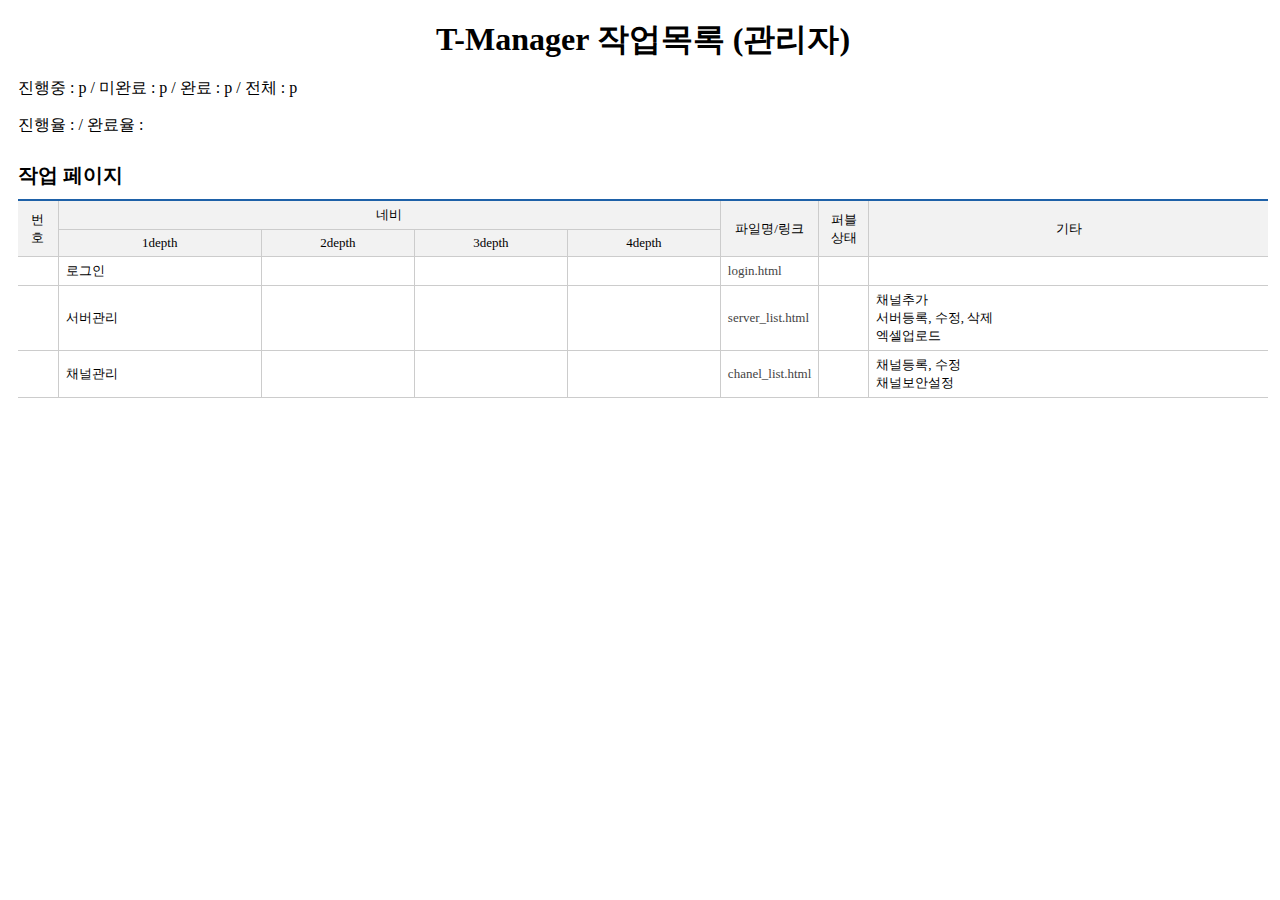
<file: html/index.html>
<!DOCTYPE html>
<html lang="ko" xml:lang="ko">
<head>
<meta http-equiv="Content-Type" content="text/html; charset=UTF-8"> 
<meta charset="UTF-8">
<meta name="author" content="">
<meta name="keywords" content="">
<meta name="description" content="">
<title>T-Manager (관리자)</title>
<script
src="http://code.jquery.com/jquery-2.2.4.js"
integrity="sha256-iT6Q9iMJYuQiMWNd9lDyBUStIq/8PuOW33aOqmvFpqI="
crossorigin="anonymous"></script>
<style type="text/css">
	#guide_wrap {padding:10px;width:1250px;margin:0 auto;}
	table {border-collapse:collapse;border-spacing:0;}
	table + table{margin-top:30px;}
	table caption{text-align:left;padding:10px 0;font-size:20px;font-weight:bold;}
	table th, strong {font-weight:normal;}
	h1{
		margin:0 0 10px 0;
		text-align:center;
		font-size:2em;
		color:#000
	}
	a {text-decoration:none;}
	a:hover {text-decoration:underline;}
	table {
		width:100%;
		margin-top:5px;
		border-top:2px solid #1e61a8;
	}
	table th, table td{
		padding:5px 7px;
		border-left:1px solid #ccc; border-bottom:1px solid #ccc;
	}
	table th:rowspan + th, table td:rowspan + td{border-left:1px solid #ccc;}
	td.lineli, th.lineli {border-left:1px solid #ccc !important;}
	table th:first-child, table td:first-child{border-left:0 none}
	table thead th {
		font-family:'ngB';
		font-size:13px;
		color:#000;
		border-bottom:1px solid #ccc;
		background-color:#f2f2f2;
	}
	table td{font-size:13px;}
	a{color:#444;}
	.no, .date, .work {
		text-align:center;
		padding:5px 0
	}

	tr.on {background-color: #f5fed0}

	.lastmdate {color: #1155CC;}
	.stand_by {color:#777;}
	.ing, .per_2 {color:#4848D4 !important;}
	.curr_n, .per, .end {color:#ff0000 !important;}

	.division td{border-top:2px solid #7e8e9e}
	table tr.division:first-child td{border-top:0 none;}
	.date{display:none;}
		table td.dd{background-color:#daf1ff}
		span.ss{background-color:#cff3ef;display:block;padding:3px 5px;}

</style>
</head>
<body>
<div id="wrap" class="wrap">
<!-- eniter wrap -->
<div id="guide_wrap">
	<div class="header">
		<h1>T-Manager 작업목록 (관리자)</h1>
		<p>진행중 : <span class="ing_n"></span>p / 미완료 : <span class="notcurr_n"></span>p / 완료 : <span class="curr_n"></span>p / 전체 : <span class="total_n"></span>p</p>
		<p>진행율 : <span class="per_2"></span> / 완료율 : <span class="per"></span></p>
	</div>
	<div class="list_w">
		<table class="codinglist">
			<caption>작업 페이지</caption>
			<colgroup>
				<col style="width:40px">
				<col>
				<col>
				<col>
				<col>
				<col style="width:5%">
				<col style="width:50px">
				<col>
			</colgroup>
			<thead>
				<tr>
					<th rowspan="2">번호</th>
					<th colspan="4">네비</th>
					<th rowspan="2">파일명/링크</th>
					<th rowspan="2">퍼블상태</th>
					<th rowspan="2">기타</th>
				</tr>
				<tr>
					<th class="lineli">1depth</th>
					<th>2depth</th>
					<th>3depth</th>
					<th>4depth</th>
				</tr>
			</thead>
			<tbody>
				<tr>
					<td class="no"></td>
					<td>로그인</td>
					<td></td>
					<td></td>
					<td></td>
					<td class="link"><a href="./login/login.html" target="_blank">login.html</a></td>
					<td class="date">2024-06-23</td>
					<td class="work"></td>
					<td class="etc"></td>
				</tr>
				<tr>
					<td class="no"></td>
					<td>서버관리</td>
					<td></td>
					<td></td>
					<td></td>
					<td class="link"><a href="./basic/server_list.html" target="_blank">server_list.html</a></td>
					<td class="date">2024-06-23</td>
					<td class="work"></td>
					<td class="etc">
						채널추가<br/>
						서버등록, 수정, 삭제<br/>
						엑셀업로드
					</td>
				</tr>
				<tr>
					<td class="no"></td>
					<td>채널관리</td>
					<td></td>
					<td></td>
					<td></td>
					<td class="link"><a href="./basic/chanel_list.html" target="_blank">chanel_list.html</a></td>
					<td class="date">2024-06-23</td>
					<td class="work"></td>
					<td class="etc">
						채널등록, 수정<br/>
						채널보안설정

					</td>
				</tr>
			</tbody>
		</table>
	</div>
</div>

<script type="text/javascript">
	$(function () {
		$(".tab_menu li a").click(function () {
			$(".tab_menu li a").removeClass("active");
			$(this).addClass("active");
			$(".list_w").hide().removeClass("codinglist")
			var activeTab = $(this).attr("rel");
			$("#" + activeTab).fadeIn().addClass("codinglist");
			chkList();
		});
		chkList();
	});

	function chkList(){
		var tatal_n = $(".codinglist tbody tr").length;
		var curr_n = 0;
		var ing_n = 0;
		$(".codinglist td.link a").each(function() {
			$(this).closest('tr').find('.work').text('대기중').addClass('stand_by');
			if($(this).attr('href') != '#' && $(this).text().length > 0 && $(this).closest('tr').find('.date').text().length > 4){
				curr_n++;
				$(this).closest('tr').find('.work').text('완료').addClass('end');
			} else if ($(this).text().length > 0 && $(this).attr('href') != '#') {
				ing_n++;
				$(this).closest('tr').find('.work').text('진행중').addClass('ing');
			}
		});

		$(".codinglist tbody tr").each(function() {
			var index = $(this).index()+1;
			$(this).children(".codinglist td.no").text(index);
		});

		$(".codinglist .no + td").each(function() {
			if($(this).text() != ""){
				$(this).parent('tr').addClass('division');
			}
		});

		$(".codinglist td").click(function() {
			$(".codinglist tr").removeClass("on");
			$(this).parent(".codinglist tr").addClass("on");
		});

		$('.total_n').text(tatal_n);
		$('.curr_n').text(curr_n);
		$('.notcurr_n').text(tatal_n - curr_n);
		$('.ing_n').text(ing_n).addClass('ing');
		$('.per').text(Math.floor((curr_n/tatal_n)*100) + '%');
		$('.per_2').text(Math.floor((ing_n/tatal_n)*100) + '%');
	}

</script>
</div><!-- //wrap -->
</body>
</html>
</file>
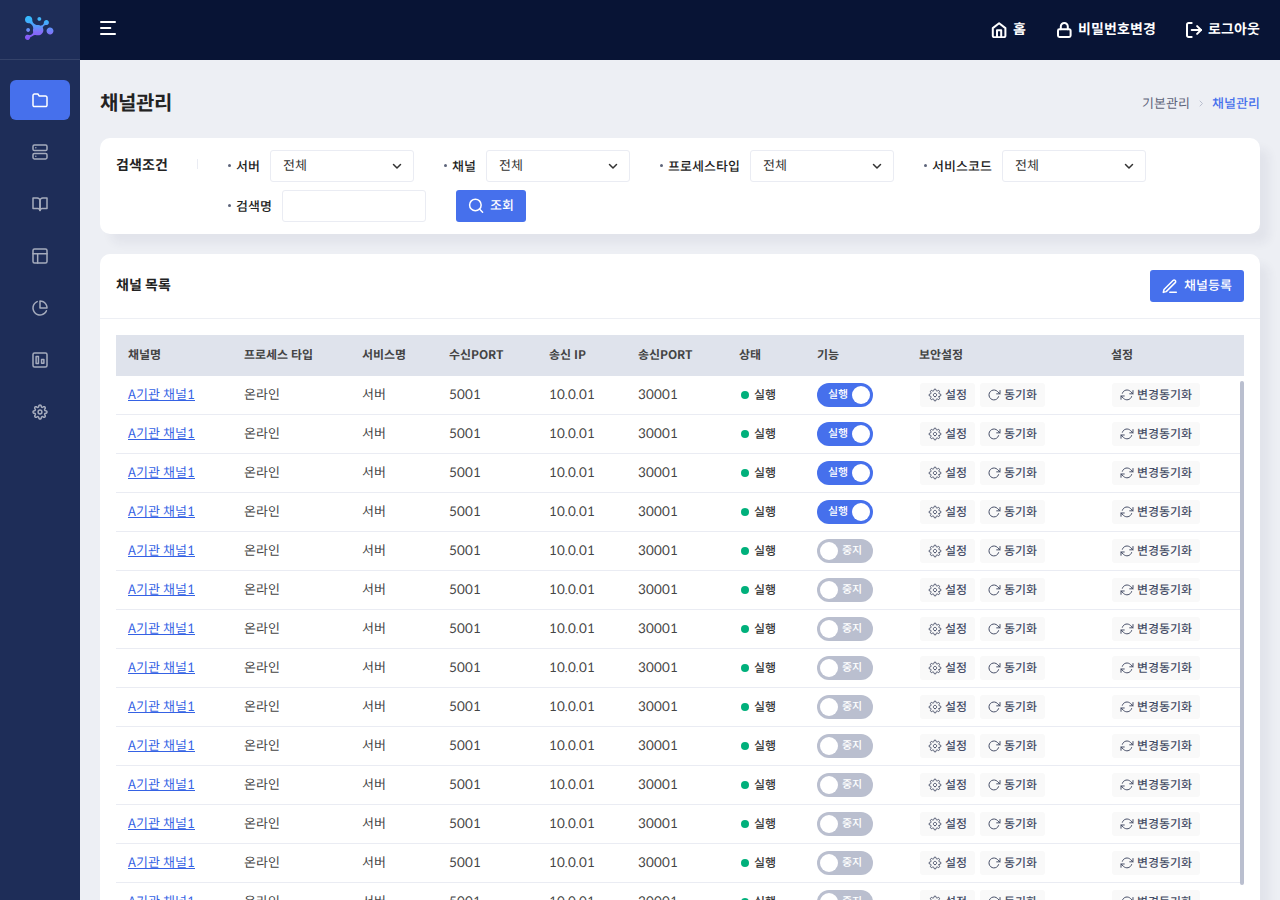
<file: html/basic/chanel_list.html>
<!DOCTYPE html>
<html lang="ko">
<head>
<meta charset="utf-8">
<meta http-equiv="X-UA-Compatible" content="IE=edge, chrome=1">
<meta name="viewport" content="width=1200"/>
<link rel="canonical" href="">
<link rel="shortcut icon" type="image/x-icon" href="">
<meta name="keywords" content="">
<meta name="description" content="">
<meta property="og:title" content=""/>
<meta property="og:url" content="" />
<meta property="og:image" content="" />
<meta property="og:site_name" content=""/>
<meta property="og:description" content="" />
<title>T-Manager</title>
<link rel="stylesheet" type="text/css" href="../../assets/css/normalize.css" />
<link rel="stylesheet" type="text/css" href="../../assets/css/common.css" />
<link rel="stylesheet" type="text/css" href="../../assets/css/content.css" />
<link rel="stylesheet" type="text/css" href="../../assets/css/jquery-ui.css" />
<link rel="stylesheet" type="text/css" href="../../assets/css/simplebar.css" />
<script src="../../assets/js/jquery-3.4.1.min.js"></script>
<script src="../../assets/js/jquery-ui.min.js"></script>
<script src="../../assets/js/simplebar.min.js"></script>
<script src="../../assets/js/common.js"></script>
</head>
<body>

<!-- wrap -->
<div id="layout">
	<h1 id="header_h1">T-Manager</h1>
	<div id="skip_to_container">
		<!-- skip navigation -->
		<a href="#content">내용 바로가기</a>
		<a href="#nav">서비스메뉴 바로가기</a>
	</div>
	<hr class="hide" />	

	<!-- header -->
	<div id="aside">
        <script>
            //자바스크립트로 쿠키확인 후 처리하기때문에 약간의 딜레이가 있을수 있음. 딜레이 없이 하려면 회원db에 상태값 저장해서 로드시 클래스 출력해서 사용하면 됨.  쿠키 딜레이 최소화 하기위해 태그 바로밑에서 스크립트 실행
            const menuState = getCookie('menuState');
            const asideElement = document.getElementById('aside');
            if (menuState === 'open') {
                asideElement.classList.add('active');
            }
        </script>
		<div id="logo">
            <a href="../main/main.html" class="large"><img src="../../assets/images/logo.svg" alt="T-Manager"></a>
            <a href="../main/main.html" class="small"><img src="../../assets/images/logo_small.svg" alt="T-Manager"></a>
        </div>
        <div id="nav">
            <ul>
                <li class="active open"><a href="javascript:;"><img src="../../assets/images/nav_icon_basic.svg" class="nav_icon"><span>기본관리</span></a>
                    <ul>
                        <li><a href="../basic/server_list.html">서버관리</a></li> 
                        <li><a href="../basic/chanel_list.html" class="active">채널관리</a></li>
                        <li><a href="javascript:;">그룹관리</a></li>
                    </ul>
                </li>
                <li><a href="javascript:;"><img src="../../assets/images/nav_icon_server.svg" class="nav_icon"><span>서버설정</span></a>
                    <ul>
                        <li><a href="javascript:;">서버관리</a></li>
                        <li><a href="javascript:;">채널관리</a></li>
                        <li><a href="javascript:;">그룹관리</a></li>
                    </ul>
                </li>
                <li><a href="javascript:;"><img src="../../assets/images/nav_icon_professional.svg" class="nav_icon"><span>전문관리</span></a>
                    <ul>
                        <li><a href="javascript:;">서버관리</a></li>
                        <li><a href="javascript:;">채널관리</a></li>
                        <li><a href="javascript:;">그룹관리</a></li>
                    </ul>
                </li>
                <li><a href="javascript:;"><img src="../../assets/images/nav_icon_demon.svg" class="nav_icon"><span>데몬관리</span></a>
                    <ul>
                        <li><a href="javascript:;">서버관리</a></li>
                        <li><a href="javascript:;">채널관리</a></li>
                        <li><a href="javascript:;">그룹관리</a></li>
                    </ul>
                </li>
                <li><a href="javascript:;"><img src="../../assets/images/nav_icon_data.svg" class="nav_icon"><span>데이터관리</span></a>
                    <ul>
                        <li><a href="javascript:;">서버관리</a></li>
                        <li><a href="javascript:;">채널관리</a></li>
                        <li><a href="javascript:;">그룹관리</a></li>
                    </ul>
                </li>
                <li><a href="javascript:;"><img src="../../assets/images/nav_icon_statistics.svg" class="nav_icon"><span>통계관리</span></a>
                    <ul>
                        <li><a href="javascript:;">서버관리</a></li>
                        <li><a href="javascript:;">채널관리</a></li>
                        <li><a href="javascript:;">그룹관리</a></li>
                    </ul>
                </li>
                <li><a href="javascript:;"><img src="../../assets/images/nav_icon_operation.svg" class="nav_icon"><span>운영관리</span></a>
                    <ul>
                        <li><a href="javascript:;">서버관리</a></li>
                        <li><a href="javascript:;">채널관리</a></li>
                        <li><a href="javascript:;">그룹관리</a></li>
                    </ul>
                </li>
            </ul>
        </div>
	</div>
	<!-- //header -->	

    <div id="content_wrap">
        <div id="header">
            <div class="l">
                <button id="menu_toggle" type="button" onclick="asideActive();">메뉴열기</button>
                <script>
                    //자바스크립트로 쿠키확인 후 처리하기때문에 약간의 딜레이가 있을수 있음. 딜레이 없이 하려면 회원db에 상태값 저장해서 로드시 클래스 출력해서 사용하면 됨.  쿠키 딜레이 최소화 하기위해 태그 바로밑에서 스크립트 실행
                    const menuToggle = document.getElementById('menu_toggle');
                    if (menuState === 'open') {
                        menuToggle.classList.add('active');
                    }

                    //메뉴 토글 & 쿠키저장
                    function asideActive(){
                        const menuToggle = document.getElementById('menu_toggle');
                        const asideElement = document.getElementById('aside');

                        //메뉴 닫기
                        if(menuToggle.classList.contains('active')){
                            menuToggle.classList.remove('active');
                            asideElement.classList.remove('active');
                            setCookie('menuState', 'closed', 0);//쿠키저장
                        }else{//메뉴 열기
                            menuToggle.classList.add('active');
                            asideElement.classList.add('active');
                            setCookie('menuState', 'open', 0); //쿠키저장
                        }
                    }
                </script>
            </div>
            <div class="r">
                <div class="header_links">
                    <div class="item"><a href="javascript:;" class="home"><img src="../../assets/images/header_icon_home.svg" class="header_icon"><span>홈</span></a></div>
                    <div class="item"><a href="javascript:;" class="password"><img src="../../assets/images/header_icon_password.svg" class="header_icon"><span>비밀번호변경</span></a></div>
                    <div class="item"><a href="../login/login.html" class="logout"><img src="../../assets/images/header_icon_logout.svg" class="header_icon"><span>로그아웃</span></a></div>
                </div>
            </div>
        </div>
        <!-- content -->
        <div id="content">
            <div class="page_title">
                <h2>채널관리</h2>
                <div class="page_history">
                    <span class="item">기본관리</span>
                    <span class="item">채널관리</span>
                </div>
            </div>

            <div class="page">
                <div class="list_search w_box">
                    <div class="ls_title">검색조건</div>
                    <div class="ls_content">
                        <div class="item">
                            <div class="tit">서버</div>
                            <div class="cnt">
                                <div class="input_group">
                                    <!-- 페이지 로드 시 active된 옵션 기준으로 input hidden에 data-id 값 출력, select_selected에 문자 출력 -->
                                    <div class="custom_select">
                                        <input type="hidden">
                                        <button type="button" class="select_selected" onclick="customSelect(this)">전체</button>
                                        <div class="options design_scroll" data-simplebar>
                                            <div class="item"><a href="javascript:;" data-id="all" class="active" onclick="customSelectSelect(this)">전체</a></div>
                                            <div class="item"><a href="javascript:;" data-id="servercode1" onclick="customSelectSelect(this)">서버1</a></div>
                                            <div class="item"><a href="javascript:;" data-id="servercode2" onclick="customSelectSelect(this)">서버2</a></div>
                                            <div class="item"><a href="javascript:;" data-id="servercode3" onclick="customSelectSelect(this)">서버3</a></div>
                                            <div class="item"><a href="javascript:;" data-id="servercode4" onclick="customSelectSelect(this)">서버4</a></div>
                                            <div class="item"><a href="javascript:;" data-id="servercode5" onclick="customSelectSelect(this)">서버5</a></div>
                                            <div class="item"><a href="javascript:;" data-id="servercode6" onclick="customSelectSelect(this)">서버6</a></div>
                                            <div class="item"><a href="javascript:;" data-id="servercode7" onclick="customSelectSelect(this)">서버7</a></div>
                                            <div class="item"><a href="javascript:;" data-id="servercode8" onclick="customSelectSelect(this)">서버8</a></div>
                                        </div>
                                    </div>
                                </div>
                            </div>
                        </div>

                        <div class="item">
                            <div class="tit">채널</div>
                            <div class="cnt">
                                <div class="input_group">
                                    <!-- 페이지 로드 시 active된 옵션 기준으로 input hidden에 data-id 값 출력, select_selected에 문자 출력 -->
                                    <div class="custom_select">
                                        <input type="hidden">
                                        <button type="button" class="select_selected" onclick="customSelect(this)">전체</button>
                                        <div class="options design_scroll" data-simplebar>
                                            <div class="item"><a href="javascript:;" data-id="all" class="active" onclick="customSelectSelect(this)">전체</a></div>
                                            <div class="item"><a href="javascript:;" data-id="servercode1" onclick="customSelectSelect(this)">서버1</a></div>
                                            <div class="item"><a href="javascript:;" data-id="servercode2" onclick="customSelectSelect(this)">서버2</a></div>
                                            <div class="item"><a href="javascript:;" data-id="servercode3" onclick="customSelectSelect(this)">서버3</a></div>
                                            <div class="item"><a href="javascript:;" data-id="servercode4" onclick="customSelectSelect(this)">서버4</a></div>
                                            <div class="item"><a href="javascript:;" data-id="servercode5" onclick="customSelectSelect(this)">서버5</a></div>
                                            <div class="item"><a href="javascript:;" data-id="servercode6" onclick="customSelectSelect(this)">서버6</a></div>
                                            <div class="item"><a href="javascript:;" data-id="servercode7" onclick="customSelectSelect(this)">서버7</a></div>
                                            <div class="item"><a href="javascript:;" data-id="servercode8" onclick="customSelectSelect(this)">서버8</a></div>
                                        </div>
                                    </div>
                                </div>
                            </div>
                        </div>

                        <div class="item">
                            <div class="tit">프로세스타입</div>
                            <div class="cnt">
                                <div class="input_group">
                                    <!-- 페이지 로드 시 active된 옵션 기준으로 input hidden에 data-id 값 출력, select_selected에 문자 출력 -->
                                    <div class="custom_select">
                                        <input type="hidden">
                                        <button type="button" class="select_selected" onclick="customSelect(this)">전체</button>
                                        <div class="options design_scroll" data-simplebar>
                                            <div class="item"><a href="javascript:;" data-id="all" class="active" onclick="customSelectSelect(this)">전체</a></div>
                                            <div class="item"><a href="javascript:;" data-id="servercode1" onclick="customSelectSelect(this)">서버1</a></div>
                                            <div class="item"><a href="javascript:;" data-id="servercode2" onclick="customSelectSelect(this)">서버2</a></div>
                                            <div class="item"><a href="javascript:;" data-id="servercode3" onclick="customSelectSelect(this)">서버3</a></div>
                                            <div class="item"><a href="javascript:;" data-id="servercode4" onclick="customSelectSelect(this)">서버4</a></div>
                                            <div class="item"><a href="javascript:;" data-id="servercode5" onclick="customSelectSelect(this)">서버5</a></div>
                                            <div class="item"><a href="javascript:;" data-id="servercode6" onclick="customSelectSelect(this)">서버6</a></div>
                                            <div class="item"><a href="javascript:;" data-id="servercode7" onclick="customSelectSelect(this)">서버7</a></div>
                                            <div class="item"><a href="javascript:;" data-id="servercode8" onclick="customSelectSelect(this)">서버8</a></div>
                                        </div>
                                    </div>
                                </div>
                            </div>
                        </div>

                        <div class="item">
                            <div class="tit">서비스코드</div>
                            <div class="cnt">
                                <div class="input_group">
                                    <!-- 페이지 로드 시 active된 옵션 기준으로 input hidden에 data-id 값 출력, select_selected에 문자 출력 -->
                                    <div class="custom_select">
                                        <input type="hidden">
                                        <button type="button" class="select_selected" onclick="customSelect(this)">전체</button>
                                        <div class="options design_scroll" data-simplebar>
                                            <div class="item"><a href="javascript:;" data-id="all" class="active" onclick="customSelectSelect(this)">전체</a></div>
                                            <div class="item"><a href="javascript:;" data-id="servercode1" onclick="customSelectSelect(this)">서버1</a></div>
                                            <div class="item"><a href="javascript:;" data-id="servercode2" onclick="customSelectSelect(this)">서버2</a></div>
                                            <div class="item"><a href="javascript:;" data-id="servercode3" onclick="customSelectSelect(this)">서버3</a></div>
                                            <div class="item"><a href="javascript:;" data-id="servercode4" onclick="customSelectSelect(this)">서버4</a></div>
                                            <div class="item"><a href="javascript:;" data-id="servercode5" onclick="customSelectSelect(this)">서버5</a></div>
                                            <div class="item"><a href="javascript:;" data-id="servercode6" onclick="customSelectSelect(this)">서버6</a></div>
                                            <div class="item"><a href="javascript:;" data-id="servercode7" onclick="customSelectSelect(this)">서버7</a></div>
                                            <div class="item"><a href="javascript:;" data-id="servercode8" onclick="customSelectSelect(this)">서버8</a></div>
                                        </div>
                                    </div>
                                </div>
                            </div>
                        </div>

                        <div class="item">
                            <div class="tit">검색명</div>
                            <div class="cnt">
                                <div class="input_group">
                                    <input type="text">
                                </div>
                            </div>
                        </div>
                        
                        <div class="btns">
                            <button type="submit" class="btn btn_md btn_submit"><img src="../../assets/images/btn_icon_search.svg">조회</button>
                        </div>
                    </div>
                </div>

                <div class="row">
                    <div class="col_12 w_box">
                        <div class="card_header">
                            <div class="l">
                                <div class="card_title">채널 목록</div>
                            </div>
                            <div class="r">
                                <button type="button" class="btn btn_md btn_submit" onclick="openLayer('#chanel_registration')"><img src="../../assets/images/btn_icon_write.svg">채널등록</button>
                            </div>
                        </div>
                        <div class="card_body">
                            <!-- 
                                thead_fixed thead 스크롤 고정
                                table_nowrap 내용 줄바꿈없이 한줄로 보임
                             -->
                            <div class="table_list thead_fixed table_nowrap design_scroll" data-simplebar style="height:62.6rem;max-height:62.6rem;">
                                <table>
                                    <thead>
                                        <tr>
                                            <th>채널명</th>
                                            <th>프로세스 타입</th>
                                            <th>서비스명</th>
                                            <th>수신PORT</th>
                                            <th>송신 IP</th>
                                            <th>송신PORT</th>
                                            <th>상태</th>
                                            <th>기능</th>
                                            <th>보안설정</th>
                                            <th>설정</th>
                                        </tr>
                                    </thead>
                                    <tbody>
                                        <tr>
                                            <td><a href="javascript:;" class="link" onclick="openLayer('#chanel_modify')">A기관 채널1</a></td>
                                            <td>온라인</td>
                                            <td>서버</td>
                                            <td>5001</td>
                                            <td>10.0.01</td>
                                            <td>30001</td>
                                            <td><span class="status_circle green">실행</span></td>
                                            <td>
                                                <label class="check_control">
                                                    <input type="checkbox" checked>
                                                    <div class="checked_data">
                                                        <span class="data_checked">실행</span>
                                                        <span class="data_unchecked">중지</span>
                                                    </div>
                                                </label>
                                            </td>
                                            <td>
                                                <button type="button" class="btn btn_sm btn_gray" onclick="openLayer('#chanel_security')"><img src="../../assets/images/btn_icon_setting.svg">설정</button>
                                                <button type="button" class="btn btn_sm btn_gray"><img src="../../assets/images/btn_icon_reset.svg">동기화</button>
                                            </td>
                                            <td>
                                                <button type="button" class="btn btn_sm btn_gray"><img src="../../assets/images/btn_icon_change.svg">변경동기화</button>
                                            </td>
                                        </tr>
                                        <tr>
                                            <td><a href="javascript:;" class="link" onclick="openLayer('#chanel_modify')">A기관 채널1</a></td>
                                            <td>온라인</td>
                                            <td>서버</td>
                                            <td>5001</td>
                                            <td>10.0.01</td>
                                            <td>30001</td>
                                            <td><span class="status_circle green">실행</span></td>
                                            <td>
                                                <label class="check_control">
                                                    <input type="checkbox" checked>
                                                    <div class="checked_data">
                                                        <span class="data_checked">실행</span>
                                                        <span class="data_unchecked">중지</span>
                                                    </div>
                                                </label>
                                            </td>
                                            <td>
                                                <button type="button" class="btn btn_sm btn_gray" onclick="openLayer('#chanel_security')"><img src="../../assets/images/btn_icon_setting.svg">설정</button>
                                                <button type="button" class="btn btn_sm btn_gray"><img src="../../assets/images/btn_icon_reset.svg">동기화</button>
                                            </td>
                                            <td>
                                                <button type="button" class="btn btn_sm btn_gray"><img src="../../assets/images/btn_icon_change.svg">변경동기화</button>
                                            </td>
                                        </tr>
                                        <tr>
                                            <td><a href="javascript:;" class="link" onclick="openLayer('#chanel_modify')">A기관 채널1</a></td>
                                            <td>온라인</td>
                                            <td>서버</td>
                                            <td>5001</td>
                                            <td>10.0.01</td>
                                            <td>30001</td>
                                            <td><span class="status_circle green">실행</span></td>
                                            <td>
                                                <label class="check_control">
                                                    <input type="checkbox" checked>
                                                    <div class="checked_data">
                                                        <span class="data_checked">실행</span>
                                                        <span class="data_unchecked">중지</span>
                                                    </div>
                                                </label>
                                            </td>
                                            <td>
                                                <button type="button" class="btn btn_sm btn_gray" onclick="openLayer('#chanel_security')"><img src="../../assets/images/btn_icon_setting.svg">설정</button>
                                                <button type="button" class="btn btn_sm btn_gray"><img src="../../assets/images/btn_icon_reset.svg">동기화</button>
                                            </td>
                                            <td>
                                                <button type="button" class="btn btn_sm btn_gray"><img src="../../assets/images/btn_icon_change.svg">변경동기화</button>
                                            </td>
                                        </tr>
                                        <tr>
                                            <td><a href="javascript:;" class="link" onclick="openLayer('#chanel_modify')">A기관 채널1</a></td>
                                            <td>온라인</td>
                                            <td>서버</td>
                                            <td>5001</td>
                                            <td>10.0.01</td>
                                            <td>30001</td>
                                            <td><span class="status_circle green">실행</span></td>
                                            <td>
                                                <label class="check_control">
                                                    <input type="checkbox" checked>
                                                    <div class="checked_data">
                                                        <span class="data_checked">실행</span>
                                                        <span class="data_unchecked">중지</span>
                                                    </div>
                                                </label>
                                            </td>
                                            <td>
                                                <button type="button" class="btn btn_sm btn_gray" onclick="openLayer('#chanel_security')"><img src="../../assets/images/btn_icon_setting.svg">설정</button>
                                                <button type="button" class="btn btn_sm btn_gray"><img src="../../assets/images/btn_icon_reset.svg">동기화</button>
                                            </td>
                                            <td>
                                                <button type="button" class="btn btn_sm btn_gray"><img src="../../assets/images/btn_icon_change.svg">변경동기화</button>
                                            </td>
                                        </tr><tr>
                                            <td><a href="javascript:;" class="link" onclick="openLayer('#chanel_modify')">A기관 채널1</a></td>
                                            <td>온라인</td>
                                            <td>서버</td>
                                            <td>5001</td>
                                            <td>10.0.01</td>
                                            <td>30001</td>
                                            <td><span class="status_circle green">실행</span></td>
                                            <td>
                                                <label class="check_control">
                                                    <input type="checkbox">
                                                    <div class="checked_data">
                                                        <span class="data_checked">실행</span>
                                                        <span class="data_unchecked">중지</span>
                                                    </div>
                                                </label>
                                            </td>
                                            <td>
                                                <button type="button" class="btn btn_sm btn_gray" onclick="openLayer('#chanel_security')"><img src="../../assets/images/btn_icon_setting.svg">설정</button>
                                                <button type="button" class="btn btn_sm btn_gray"><img src="../../assets/images/btn_icon_reset.svg">동기화</button>
                                            </td>
                                            <td>
                                                <button type="button" class="btn btn_sm btn_gray"><img src="../../assets/images/btn_icon_change.svg">변경동기화</button>
                                            </td>
                                        </tr><tr>
                                            <td><a href="javascript:;" class="link" onclick="openLayer('#chanel_modify')">A기관 채널1</a></td>
                                            <td>온라인</td>
                                            <td>서버</td>
                                            <td>5001</td>
                                            <td>10.0.01</td>
                                            <td>30001</td>
                                            <td><span class="status_circle green">실행</span></td>
                                            <td>
                                                <label class="check_control">
                                                    <input type="checkbox">
                                                    <div class="checked_data">
                                                        <span class="data_checked">실행</span>
                                                        <span class="data_unchecked">중지</span>
                                                    </div>
                                                </label>
                                            </td>
                                            <td>
                                                <button type="button" class="btn btn_sm btn_gray" onclick="openLayer('#chanel_security')"><img src="../../assets/images/btn_icon_setting.svg">설정</button>
                                                <button type="button" class="btn btn_sm btn_gray"><img src="../../assets/images/btn_icon_reset.svg">동기화</button>
                                            </td>
                                            <td>
                                                <button type="button" class="btn btn_sm btn_gray"><img src="../../assets/images/btn_icon_change.svg">변경동기화</button>
                                            </td>
                                        </tr><tr>
                                            <td><a href="javascript:;" class="link" onclick="openLayer('#chanel_modify')">A기관 채널1</a></td>
                                            <td>온라인</td>
                                            <td>서버</td>
                                            <td>5001</td>
                                            <td>10.0.01</td>
                                            <td>30001</td>
                                            <td><span class="status_circle green">실행</span></td>
                                            <td>
                                                <label class="check_control">
                                                    <input type="checkbox">
                                                    <div class="checked_data">
                                                        <span class="data_checked">실행</span>
                                                        <span class="data_unchecked">중지</span>
                                                    </div>
                                                </label>
                                            </td>
                                            <td>
                                                <button type="button" class="btn btn_sm btn_gray" onclick="openLayer('#chanel_security')"><img src="../../assets/images/btn_icon_setting.svg">설정</button>
                                                <button type="button" class="btn btn_sm btn_gray"><img src="../../assets/images/btn_icon_reset.svg">동기화</button>
                                            </td>
                                            <td>
                                                <button type="button" class="btn btn_sm btn_gray"><img src="../../assets/images/btn_icon_change.svg">변경동기화</button>
                                            </td>
                                        </tr><tr>
                                            <td><a href="javascript:;" class="link" onclick="openLayer('#chanel_modify')">A기관 채널1</a></td>
                                            <td>온라인</td>
                                            <td>서버</td>
                                            <td>5001</td>
                                            <td>10.0.01</td>
                                            <td>30001</td>
                                            <td><span class="status_circle green">실행</span></td>
                                            <td>
                                                <label class="check_control">
                                                    <input type="checkbox">
                                                    <div class="checked_data">
                                                        <span class="data_checked">실행</span>
                                                        <span class="data_unchecked">중지</span>
                                                    </div>
                                                </label>
                                            </td>
                                            <td>
                                                <button type="button" class="btn btn_sm btn_gray" onclick="openLayer('#chanel_security')"><img src="../../assets/images/btn_icon_setting.svg">설정</button>
                                                <button type="button" class="btn btn_sm btn_gray"><img src="../../assets/images/btn_icon_reset.svg">동기화</button>
                                            </td>
                                            <td>
                                                <button type="button" class="btn btn_sm btn_gray"><img src="../../assets/images/btn_icon_change.svg">변경동기화</button>
                                            </td>
                                        </tr><tr>
                                            <td><a href="javascript:;" class="link" onclick="openLayer('#chanel_modify')">A기관 채널1</a></td>
                                            <td>온라인</td>
                                            <td>서버</td>
                                            <td>5001</td>
                                            <td>10.0.01</td>
                                            <td>30001</td>
                                            <td><span class="status_circle green">실행</span></td>
                                            <td>
                                                <label class="check_control">
                                                    <input type="checkbox">
                                                    <div class="checked_data">
                                                        <span class="data_checked">실행</span>
                                                        <span class="data_unchecked">중지</span>
                                                    </div>
                                                </label>
                                            </td>
                                            <td>
                                                <button type="button" class="btn btn_sm btn_gray" onclick="openLayer('#chanel_security')"><img src="../../assets/images/btn_icon_setting.svg">설정</button>
                                                <button type="button" class="btn btn_sm btn_gray"><img src="../../assets/images/btn_icon_reset.svg">동기화</button>
                                            </td>
                                            <td>
                                                <button type="button" class="btn btn_sm btn_gray"><img src="../../assets/images/btn_icon_change.svg">변경동기화</button>
                                            </td>
                                        </tr><tr>
                                            <td><a href="javascript:;" class="link" onclick="openLayer('#chanel_modify')">A기관 채널1</a></td>
                                            <td>온라인</td>
                                            <td>서버</td>
                                            <td>5001</td>
                                            <td>10.0.01</td>
                                            <td>30001</td>
                                            <td><span class="status_circle green">실행</span></td>
                                            <td>
                                                <label class="check_control">
                                                    <input type="checkbox">
                                                    <div class="checked_data">
                                                        <span class="data_checked">실행</span>
                                                        <span class="data_unchecked">중지</span>
                                                    </div>
                                                </label>
                                            </td>
                                            <td>
                                                <button type="button" class="btn btn_sm btn_gray" onclick="openLayer('#chanel_security')"><img src="../../assets/images/btn_icon_setting.svg">설정</button>
                                                <button type="button" class="btn btn_sm btn_gray"><img src="../../assets/images/btn_icon_reset.svg">동기화</button>
                                            </td>
                                            <td>
                                                <button type="button" class="btn btn_sm btn_gray"><img src="../../assets/images/btn_icon_change.svg">변경동기화</button>
                                            </td>
                                        </tr><tr>
                                            <td><a href="javascript:;" class="link" onclick="openLayer('#chanel_modify')">A기관 채널1</a></td>
                                            <td>온라인</td>
                                            <td>서버</td>
                                            <td>5001</td>
                                            <td>10.0.01</td>
                                            <td>30001</td>
                                            <td><span class="status_circle green">실행</span></td>
                                            <td>
                                                <label class="check_control">
                                                    <input type="checkbox">
                                                    <div class="checked_data">
                                                        <span class="data_checked">실행</span>
                                                        <span class="data_unchecked">중지</span>
                                                    </div>
                                                </label>
                                            </td>
                                            <td>
                                                <button type="button" class="btn btn_sm btn_gray" onclick="openLayer('#chanel_security')"><img src="../../assets/images/btn_icon_setting.svg">설정</button>
                                                <button type="button" class="btn btn_sm btn_gray"><img src="../../assets/images/btn_icon_reset.svg">동기화</button>
                                            </td>
                                            <td>
                                                <button type="button" class="btn btn_sm btn_gray"><img src="../../assets/images/btn_icon_change.svg">변경동기화</button>
                                            </td>
                                        </tr><tr>
                                            <td><a href="javascript:;" class="link" onclick="openLayer('#chanel_modify')">A기관 채널1</a></td>
                                            <td>온라인</td>
                                            <td>서버</td>
                                            <td>5001</td>
                                            <td>10.0.01</td>
                                            <td>30001</td>
                                            <td><span class="status_circle green">실행</span></td>
                                            <td>
                                                <label class="check_control">
                                                    <input type="checkbox">
                                                    <div class="checked_data">
                                                        <span class="data_checked">실행</span>
                                                        <span class="data_unchecked">중지</span>
                                                    </div>
                                                </label>
                                            </td>
                                            <td>
                                                <button type="button" class="btn btn_sm btn_gray" onclick="openLayer('#chanel_security')"><img src="../../assets/images/btn_icon_setting.svg">설정</button>
                                                <button type="button" class="btn btn_sm btn_gray"><img src="../../assets/images/btn_icon_reset.svg">동기화</button>
                                            </td>
                                            <td>
                                                <button type="button" class="btn btn_sm btn_gray"><img src="../../assets/images/btn_icon_change.svg">변경동기화</button>
                                            </td>
                                        </tr><tr>
                                            <td><a href="javascript:;" class="link" onclick="openLayer('#chanel_modify')">A기관 채널1</a></td>
                                            <td>온라인</td>
                                            <td>서버</td>
                                            <td>5001</td>
                                            <td>10.0.01</td>
                                            <td>30001</td>
                                            <td><span class="status_circle green">실행</span></td>
                                            <td>
                                                <label class="check_control">
                                                    <input type="checkbox">
                                                    <div class="checked_data">
                                                        <span class="data_checked">실행</span>
                                                        <span class="data_unchecked">중지</span>
                                                    </div>
                                                </label>
                                            </td>
                                            <td>
                                                <button type="button" class="btn btn_sm btn_gray" onclick="openLayer('#chanel_security')"><img src="../../assets/images/btn_icon_setting.svg">설정</button>
                                                <button type="button" class="btn btn_sm btn_gray"><img src="../../assets/images/btn_icon_reset.svg">동기화</button>
                                            </td>
                                            <td>
                                                <button type="button" class="btn btn_sm btn_gray"><img src="../../assets/images/btn_icon_change.svg">변경동기화</button>
                                            </td>
                                        </tr><tr>
                                            <td><a href="javascript:;" class="link" onclick="openLayer('#chanel_modify')">A기관 채널1</a></td>
                                            <td>온라인</td>
                                            <td>서버</td>
                                            <td>5001</td>
                                            <td>10.0.01</td>
                                            <td>30001</td>
                                            <td><span class="status_circle green">실행</span></td>
                                            <td>
                                                <label class="check_control">
                                                    <input type="checkbox">
                                                    <div class="checked_data">
                                                        <span class="data_checked">실행</span>
                                                        <span class="data_unchecked">중지</span>
                                                    </div>
                                                </label>
                                            </td>
                                            <td>
                                                <button type="button" class="btn btn_sm btn_gray" onclick="openLayer('#chanel_security')"><img src="../../assets/images/btn_icon_setting.svg">설정</button>
                                                <button type="button" class="btn btn_sm btn_gray"><img src="../../assets/images/btn_icon_reset.svg">동기화</button>
                                            </td>
                                            <td>
                                                <button type="button" class="btn btn_sm btn_gray"><img src="../../assets/images/btn_icon_change.svg">변경동기화</button>
                                            </td>
                                        </tr><tr>
                                            <td><a href="javascript:;" class="link" onclick="openLayer('#chanel_modify')">A기관 채널1</a></td>
                                            <td>온라인</td>
                                            <td>서버</td>
                                            <td>5001</td>
                                            <td>10.0.01</td>
                                            <td>30001</td>
                                            <td><span class="status_circle green">실행</span></td>
                                            <td>
                                                <label class="check_control">
                                                    <input type="checkbox">
                                                    <div class="checked_data">
                                                        <span class="data_checked">실행</span>
                                                        <span class="data_unchecked">중지</span>
                                                    </div>
                                                </label>
                                            </td>
                                            <td>
                                                <button type="button" class="btn btn_sm btn_gray" onclick="openLayer('#chanel_security')"><img src="../../assets/images/btn_icon_setting.svg">설정</button>
                                                <button type="button" class="btn btn_sm btn_gray"><img src="../../assets/images/btn_icon_reset.svg">동기화</button>
                                            </td>
                                            <td>
                                                <button type="button" class="btn btn_sm btn_gray"><img src="../../assets/images/btn_icon_change.svg">변경동기화</button>
                                            </td>
                                        </tr><tr>
                                            <td><a href="javascript:;" class="link" onclick="openLayer('#chanel_modify')">A기관 채널1</a></td>
                                            <td>온라인</td>
                                            <td>서버</td>
                                            <td>5001</td>
                                            <td>10.0.01</td>
                                            <td>30001</td>
                                            <td><span class="status_circle green">실행</span></td>
                                            <td>
                                                <label class="check_control">
                                                    <input type="checkbox">
                                                    <div class="checked_data">
                                                        <span class="data_checked">실행</span>
                                                        <span class="data_unchecked">중지</span>
                                                    </div>
                                                </label>
                                            </td>
                                            <td>
                                                <button type="button" class="btn btn_sm btn_gray" onclick="openLayer('#chanel_security')"><img src="../../assets/images/btn_icon_setting.svg">설정</button>
                                                <button type="button" class="btn btn_sm btn_gray"><img src="../../assets/images/btn_icon_reset.svg">동기화</button>
                                            </td>
                                            <td>
                                                <button type="button" class="btn btn_sm btn_gray"><img src="../../assets/images/btn_icon_change.svg">변경동기화</button>
                                            </td>
                                        </tr>
                                    </tbody>
                                </table>
                            </div>
                            <div class="list_action">
                                <div class="l">
                                    <div class="paging_select">
                                        <div class="input_group">
                                            <!-- 페이지 로드 시 active된 옵션 기준으로 input hidden에 data-id 값 출력, select_selected에 문자 출력 -->
                                            <div class="custom_select">
                                                <input type="hidden">
                                                <button type="button" class="select_selected" onclick="customSelect(this)">15</button>
                                                <div class="options design_scroll" data-simplebar>
                                                    <div class="item"><a href="javascript:;" data-id="15" class="active" onclick="customSelectSelect(this)">15</a></div>
                                                    <div class="item"><a href="javascript:;" data-id="30" onclick="customSelectSelect(this)">30</a></div>
                                                    <div class="item"><a href="javascript:;" data-id="45" onclick="customSelectSelect(this)">45</a></div>
                                                    <div class="item"><a href="javascript:;" data-id="50" onclick="customSelectSelect(this)">50</a></div>
                                                </div>
                                            </div>
                                        </div>
                                        <div class="page_status">1-15 of 50</div>
                                    </div>
                                </div>
                                <div class="r">
                                    <div class="paging">
                                        <a href="javascript:;" class="pg first disabled"></a>
                                        <a href="javascript:;" class="pg prev disabled"></a>
                                        <a href="javascript:;" class="pg first"></a>
                                        <a href="javascript:;" class="pg prev "></a>
                                        <a href="javascript:;">1</a>
                                        <a href="javascript:;" class="active">2</a>
                                        <a href="javascript:;">3</a>
                                        <a href="javascript:;">4</a>
                                        <a href="javascript:;">5</a>
                                        <a href="javascript:;" class="pg next"></a>
                                        <a href="javascript:;" class="pg end"></a>
                                        <a href="javascript:;" class="pg next disabled"></a>
                                        <a href="javascript:;" class="pg end disabled"></a>
                                    </div>
                                </div>
                            </div>
                        </div>
                    </div>
                </div>

            </div>
        </div>
        <!-- //content -->
    
        <div id="footer">
            <span class="ver">T-Manager 2.0</span>
            <span class="copy">Copyright ⓒ TrionSoft INC. ALL RIGTS RESERVED.</span>
        </div>
    </div>
</div>



<!-- 채널등록 -->
<div id="chanel_registration" class="layer_popup">
    <div class="layer_box design_scroll" style="max-width:85rem;">
        <div class="layer_header">
            <div class="layer_title">채널 등록</div>
            <button type="button" class="layer_close" onclick="closeLayer(this)">팝업 닫기</button>
        </div>
        <div class="layer_body">
            <div class="table_form">
                <table>
                    <colgroup>
                        <col style="width:124px;">
                        <col style="width:calc(50% - 124px);">
                        <col style="width:124px;">
                        <col style="width:calc(50% - 124px);">
                    </colgroup>
                    <tbody>
                        <tr>
                            <th>채널명</th>
                            <td colspan="3">
                                <div class="input_group">
                                    <input type="text" value="">
                                </div>
                            </td>
                        </tr>
                        <tr>
                            <th>프로세스 타입</th>
                            <td>
                                <div class="input_group">
                                    <div class="custom_select">
                                        <input type="hidden">
                                        <button type="button" class="select_selected" onclick="customSelect(this)">전체</button>
                                        <div class="options design_scroll" data-simplebar>
                                            <div class="item"><a href="javascript:;" data-id="all" class="active" onclick="customSelectSelect(this)">전체</a></div>
                                            <div class="item"><a href="javascript:;" data-id="12312313" onclick="customSelectSelect(this)">항목1</a></div>
                                            <div class="item"><a href="javascript:;" data-id="34534345" onclick="customSelectSelect(this)">항목2</a></div>
                                        </div>
                                    </div>
                                </div>
                            </td>
                            <th>서비스코드</th>
                            <td>
                                <div class="input_group">
                                    <div class="custom_select">
                                        <input type="hidden">
                                        <button type="button" class="select_selected" onclick="customSelect(this)">전체</button>
                                        <div class="options design_scroll" data-simplebar>
                                            <div class="item"><a href="javascript:;" data-id="all" class="active" onclick="customSelectSelect(this)">전체</a></div>
                                            <div class="item"><a href="javascript:;" data-id="12312313" onclick="customSelectSelect(this)">항목1</a></div>
                                            <div class="item"><a href="javascript:;" data-id="34534345" onclick="customSelectSelect(this)">항목2</a></div>
                                        </div>
                                    </div>
                                </div>
                            </td>
                        </tr>
                        <tr>
                            <th>수신 프로토콜</th>
                            <td>
                                <div class="input_group">
                                    <input type="text" value="">
                                </div>
                            </td>
                            <th>송신 프로토콜</th>
                            <td>
                                <div class="input_group">
                                    <input type="text" value="">
                                </div>
                            </td>
                        </tr>
                        <tr>
                            <th>수신 캐릭터셋</th>
                            <td>
                                <div class="input_group">
                                    <input type="text" value="">
                                </div>
                            </td>
                            <th>송신 캐릭터셋</th>
                            <td>
                                <div class="input_group">
                                    <input type="text" value="">
                                </div>
                            </td>
                        </tr>
                        <tr>
                            <th>수신 포트</th>
                            <td>
                                <div class="input_group">
                                    <input type="text" value="">
                                </div>
                            </td>
                            <th>송신 포트</th>
                            <td>
                                <div class="input_group">
                                    <input type="text" value="">
                                </div>
                            </td>
                        </tr>
                        <tr>
                            <th>송신 IP</th>
                            <td>
                                <div class="input_group">
                                    <input type="text" value="">
                                </div>
                            </td>
                            <th>세션수</th>
                            <td>
                                <div class="input_group">
                                    <input type="text" value="">
                                </div>
                            </td>
                        </tr>
                        <tr>
                            <th>재송신 횟수</th>
                            <td>
                                <div class="input_group">
                                    <input type="text" value="">
                                </div>
                            </td>
                            <th>데이터 고정길이</th>
                            <td>
                                <div class="input_group">
                                    <input type="text" value="">
                                </div>
                            </td>
                        </tr>
                        <tr>
                            <th>재접속 딜레이</th>
                            <td>
                                <div class="input_group">
                                    <input type="text" value="">
                                </div>
                            </td>
                            <th>응답 대기시간</th>
                            <td>
                                <div class="input_group">
                                    <input type="text" value="">
                                </div>
                            </td>
                        </tr>
                        <tr>
                            <th>URL</th>
                            <td colspan="3">
                                <div class="input_group">
                                    <input type="text" value="">
                                </div>
                            </td>
                        </tr>
                        <tr>
                            <th>기타1</th>
                            <td colspan="3">
                                <div class="input_group">
                                    <input type="text" value="">
                                </div>
                            </td>
                        </tr>
                        <tr>
                            <th>기타2</th>
                            <td colspan="3">
                                <div class="input_group">
                                    <input type="text" value="">
                                </div>
                            </td>
                        </tr>
                        <tr>
                            <th>기타3</th>
                            <td colspan="3">
                                <div class="input_group">
                                    <input type="text" value="">
                                </div>
                            </td>
                        </tr>
                        <tr>
                            <th>기타4</th>
                            <td colspan="3">
                                <div class="input_group">
                                    <input type="text" value="">
                                </div>
                            </td>
                        </tr>
                        <tr>
                            <th>기타5</th>
                            <td colspan="3">
                                <div class="input_group">
                                    <input type="text" value="">
                                </div>
                            </td>
                        </tr>
                        <tr>
                            <th>기타6</th>
                            <td colspan="3">
                                <div class="input_group">
                                    <input type="text" value="">
                                </div>
                            </td>
                        </tr>
                        <tr>
                            <th>기타7</th>
                            <td colspan="3">
                                <div class="input_group">
                                    <input type="text" value="">
                                </div>
                            </td>
                        </tr>
                        <tr>
                            <th>기타8</th>
                            <td colspan="3">
                                <div class="input_group">
                                    <input type="text" value="">
                                </div>
                            </td>
                        </tr>
                    </tbody>
                </table>
            </div>
        </div>
        <div class="layer_footer">
            <div class="lf_btns">
                <button type="button" class="btn btn_lg btn_gray" onclick="closeLayer(this)">닫기</button>
                <button type="button" class="btn btn_lg btn_submit">저장</button>
            </div>
        </div>
    </div>
    <span class="layer_bg" onclick="closeLayer(this)"></span>
</div>
<!-- //채널등록 -->

<!-- 채널수정 -->
<div id="chanel_modify" class="layer_popup">
    <div class="layer_box design_scroll" style="max-width:85rem;">
        <div class="layer_header">
            <div class="layer_title">채널 등록</div>
            <button type="button" class="layer_close" onclick="closeLayer(this)">팝업 닫기</button>
        </div>
        <div class="layer_body">
            <div class="table_form">
                <table>
                    <colgroup>
                        <col style="width:124px;">
                        <col style="width:calc(50% - 124px);">
                        <col style="width:124px;">
                        <col style="width:calc(50% - 124px);">
                    </colgroup>
                    <tbody>
                        <tr>
                            <th>채널명</th>
                            <td colspan="3">
                                <div class="input_group">
                                    <input type="text" value="A기관 채널1">
                                </div>
                            </td>
                        </tr>
                        <tr>
                            <th>프로세스 타입</th>
                            <td>
                                <div class="input_group">
                                    <div class="custom_select">
                                        <input type="hidden">
                                        <button type="button" class="select_selected" onclick="customSelect(this)"></button>
                                        <div class="options design_scroll" data-simplebar>
                                            <div class="item"><a href="javascript:;" data-id="all"  onclick="customSelectSelect(this)">전체</a></div>
                                            <div class="item"><a href="javascript:;" data-id="온라인" class="active" onclick="customSelectSelect(this)">온라인</a></div>
                                            <div class="item"><a href="javascript:;" data-id="항목2" onclick="customSelectSelect(this)">항목2</a></div>
                                        </div>
                                    </div>
                                </div>
                            </td>
                            <th>서비스코드</th>
                            <td>
                                <div class="input_group">
                                    <div class="custom_select">
                                        <input type="hidden">
                                        <button type="button" class="select_selected" onclick="customSelect(this)">전체</button>
                                        <div class="options design_scroll" data-simplebar>
                                            <div class="item"><a href="javascript:;" data-id="all" onclick="customSelectSelect(this)">전체</a></div>
                                            <div class="item"><a href="javascript:;" data-id="서버" class="active" onclick="customSelectSelect(this)">서버</a></div>
                                            <div class="item"><a href="javascript:;" data-id="항목2" onclick="customSelectSelect(this)">항목2</a></div>
                                        </div>
                                    </div>
                                </div>
                            </td>
                        </tr>
                        <tr>
                            <th>수신 프로토콜</th>
                            <td>
                                <div class="input_group">
                                    <input type="text" value="tcp">
                                </div>
                            </td>
                            <th>송신 프로토콜</th>
                            <td>
                                <div class="input_group">
                                    <input type="text" value="tcp">
                                </div>
                            </td>
                        </tr>
                        <tr>
                            <th>수신 캐릭터셋</th>
                            <td>
                                <div class="input_group">
                                    <input type="text" value="euc-kr">
                                </div>
                            </td>
                            <th>송신 캐릭터셋</th>
                            <td>
                                <div class="input_group">
                                    <input type="text" value="euc-kr">
                                </div>
                            </td>
                        </tr>
                        <tr>
                            <th>수신 포트</th>
                            <td>
                                <div class="input_group">
                                    <input type="text" value="50001">
                                </div>
                            </td>
                            <th>송신 포트</th>
                            <td>
                                <div class="input_group">
                                    <input type="text" value="60011">
                                </div>
                            </td>
                        </tr>
                        <tr>
                            <th>송신 IP</th>
                            <td>
                                <div class="input_group">
                                    <input type="text" value="127.0.0.1">
                                </div>
                            </td>
                            <th>세션수</th>
                            <td>
                                <div class="input_group">
                                    <input type="text" value="4">
                                </div>
                            </td>
                        </tr>
                        <tr>
                            <th>재송신 횟수</th>
                            <td>
                                <div class="input_group">
                                    <input type="text" value="">
                                </div>
                            </td>
                            <th>데이터 고정길이</th>
                            <td>
                                <div class="input_group">
                                    <input type="text" value="4">
                                </div>
                            </td>
                        </tr>
                        <tr>
                            <th>재접속 딜레이</th>
                            <td>
                                <div class="input_group">
                                    <input type="text" value="10">
                                </div>
                            </td>
                            <th>응답 대기시간</th>
                            <td>
                                <div class="input_group">
                                    <input type="text" value="">
                                </div>
                            </td>
                        </tr>
                        <tr>
                            <th>URL</th>
                            <td colspan="3">
                                <div class="input_group">
                                    <input type="text" value="">
                                </div>
                            </td>
                        </tr>
                        <tr>
                            <th>기타1</th>
                            <td colspan="3">
                                <div class="input_group">
                                    <input type="text" value="">
                                </div>
                            </td>
                        </tr>
                        <tr>
                            <th>기타2</th>
                            <td colspan="3">
                                <div class="input_group">
                                    <input type="text" value="">
                                </div>
                            </td>
                        </tr>
                        <tr>
                            <th>기타3</th>
                            <td colspan="3">
                                <div class="input_group">
                                    <input type="text" value="">
                                </div>
                            </td>
                        </tr>
                        <tr>
                            <th>기타4</th>
                            <td colspan="3">
                                <div class="input_group">
                                    <input type="text" value="">
                                </div>
                            </td>
                        </tr>
                        <tr>
                            <th>기타5</th>
                            <td colspan="3">
                                <div class="input_group">
                                    <input type="text" value="">
                                </div>
                            </td>
                        </tr>
                        <tr>
                            <th>기타6</th>
                            <td colspan="3">
                                <div class="input_group">
                                    <input type="text" value="">
                                </div>
                            </td>
                        </tr>
                        <tr>
                            <th>기타7</th>
                            <td colspan="3">
                                <div class="input_group">
                                    <input type="text" value="">
                                </div>
                            </td>
                        </tr>
                        <tr>
                            <th>기타8</th>
                            <td colspan="3">
                                <div class="input_group">
                                    <input type="text" value="">
                                </div>
                            </td>
                        </tr>
                    </tbody>
                </table>
            </div>
        </div>
        <div class="layer_footer">
            <div class="lf_btns">
                <button type="button" class="btn btn_lg btn_gray" onclick="closeLayer(this)">닫기</button>
                <button type="button" class="btn btn_lg btn_danger">삭제</button>
                <button type="button" class="btn btn_lg btn_submit">수정</button>
            </div>
        </div>
    </div>
    <span class="layer_bg" onclick="closeLayer(this)"></span>
</div>
<!-- //채널수정 -->


<!-- 채널 보안 설정 -->
<div id="chanel_security" class="layer_popup">
    <div class="layer_box design_scroll" style="max-width:60rem;">
        <div class="layer_header">
            <div class="layer_title">채널 보안 설정</div>
            <button type="button" class="layer_close" onclick="closeLayer(this);chanelSecurityCancel()">팝업 닫기</button>
        </div>
        <div class="layer_body">
            <div class="btn_list mb_15">
                <div class="l"></div>
                <div class="r">
                    <button type="button" id="chanel_security_registration" onclick="chanelSecurityRegistration()" class="btn btn_white btn_lg"><img src="../../assets/images/btn_icon_add.svg">추가</button>
                    <button type="button" id="chanel_security_cancel" onclick="chanelSecurityCancel()" class="btn btn_white btn_lg" style="display: none;"><img src="../../assets/images/btn_icon_minus.svg">닫기</button>
                </div>
            </div>
            <!-- 
            thead_fixed thead 스크롤 고정
            table_nowrap 내용 줄바꿈없이 한줄로 보임
            -->
            <div class="table_list table_line thead_fixed thead_light table_nowrap design_scroll" data-simplebar style="max-height:22.1rem;">
                <table>
                    <colgroup>
                        <col style="width:74px;">
                        <col>
                        <col style="width:204px;">
                    </colgroup>
                    <thead>
                        <tr>
                            <th>순번</th>
                            <th>IP</th>
                            <th>무시여부</th>
                        </tr>
                    </thead>
                    <tbody>
                        <tr>
                            <td data-text="서버1"><a href="javascript:;" class="link" onclick="chanelSecurityModify(this)">1</a></td>
                            <td data-text="123.234.2.1">123.234.2.1</td>
                            <td data-text="무시">무시</td>
                        </tr>
                        <tr>
                            <td data-text="서버2"><a href="javascript:;" class="link" onclick="chanelSecurityModify(this)">2</a></td>
                            <td data-text="192.168.0.1">192.168.0.1</td>
                            <td data-text="무시">무시</td>
                        </tr>
                        <tr>
                            <td data-text="서버3"><a href="javascript:;" class="link" onclick="chanelSecurityModify(this)">3</a></td>
                            <td data-text="555.123.5.7">555.123.5.7</td>
                            <td data-text="무시">무시</td>
                        </tr>
                        <tr>
                            <td data-text="서버4"><a href="javascript:;" class="link" onclick="chanelSecurityModify(this)">4</a></td>
                            <td data-text="222.111.2.2">222.111.2.2</td>
                            <td data-text="무시">무시</td>
                        </tr>
                        <tr>
                            <td data-text="서버5"><a href="javascript:;" class="link" onclick="chanelSecurityModify(this)">5</a></td>
                            <td data-text="777.888.9.2">777.888.9.2</td>
                            <td data-text="무시">무시</td>
                        </tr>
                        <tr>
                            <td data-text="서버6"><a href="javascript:;" class="link" onclick="chanelSecurityModify(this)">6</a></td>
                            <td data-text="212.555.2.7">212.555.2.7</td>
                            <td data-text="무시">무시</td>
                        </tr>
                    </tbody>
                </table>
            </div>
        </div>
        <div id="chanel_security_form" class="layer_body" style="display:none;">
            <div class="table_form">
                <table>
                    <colgroup>
                        <col style="width:104px;">
                        <col>
                    </colgroup>
                    <tbody>
                        <tr>
                            <th>서버명</th>
                            <td>
                                <div class="input_group">
                                    <input type="text" id="chanel_security_form1" class="chanel_security_form_input" value="">
                                </div>
                            </td>
                        </tr>
                        <tr>
                            <th>IP</th>
                            <td>
                                <div class="input_group">
                                    <input type="text" id="chanel_security_form2" class="chanel_security_form_input" value="">
                                </div>
                            </td>
                        </tr>
                        <tr>
                            <th>무시여부</th>
                            <td>
                                <div class="input_group">
                                    <input type="text" id="chanel_security_form3" class="chanel_security_form_input" value="">
                                </div>
                            </td>
                        </tr>
                    </tbody>
                </table>
            </div>
        </div>
        <div class="layer_footer">
            <div class="lf_btns">
                <button type="button" class="btn btn_lg btn_gray" onclick="closeLayer(this);chanelSecurityCancel()">닫기</button>
                <button type="button" id="chanel_security_remove" class="btn btn_lg btn_danger" style="display:none;">삭제</button>
                <button type="button" class="btn btn_lg btn_submit">저장</button>
            </div>
        </div>
    </div>
    <span class="layer_bg" onclick="closeLayer(this);chanelSecurityCancel()"></span>
</div>

<script>
    const chanel_security_registration = document.getElementById('chanel_security_registration');
    const chanel_security_cancel = document.getElementById('chanel_security_cancel');
    const chanel_security_form = document.getElementById('chanel_security_form');
    const chanel_security_form1 = document.getElementById('chanel_security_form1');
    const chanel_security_form2 = document.getElementById('chanel_security_form2');
    const chanel_security_form3 = document.getElementById('chanel_security_form3');
    const chanel_security_form_input = document.querySelectorAll('.chanel_security_form_input');
    const chanel_security_remove = document.getElementById('chanel_security_remove');
    
    function chanelSecurityRegistration(){//등록
        chanel_security_form.style.display = 'block';
        chanel_security_form_input.forEach(function(item){//폼초기화
            item.value = '';
        });
        chanel_security_registration.style.display = 'none';
        chanel_security_cancel.style.display = 'inline-flex';
        chanel_security_remove.style.display = 'none';
    }

    function chanelSecurityCancel(){//닫기
        chanel_security_form.style.display = 'none';
        chanel_security_form_input.forEach(function(item){//폼초기화
            item.value = '';
        });
        chanel_security_registration.style.display = 'inline-flex';
        chanel_security_cancel.style.display = 'none';
        chanel_security_remove.style.display = 'none';
    }

    function chanelSecurityModify(button){//항목 선택
        const button_parent = button.closest('tr');
        const data_text1 = button_parent.querySelector('td:nth-child(1)').getAttribute('data-text');
        const data_text2 = button_parent.querySelector('td:nth-child(2)').getAttribute('data-text');
        const data_text3 = button_parent.querySelector('td:nth-child(3)').getAttribute('data-text');

        chanel_security_form.style.display = 'block';
        chanel_security_registration.style.display = 'none';
        chanel_security_cancel.style.display = 'inline-flex';
        chanel_security_remove.style.display = 'block';

        chanel_security_form1.value = data_text1;
        chanel_security_form2.value = data_text2;
        chanel_security_form3.value = data_text3;
    }
</script>

<!-- //채널 보안 설정 -->
</body>
</html>
</file>
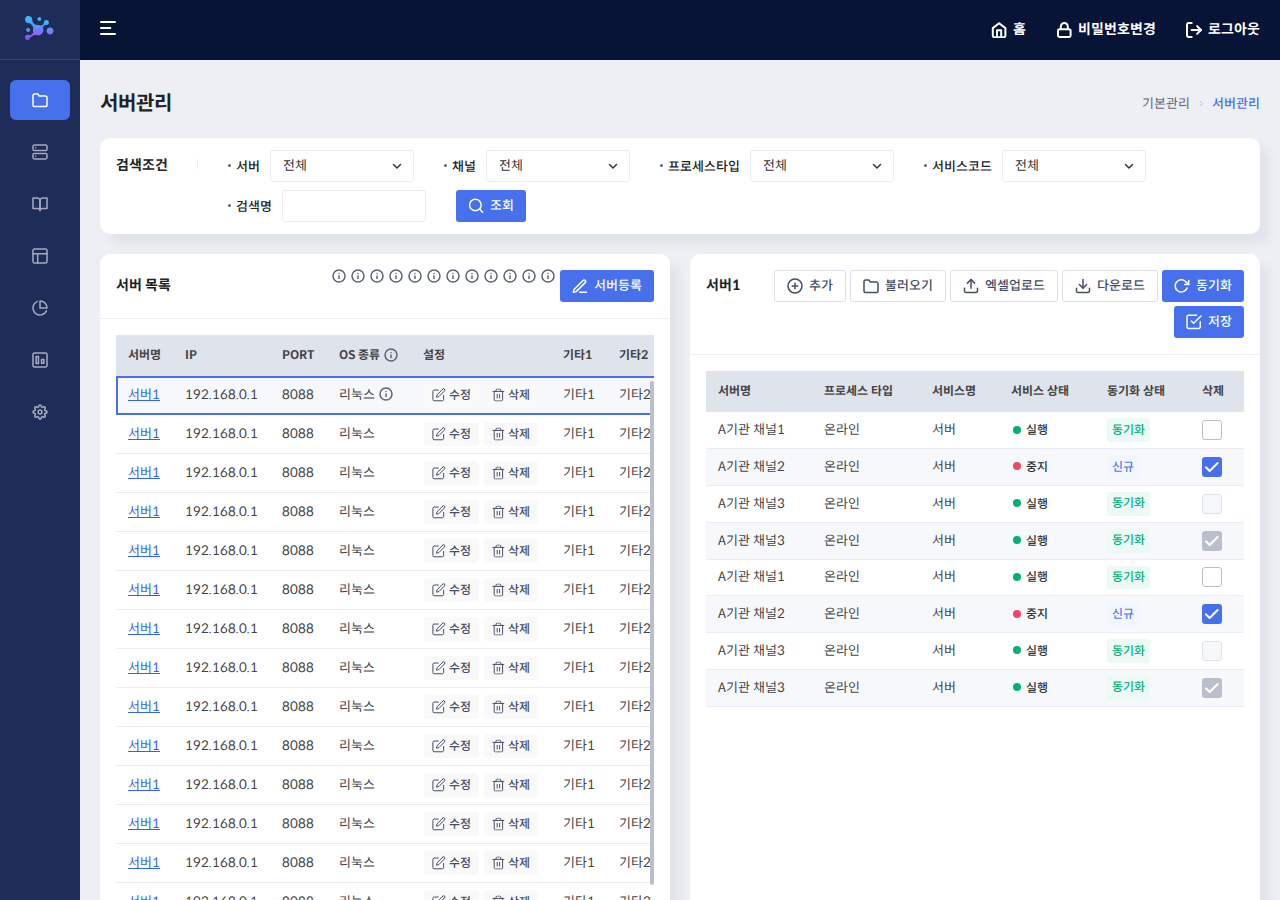
<file: html/basic/server_list.html>
<!DOCTYPE html>
<html lang="ko">
<head>
<meta charset="utf-8">
<meta http-equiv="X-UA-Compatible" content="IE=edge, chrome=1">
<meta name="viewport" content="width=1200"/>
<link rel="canonical" href="">
<link rel="shortcut icon" type="image/x-icon" href="">
<meta name="keywords" content="">
<meta name="description" content="">
<meta property="og:title" content=""/>
<meta property="og:url" content="" />
<meta property="og:image" content="" />
<meta property="og:site_name" content=""/>
<meta property="og:description" content="" />
<title>T-Manager</title>
<link rel="stylesheet" type="text/css" href="../../assets/css/normalize.css" />
<link rel="stylesheet" type="text/css" href="../../assets/css/common.css" />
<link rel="stylesheet" type="text/css" href="../../assets/css/content.css" />
<link rel="stylesheet" type="text/css" href="../../assets/css/jquery-ui.css" />
<link rel="stylesheet" type="text/css" href="../../assets/css/simplebar.css" />
<script src="../../assets/js/jquery-3.4.1.min.js"></script>
<script src="../../assets/js/jquery-ui.min.js"></script>
<script src="../../assets/js/simplebar.min.js"></script>
<script src="../../assets/js/common.js"></script>
</head>
<body>

<!-- wrap -->
<div id="layout">
	<h1 id="header_h1">T-Manager</h1>
	<div id="skip_to_container">
		<!-- skip navigation -->
		<a href="#content">내용 바로가기</a>
		<a href="#nav">서비스메뉴 바로가기</a>
	</div>
	<hr class="hide" />	

	<!-- header -->
	<div id="aside">
        <script>
            //자바스크립트로 쿠키확인 후 처리하기때문에 약간의 딜레이가 있을수 있음. 딜레이 없이 하려면 회원db에 상태값 저장해서 로드시 클래스 출력해서 사용하면 됨.  쿠키 딜레이 최소화 하기위해 태그 바로밑에서 스크립트 실행
            const menuState = getCookie('menuState');
            const asideElement = document.getElementById('aside');
            if (menuState === 'open') {
                asideElement.classList.add('active');
            }
        </script>
		<div id="logo">
            <a href="../main/main.html" class="large"><img src="../../assets/images/logo.svg" alt="T-Manager"></a>
            <a href="../main/main.html" class="small"><img src="../../assets/images/logo_small.svg" alt="T-Manager"></a>
        </div>
        <div id="nav">
            <ul>
                <li class="active open"><a href="javascript:;"><img src="../../assets/images/nav_icon_basic.svg" class="nav_icon"><span>기본관리</span></a>
                    <ul>
                        <li><a href="../basic/server_list.html" class="active">서버관리</a></li> 
                        <li><a href="../basic/chanel_list.html">채널관리</a></li>
                        <li><a href="javascript:;">그룹관리</a></li>
                    </ul>
                </li>
                <li><a href="javascript:;"><img src="../../assets/images/nav_icon_server.svg" class="nav_icon"><span>서버설정</span></a>
                    <ul>
                        <li><a href="javascript:;">서버관리</a></li>
                        <li><a href="javascript:;">채널관리</a></li>
                        <li><a href="javascript:;">그룹관리</a></li>
                    </ul>
                </li>
                <li><a href="javascript:;"><img src="../../assets/images/nav_icon_professional.svg" class="nav_icon"><span>전문관리</span></a>
                    <ul>
                        <li><a href="javascript:;">서버관리</a></li>
                        <li><a href="javascript:;">채널관리</a></li>
                        <li><a href="javascript:;">그룹관리</a></li>
                    </ul>
                </li>
                <li><a href="javascript:;"><img src="../../assets/images/nav_icon_demon.svg" class="nav_icon"><span>데몬관리</span></a>
                    <ul>
                        <li><a href="javascript:;">서버관리</a></li>
                        <li><a href="javascript:;">채널관리</a></li>
                        <li><a href="javascript:;">그룹관리</a></li>
                    </ul>
                </li>
                <li><a href="javascript:;"><img src="../../assets/images/nav_icon_data.svg" class="nav_icon"><span>데이터관리</span></a>
                    <ul>
                        <li><a href="javascript:;">서버관리</a></li>
                        <li><a href="javascript:;">채널관리</a></li>
                        <li><a href="javascript:;">그룹관리</a></li>
                    </ul>
                </li>
                <li><a href="javascript:;"><img src="../../assets/images/nav_icon_statistics.svg" class="nav_icon"><span>통계관리</span></a>
                    <ul>
                        <li><a href="javascript:;">서버관리</a></li>
                        <li><a href="javascript:;">채널관리</a></li>
                        <li><a href="javascript:;">그룹관리</a></li>
                    </ul>
                </li>
                <li><a href="javascript:;"><img src="../../assets/images/nav_icon_operation.svg" class="nav_icon"><span>운영관리</span></a>
                    <ul>
                        <li><a href="javascript:;">서버관리</a></li>
                        <li><a href="javascript:;">채널관리</a></li>
                        <li><a href="javascript:;">그룹관리</a></li>
                    </ul>
                </li>
            </ul>
        </div>
	</div>
	<!-- //header -->	

    <div id="content_wrap">
        <div id="header">
            <div class="l">
                <button id="menu_toggle" type="button" onclick="asideActive();">메뉴열기</button>
                <script>
                    //자바스크립트로 쿠키확인 후 처리하기때문에 약간의 딜레이가 있을수 있음. 딜레이 없이 하려면 회원db에 상태값 저장해서 로드시 클래스 출력해서 사용하면 됨.  쿠키 딜레이 최소화 하기위해 태그 바로밑에서 스크립트 실행
                    const menuToggle = document.getElementById('menu_toggle');
                    if (menuState === 'open') {
                        menuToggle.classList.add('active');
                    }

                    //메뉴 토글 & 쿠키저장
                    function asideActive(){
                        const menuToggle = document.getElementById('menu_toggle');
                        const asideElement = document.getElementById('aside');

                        //메뉴 닫기
                        if(menuToggle.classList.contains('active')){
                            menuToggle.classList.remove('active');
                            asideElement.classList.remove('active');
                            setCookie('menuState', 'closed', 0);//쿠키저장
                        }else{//메뉴 열기
                            menuToggle.classList.add('active');
                            asideElement.classList.add('active');
                            setCookie('menuState', 'open', 0); //쿠키저장
                        }
                    }
                </script>
            </div>
            <div class="r">
                <div class="header_links">
                    <div class="item"><a href="javascript:;" class="home"><img src="../../assets/images/header_icon_home.svg" class="header_icon"><span>홈</span></a></div>
                    <div class="item"><a href="javascript:;" class="password"><img src="../../assets/images/header_icon_password.svg" class="header_icon"><span>비밀번호변경</span></a></div>
                    <div class="item"><a href="../login/login.html" class="logout"><img src="../../assets/images/header_icon_logout.svg" class="header_icon"><span>로그아웃</span></a></div>
                </div>
            </div>
        </div>
        <!-- content -->
        <div id="content">
            <div class="page_title">
                <h2>서버관리</h2>
                <div class="page_history">
                    <span class="item">기본관리</span>
                    <span class="item">서버관리</span>
                </div>
            </div>

            <div class="page">
                <div class="list_search w_box">
                    <div class="ls_title">검색조건</div>
                    <div class="ls_content">
                        <div class="item">
                            <div class="tit">서버</div>
                            <div class="cnt">
                                <div class="input_group">
                                    <!-- 페이지 로드 시 active된 옵션 기준으로 input hidden에 data-id 값 출력, select_selected에 문자 출력 -->
                                    <div class="custom_select">
                                        <input type="hidden">
                                        <button type="button" class="select_selected" onclick="customSelect(this)">전체</button>
                                        <div class="options design_scroll" data-simplebar>
                                            <div class="item"><a href="javascript:;" data-id="all" class="active" onclick="customSelectSelect(this)">전체</a></div>
                                            <div class="item"><a href="javascript:;" data-id="servercode1" onclick="customSelectSelect(this)">서버1</a></div>
                                            <div class="item"><a href="javascript:;" data-id="servercode2" onclick="customSelectSelect(this)">서버2</a></div>
                                            <div class="item"><a href="javascript:;" data-id="servercode3" onclick="customSelectSelect(this)">서버3</a></div>
                                            <div class="item"><a href="javascript:;" data-id="servercode4" onclick="customSelectSelect(this)">서버4</a></div>
                                            <div class="item"><a href="javascript:;" data-id="servercode5" onclick="customSelectSelect(this)">서버5</a></div>
                                            <div class="item"><a href="javascript:;" data-id="servercode6" onclick="customSelectSelect(this)">서버6</a></div>
                                            <div class="item"><a href="javascript:;" data-id="servercode7" onclick="customSelectSelect(this)">서버7</a></div>
                                            <div class="item"><a href="javascript:;" data-id="servercode8" onclick="customSelectSelect(this)">서버8</a></div>
                                        </div>
                                    </div>
                                </div>
                            </div>
                        </div>

                        <div class="item">
                            <div class="tit">채널</div>
                            <div class="cnt">
                                <div class="input_group">
                                    <!-- 페이지 로드 시 active된 옵션 기준으로 input hidden에 data-id 값 출력, select_selected에 문자 출력 -->
                                    <div class="custom_select">
                                        <input type="hidden">
                                        <button type="button" class="select_selected" onclick="customSelect(this)">전체</button>
                                        <div class="options design_scroll" data-simplebar>
                                            <div class="item"><a href="javascript:;" data-id="all" class="active" onclick="customSelectSelect(this)">전체</a></div>
                                            <div class="item"><a href="javascript:;" data-id="servercode1" onclick="customSelectSelect(this)">서버1</a></div>
                                            <div class="item"><a href="javascript:;" data-id="servercode2" onclick="customSelectSelect(this)">서버2</a></div>
                                            <div class="item"><a href="javascript:;" data-id="servercode3" onclick="customSelectSelect(this)">서버3</a></div>
                                            <div class="item"><a href="javascript:;" data-id="servercode4" onclick="customSelectSelect(this)">서버4</a></div>
                                            <div class="item"><a href="javascript:;" data-id="servercode5" onclick="customSelectSelect(this)">서버5</a></div>
                                            <div class="item"><a href="javascript:;" data-id="servercode6" onclick="customSelectSelect(this)">서버6</a></div>
                                            <div class="item"><a href="javascript:;" data-id="servercode7" onclick="customSelectSelect(this)">서버7</a></div>
                                            <div class="item"><a href="javascript:;" data-id="servercode8" onclick="customSelectSelect(this)">서버8</a></div>
                                        </div>
                                    </div>
                                </div>
                            </div>
                        </div>

                        <div class="item">
                            <div class="tit">프로세스타입</div>
                            <div class="cnt">
                                <div class="input_group">
                                    <!-- 페이지 로드 시 active된 옵션 기준으로 input hidden에 data-id 값 출력, select_selected에 문자 출력 -->
                                    <div class="custom_select">
                                        <input type="hidden">
                                        <button type="button" class="select_selected" onclick="customSelect(this)">전체</button>
                                        <div class="options design_scroll" data-simplebar>
                                            <div class="item"><a href="javascript:;" data-id="all" class="active" onclick="customSelectSelect(this)">전체</a></div>
                                            <div class="item"><a href="javascript:;" data-id="servercode1" onclick="customSelectSelect(this)">서버1</a></div>
                                            <div class="item"><a href="javascript:;" data-id="servercode2" onclick="customSelectSelect(this)">서버2</a></div>
                                            <div class="item"><a href="javascript:;" data-id="servercode3" onclick="customSelectSelect(this)">서버3</a></div>
                                            <div class="item"><a href="javascript:;" data-id="servercode4" onclick="customSelectSelect(this)">서버4</a></div>
                                            <div class="item"><a href="javascript:;" data-id="servercode5" onclick="customSelectSelect(this)">서버5</a></div>
                                            <div class="item"><a href="javascript:;" data-id="servercode6" onclick="customSelectSelect(this)">서버6</a></div>
                                            <div class="item"><a href="javascript:;" data-id="servercode7" onclick="customSelectSelect(this)">서버7</a></div>
                                            <div class="item"><a href="javascript:;" data-id="servercode8" onclick="customSelectSelect(this)">서버8</a></div>
                                        </div>
                                    </div>
                                </div>
                            </div>
                        </div>

                        <div class="item">
                            <div class="tit">서비스코드</div>
                            <div class="cnt">
                                <div class="input_group">
                                    <!-- 페이지 로드 시 active된 옵션 기준으로 input hidden에 data-id 값 출력, select_selected에 문자 출력 -->
                                    <div class="custom_select">
                                        <input type="hidden">
                                        <button type="button" class="select_selected" onclick="customSelect(this)">전체</button>
                                        <div class="options design_scroll" data-simplebar>
                                            <div class="item"><a href="javascript:;" data-id="all" class="active" onclick="customSelectSelect(this)">전체</a></div>
                                            <div class="item"><a href="javascript:;" data-id="servercode1" onclick="customSelectSelect(this)">서버1</a></div>
                                            <div class="item"><a href="javascript:;" data-id="servercode2" onclick="customSelectSelect(this)">서버2</a></div>
                                            <div class="item"><a href="javascript:;" data-id="servercode3" onclick="customSelectSelect(this)">서버3</a></div>
                                            <div class="item"><a href="javascript:;" data-id="servercode4" onclick="customSelectSelect(this)">서버4</a></div>
                                            <div class="item"><a href="javascript:;" data-id="servercode5" onclick="customSelectSelect(this)">서버5</a></div>
                                            <div class="item"><a href="javascript:;" data-id="servercode6" onclick="customSelectSelect(this)">서버6</a></div>
                                            <div class="item"><a href="javascript:;" data-id="servercode7" onclick="customSelectSelect(this)">서버7</a></div>
                                            <div class="item"><a href="javascript:;" data-id="servercode8" onclick="customSelectSelect(this)">서버8</a></div>
                                        </div>
                                    </div>
                                </div>
                            </div>
                        </div>

                        <div class="item">
                            <div class="tit">검색명</div>
                            <div class="cnt">
                                <div class="input_group">
                                    <input type="text">
                                </div>
                            </div>
                        </div>
                        
                        <div class="btns">
                            <button type="submit" class="btn btn_md btn_submit"><img src="../../assets/images/btn_icon_search.svg">조회</button>
                        </div>
                    </div>
                </div>

                <div class="row">
                    <div class="col_6 w_box">
                        <div class="card_header">
                            <div class="l">
                                <div class="card_title">서버 목록</div>
                            </div>
                            <div class="r">
                                <div class="i_info"><div class="type1">This popover is used to provide information about this icon.</div></div>
                                <div class="i_info"><div class="type2">This popover is used to provide information about this icon.</div></div>
                                <div class="i_info"><div class="type3">This popover is used to provide information about this icon.</div></div>
                                <div class="i_info"><div class="type4">This popover is used to provide information about this icon.</div></div>
                                <div class="i_info"><div class="type5">This popover is used to provide information about this icon.</div></div>
                                <div class="i_info"><div class="type6">This popover is used to provide information about this icon.</div></div>
                                <div class="i_info"><div class="type7">This popover is used to provide information about this icon.</div></div>
                                <div class="i_info"><div class="type8">This popover is used to provide information about this icon.</div></div>
                                <div class="i_info"><div class="type9">This popover is used to provide information about this icon.</div></div>
                                <div class="i_info"><div class="type10">This popover is used to provide information about this icon.</div></div>
                                <div class="i_info"><div class="type11">This popover is used to provide information about this icon.</div></div>
                                <div class="i_info"><div class="type12">This popover is used to provide information about this icon.</div></div>
                                <button type="button" class="btn btn_md btn_submit" onclick="openLayer('#server_registration')"><img src="../../assets/images/btn_icon_write.svg">서버등록</button>
                            </div>
                        </div>
                        <div class="card_body">
                            <!-- 
                                thead_fixed thead 스크롤 고정
                                table_nowrap 내용 줄바꿈없이 한줄로 보임
                             -->
                            <div class="table_list thead_fixed table_nowrap design_scroll" data-simplebar style="height:62.6rem;max-height:62.6rem;">
                                <table>
                                    <thead>
                                        <tr>
                                            <th>서버명</th>
                                            <th>IP</th>
                                            <th>PORT</th>
                                            <th>OS 종류 <div class="i_info"><div class="type7">This popover is used to provide information about this icon.</div></div></th>
                                            <th>설정</th>
                                            <th>기타1</th>
                                            <th>기타2</th>
                                            <th>기타3</th>
                                            <th>기타4</th>
                                            <th>기타5</th>
                                            <th>기타6</th>
                                            <th>기타7</th>
                                            <th>기타8</th>
                                        </tr>
                                    </thead>
                                    <tbody>
                                        <tr class="active">
                                            <td><a href="javascript:;" class="link" onclick="trActive(this);">서버1</a></td>
                                            <td>192.168.0.1</td>
                                            <td>8088</td>
                                            <td>리눅스 <div class="i_info"><div class="type5">This popover is used to provide information about this icon.</div></div></td>
                                            <td>
                                                <button type="button" class="btn btn_sm btn_gray" onclick="openLayer('#server_modify')"><img src="../../assets/images/btn_icon_modify.svg">수정</button>
                                                <button type="button" class="btn btn_sm btn_gray" onclick="openLayer('#server_remove')"><img src="../../assets/images/btn_icon_remove.svg">삭제</button>
                                            </td>
                                            <td>기타1</td>
                                            <td>기타2</td>
                                            <td>기타3</td>
                                            <td>기타4</td>
                                            <td>기타5</td>
                                            <td>기타6</td>
                                            <td>기타7</td>
                                            <td>기타8</td>
                                        </tr>
                                        <tr>
                                            <td><a href="javascript:;" class="link" onclick="trActive(this);">서버1</a></td>
                                            <td>192.168.0.1</td>
                                            <td>8088</td>
                                            <td>리눅스</td>
                                            <td>
                                                <button type="button" class="btn btn_sm btn_gray" onclick="openLayer('#server_modify')"><img src="../../assets/images/btn_icon_modify.svg">수정</button>
                                                <button type="button" class="btn btn_sm btn_gray" onclick="openLayer('#server_remove')"><img src="../../assets/images/btn_icon_remove.svg">삭제</button>
                                            </td>
                                            <td>기타1</td>
                                            <td>기타2</td>
                                            <td>기타3</td>
                                            <td>기타4</td>
                                            <td>기타5</td>
                                            <td>기타6</td>
                                            <td>기타7</td>
                                            <td>기타8</td>
                                        </tr>
                                        <tr>
                                            <td><a href="javascript:;" class="link" onclick="trActive(this);">서버1</a></td>
                                            <td>192.168.0.1</td>
                                            <td>8088</td>
                                            <td>리눅스</td>
                                            <td>
                                                <button type="button" class="btn btn_sm btn_gray" onclick="openLayer('#server_modify')"><img src="../../assets/images/btn_icon_modify.svg">수정</button>
                                                <button type="button" class="btn btn_sm btn_gray" onclick="openLayer('#server_remove')"><img src="../../assets/images/btn_icon_remove.svg">삭제</button>
                                            </td>
                                            <td>기타1</td>
                                            <td>기타2</td>
                                            <td>기타3</td>
                                            <td>기타4</td>
                                            <td>기타5</td>
                                            <td>기타6</td>
                                            <td>기타7</td>
                                            <td>기타8</td>
                                        </tr>
                                        <tr>
                                            <td><a href="javascript:;" class="link" onclick="trActive(this);">서버1</a></td>
                                            <td>192.168.0.1</td>
                                            <td>8088</td>
                                            <td>리눅스</td>
                                            <td>
                                                <button type="button" class="btn btn_sm btn_gray" onclick="openLayer('#server_modify')"><img src="../../assets/images/btn_icon_modify.svg">수정</button>
                                                <button type="button" class="btn btn_sm btn_gray" onclick="openLayer('#server_remove')"><img src="../../assets/images/btn_icon_remove.svg">삭제</button>
                                            </td>
                                            <td>기타1</td>
                                            <td>기타2</td>
                                            <td>기타3</td>
                                            <td>기타4</td>
                                            <td>기타5</td>
                                            <td>기타6</td>
                                            <td>기타7</td>
                                            <td>기타8</td>
                                        </tr>
                                        <tr>
                                            <td><a href="javascript:;" class="link" onclick="trActive(this);">서버1</a></td>
                                            <td>192.168.0.1</td>
                                            <td>8088</td>
                                            <td>리눅스</td>
                                            <td>
                                                <button type="button" class="btn btn_sm btn_gray" onclick="openLayer('#server_modify')"><img src="../../assets/images/btn_icon_modify.svg">수정</button>
                                                <button type="button" class="btn btn_sm btn_gray" onclick="openLayer('#server_remove')"><img src="../../assets/images/btn_icon_remove.svg">삭제</button>
                                            </td>
                                            <td>기타1</td>
                                            <td>기타2</td>
                                            <td>기타3</td>
                                            <td>기타4</td>
                                            <td>기타5</td>
                                            <td>기타6</td>
                                            <td>기타7</td>
                                            <td>기타8</td>
                                        </tr>
                                        <tr>
                                            <td><a href="javascript:;" class="link" onclick="trActive(this);">서버1</a></td>
                                            <td>192.168.0.1</td>
                                            <td>8088</td>
                                            <td>리눅스</td>
                                            <td>
                                                <button type="button" class="btn btn_sm btn_gray" onclick="openLayer('#server_modify')"><img src="../../assets/images/btn_icon_modify.svg">수정</button>
                                                <button type="button" class="btn btn_sm btn_gray" onclick="openLayer('#server_remove')"><img src="../../assets/images/btn_icon_remove.svg">삭제</button>
                                            </td>
                                            <td>기타1</td>
                                            <td>기타2</td>
                                            <td>기타3</td>
                                            <td>기타4</td>
                                            <td>기타5</td>
                                            <td>기타6</td>
                                            <td>기타7</td>
                                            <td>기타8</td>
                                        </tr>
                                        <tr>
                                            <td><a href="javascript:;" class="link" onclick="trActive(this);">서버1</a></td>
                                            <td>192.168.0.1</td>
                                            <td>8088</td>
                                            <td>리눅스</td>
                                            <td>
                                                <button type="button" class="btn btn_sm btn_gray" onclick="openLayer('#server_modify')"><img src="../../assets/images/btn_icon_modify.svg">수정</button>
                                                <button type="button" class="btn btn_sm btn_gray" onclick="openLayer('#server_remove')"><img src="../../assets/images/btn_icon_remove.svg">삭제</button>
                                            </td>
                                            <td>기타1</td>
                                            <td>기타2</td>
                                            <td>기타3</td>
                                            <td>기타4</td>
                                            <td>기타5</td>
                                            <td>기타6</td>
                                            <td>기타7</td>
                                            <td>기타8</td>
                                        </tr>
                                        <tr>
                                            <td><a href="javascript:;" class="link" onclick="trActive(this);">서버1</a></td>
                                            <td>192.168.0.1</td>
                                            <td>8088</td>
                                            <td>리눅스</td>
                                            <td>
                                                <button type="button" class="btn btn_sm btn_gray" onclick="openLayer('#server_modify')"><img src="../../assets/images/btn_icon_modify.svg">수정</button>
                                                <button type="button" class="btn btn_sm btn_gray" onclick="openLayer('#server_remove')"><img src="../../assets/images/btn_icon_remove.svg">삭제</button>
                                            </td>
                                            <td>기타1</td>
                                            <td>기타2</td>
                                            <td>기타3</td>
                                            <td>기타4</td>
                                            <td>기타5</td>
                                            <td>기타6</td>
                                            <td>기타7</td>
                                            <td>기타8</td>
                                        </tr>
                                        <tr>
                                            <td><a href="javascript:;" class="link" onclick="trActive(this);">서버1</a></td>
                                            <td>192.168.0.1</td>
                                            <td>8088</td>
                                            <td>리눅스</td>
                                            <td>
                                                <button type="button" class="btn btn_sm btn_gray" onclick="openLayer('#server_modify')"><img src="../../assets/images/btn_icon_modify.svg">수정</button>
                                                <button type="button" class="btn btn_sm btn_gray" onclick="openLayer('#server_remove')"><img src="../../assets/images/btn_icon_remove.svg">삭제</button>
                                            </td>
                                            <td>기타1</td>
                                            <td>기타2</td>
                                            <td>기타3</td>
                                            <td>기타4</td>
                                            <td>기타5</td>
                                            <td>기타6</td>
                                            <td>기타7</td>
                                            <td>기타8</td>
                                        </tr>
                                        <tr>
                                            <td><a href="javascript:;" class="link" onclick="trActive(this);">서버1</a></td>
                                            <td>192.168.0.1</td>
                                            <td>8088</td>
                                            <td>리눅스</td>
                                            <td>
                                                <button type="button" class="btn btn_sm btn_gray" onclick="openLayer('#server_modify')"><img src="../../assets/images/btn_icon_modify.svg">수정</button>
                                                <button type="button" class="btn btn_sm btn_gray" onclick="openLayer('#server_remove')"><img src="../../assets/images/btn_icon_remove.svg">삭제</button>
                                            </td>
                                            <td>기타1</td>
                                            <td>기타2</td>
                                            <td>기타3</td>
                                            <td>기타4</td>
                                            <td>기타5</td>
                                            <td>기타6</td>
                                            <td>기타7</td>
                                            <td>기타8</td>
                                        </tr>
                                        <tr>
                                            <td><a href="javascript:;" class="link" onclick="trActive(this);">서버1</a></td>
                                            <td>192.168.0.1</td>
                                            <td>8088</td>
                                            <td>리눅스</td>
                                            <td>
                                                <button type="button" class="btn btn_sm btn_gray" onclick="openLayer('#server_modify')"><img src="../../assets/images/btn_icon_modify.svg">수정</button>
                                                <button type="button" class="btn btn_sm btn_gray" onclick="openLayer('#server_remove')"><img src="../../assets/images/btn_icon_remove.svg">삭제</button>
                                            </td>
                                            <td>기타1</td>
                                            <td>기타2</td>
                                            <td>기타3</td>
                                            <td>기타4</td>
                                            <td>기타5</td>
                                            <td>기타6</td>
                                            <td>기타7</td>
                                            <td>기타8</td>
                                        </tr>
                                        <tr>
                                            <td><a href="javascript:;" class="link" onclick="trActive(this);">서버1</a></td>
                                            <td>192.168.0.1</td>
                                            <td>8088</td>
                                            <td>리눅스</td>
                                            <td>
                                                <button type="button" class="btn btn_sm btn_gray" onclick="openLayer('#server_modify')"><img src="../../assets/images/btn_icon_modify.svg">수정</button>
                                                <button type="button" class="btn btn_sm btn_gray" onclick="openLayer('#server_remove')"><img src="../../assets/images/btn_icon_remove.svg">삭제</button>
                                            </td>
                                            <td>기타1</td>
                                            <td>기타2</td>
                                            <td>기타3</td>
                                            <td>기타4</td>
                                            <td>기타5</td>
                                            <td>기타6</td>
                                            <td>기타7</td>
                                            <td>기타8</td>
                                        </tr>
                                        <tr>
                                            <td><a href="javascript:;" class="link" onclick="trActive(this);">서버1</a></td>
                                            <td>192.168.0.1</td>
                                            <td>8088</td>
                                            <td>리눅스</td>
                                            <td>
                                                <button type="button" class="btn btn_sm btn_gray" onclick="openLayer('#server_modify')"><img src="../../assets/images/btn_icon_modify.svg">수정</button>
                                                <button type="button" class="btn btn_sm btn_gray" onclick="openLayer('#server_remove')"><img src="../../assets/images/btn_icon_remove.svg">삭제</button>
                                            </td>
                                            <td>기타1</td>
                                            <td>기타2</td>
                                            <td>기타3</td>
                                            <td>기타4</td>
                                            <td>기타5</td>
                                            <td>기타6</td>
                                            <td>기타7</td>
                                            <td>기타8</td>
                                        </tr>
                                        <tr>
                                            <td><a href="javascript:;" class="link" onclick="trActive(this);">서버1</a></td>
                                            <td>192.168.0.1</td>
                                            <td>8088</td>
                                            <td>리눅스</td>
                                            <td>
                                                <button type="button" class="btn btn_sm btn_gray" onclick="openLayer('#server_modify')"><img src="../../assets/images/btn_icon_modify.svg">수정</button>
                                                <button type="button" class="btn btn_sm btn_gray" onclick="openLayer('#server_remove')"><img src="../../assets/images/btn_icon_remove.svg">삭제</button>
                                            </td>
                                            <td>기타1</td>
                                            <td>기타2</td>
                                            <td>기타3</td>
                                            <td>기타4</td>
                                            <td>기타5</td>
                                            <td>기타6</td>
                                            <td>기타7</td>
                                            <td>기타8</td>
                                        </tr>
                                        <tr>
                                            <td><a href="javascript:;" class="link" onclick="trActive(this);">서버1</a></td>
                                            <td>192.168.0.1</td>
                                            <td>8088</td>
                                            <td>리눅스</td>
                                            <td>
                                                <button type="button" class="btn btn_sm btn_gray" onclick="openLayer('#server_modify')"><img src="../../assets/images/btn_icon_modify.svg">수정</button>
                                                <button type="button" class="btn btn_sm btn_gray" onclick="openLayer('#server_remove')"><img src="../../assets/images/btn_icon_remove.svg">삭제</button>
                                            </td>
                                            <td>기타1</td>
                                            <td>기타2</td>
                                            <td>기타3</td>
                                            <td>기타4</td>
                                            <td>기타5</td>
                                            <td>기타6</td>
                                            <td>기타7</td>
                                            <td>기타8</td>
                                        </tr>
                                        <tr>
                                            <td><a href="javascript:;" class="link" onclick="trActive(this);">서버1</a></td>
                                            <td>192.168.0.1</td>
                                            <td>8088</td>
                                            <td>리눅스</td>
                                            <td>
                                                <button type="button" class="btn btn_sm btn_gray" onclick="openLayer('#server_modify')"><img src="../../assets/images/btn_icon_modify.svg">수정</button>
                                                <button type="button" class="btn btn_sm btn_gray" onclick="openLayer('#server_remove')"><img src="../../assets/images/btn_icon_remove.svg">삭제</button>
                                            </td>
                                            <td>기타1</td>
                                            <td>기타2</td>
                                            <td>기타3</td>
                                            <td>기타4</td>
                                            <td>기타5</td>
                                            <td>기타6</td>
                                            <td>기타7</td>
                                            <td>기타8</td>
                                        </tr>
                                    </tbody>
                                </table>
                                <script>
                                    function trActive(button){
                                        const trAll = button.closest('tbody').querySelectorAll('tr');
                                        const tr = button.closest('tr');
                                        trAll.forEach(function(item){
                                            item.classList.remove('active');
                                        });
                                        tr.classList.add('active');
                                    }
                                </script>
                            </div>
                            <div class="list_action">
                                <div class="l">
                                    <div class="paging_select">
                                        <div class="input_group">
                                            <!-- 페이지 로드 시 active된 옵션 기준으로 input hidden에 data-id 값 출력, select_selected에 문자 출력 -->
                                            <div class="custom_select">
                                                <input type="hidden">
                                                <button type="button" class="select_selected" onclick="customSelect(this)">15</button>
                                                <div class="options design_scroll" data-simplebar>
                                                    <div class="item"><a href="javascript:;" data-id="15" class="active" onclick="customSelectSelect(this)">15</a></div>
                                                    <div class="item"><a href="javascript:;" data-id="30" onclick="customSelectSelect(this)">30</a></div>
                                                    <div class="item"><a href="javascript:;" data-id="45" onclick="customSelectSelect(this)">45</a></div>
                                                    <div class="item"><a href="javascript:;" data-id="50" onclick="customSelectSelect(this)">50</a></div>
                                                </div>
                                            </div>
                                        </div>
                                        <div class="page_status">1-15 of 50</div>
                                    </div>
                                </div>
                                <div class="r">
                                    <div class="paging">
                                        <a href="javascript:;" class="pg first disabled"></a>
                                        <a href="javascript:;" class="pg prev disabled"></a>
                                        <a href="javascript:;" class="pg first"></a>
                                        <a href="javascript:;" class="pg prev "></a>
                                        <a href="javascript:;">1</a>
                                        <a href="javascript:;" class="active">2</a>
                                        <a href="javascript:;">3</a>
                                        <a href="javascript:;">4</a>
                                        <a href="javascript:;">5</a>
                                        <a href="javascript:;" class="pg next"></a>
                                        <a href="javascript:;" class="pg end"></a>
                                        <a href="javascript:;" class="pg next disabled"></a>
                                        <a href="javascript:;" class="pg end disabled"></a>
                                    </div>
                                </div>
                            </div>
                        </div>
                    </div>

                    <div class="col_6 w_box">
                        <div class="card_header">
                            <div class="l">
                                <div class="card_title">서버1</div>
                            </div> 
                            <div class="r">
                                <button type="button" class="btn btn_md btn_white" onclick="openLayer('#chanel_registration')"><img src="../../assets/images/btn_icon_add.svg">추가</button>
                                <button type="button" class="btn btn_md btn_white"><img src="../../assets/images/btn_icon_folder.svg">불러오기</button>
                                <button type="button" class="btn btn_md btn_white" onclick="openLayer('#excel_upload')"><img src="../../assets/images/btn_icon_upload.svg">엑셀업로드</button>
                                <button type="button" class="btn btn_md btn_white"><img src="../../assets/images/btn_icon_download.svg">다운로드</button>
                                <button type="button" class="btn btn_md btn_submit"><img src="../../assets/images/btn_icon_reset2.svg">동기화</button>
                                <button type="button" class="btn btn_md btn_submit"><img src="../../assets/images/btn_icon_save.svg">저장</button>
                            </div>
                        </div>
                        <div class="card_body">
                            <!-- 
                                thead_fixed thead 스크롤 고정
                                table_nowrap 내용 줄바꿈없이 한줄로 보임
                             -->
                            <div class="table_list thead_fixed table_nowrap design_scroll" data-simplebar style="height:62.6rem;max-height:62.6rem;">
                                <table>
                                    <thead>
                                        <tr>
                                            <th>서버명</th>
                                            <th>프로세스 타입</th>
                                            <th>서비스명</th>
                                            <th>서비스 상태</th>
                                            <th>동기화 상태</th>
                                            <th>삭제</th>
                                        </tr>
                                    </thead>
                                    <tbody>
                                        <tr>
                                            <td>A기관 채널1</td>
                                            <td>온라인</td>
                                            <td>서버</td>
                                            <td><span class="status_circle green">실행</span></td>
                                            <td><span class="status_text green">동기화</span></td>

                                            <!-- checked_bg_tr이 있으면 체크시 상위 tr에 클래스 붙여줌 -->
                                            <td><label class="checkbox single"><input type="checkbox" class="checked_bg_tr"><span class="ck_icon"></span></label></td>
                                        </tr>
                                        <tr>
                                            <td>A기관 채널2</td>
                                            <td>온라인</td>
                                            <td>서버</td>
                                            <td><span class="status_circle red">중지</span></td>
                                            <td><span class="status_text blue">신규</span></td>
                                            <td><label class="checkbox single"><input type="checkbox" class="checked_bg_tr" checked><span class="ck_icon"></span></label></td>
                                        </tr>
                                        <tr>
                                            <td>A기관 채널3</td>
                                            <td>온라인</td>
                                            <td>서버</td>
                                            <td><span class="status_circle green">실행</span></td>
                                            <td><span class="status_text green">동기화</span></td>
                                            <td><label class="checkbox single"><input type="checkbox" class="checked_bg_tr" disabled><span class="ck_icon"></span></label></td>
                                        </tr>
                                        <tr>
                                            <td>A기관 채널3</td>
                                            <td>온라인</td>
                                            <td>서버</td>
                                            <td><span class="status_circle green">실행</span></td>
                                            <td><span class="status_text green">동기화</span></td>
                                            <td><label class="checkbox single"><input type="checkbox" class="checked_bg_tr" disabled checked><span class="ck_icon"></span></label></td>
                                        </tr>
                                        <tr>
                                            <td>A기관 채널1</td>
                                            <td>온라인</td>
                                            <td>서버</td>
                                            <td><span class="status_circle green">실행</span></td>
                                            <td><span class="status_text green">동기화</span></td>
                                            <td><label class="checkbox single"><input type="checkbox" class="checked_bg_tr"><span class="ck_icon"></span></label></td>
                                        </tr>
                                        <tr>
                                            <td>A기관 채널2</td>
                                            <td>온라인</td>
                                            <td>서버</td>
                                            <td><span class="status_circle red">중지</span></td>
                                            <td><span class="status_text blue">신규</span></td>
                                            <td><label class="checkbox single"><input type="checkbox" class="checked_bg_tr" checked><span class="ck_icon"></span></label></td>
                                        </tr>
                                        <tr>
                                            <td>A기관 채널3</td>
                                            <td>온라인</td>
                                            <td>서버</td>
                                            <td><span class="status_circle green">실행</span></td>
                                            <td><span class="status_text green">동기화</span></td>
                                            <td><label class="checkbox single"><input type="checkbox" class="checked_bg_tr" disabled><span class="ck_icon"></span></label></td>
                                        </tr>
                                        <tr>
                                            <td>A기관 채널3</td>
                                            <td>온라인</td>
                                            <td>서버</td>
                                            <td><span class="status_circle green">실행</span></td>
                                            <td><span class="status_text green">동기화</span></td>
                                            <td><label class="checkbox single"><input type="checkbox" class="checked_bg_tr" disabled checked><span class="ck_icon"></span></label></td>
                                        </tr>
                                    </tbody>
                                </table>
                            </div>
                            <div class="list_action">
                                <div class="l">
                                    <div class="paging_select">
                                        <div class="input_group">
                                            <!-- 페이지 로드 시 active된 옵션 기준으로 input hidden에 data-id 값 출력, select_selected에 문자 출력 -->
                                            <div class="custom_select">
                                                <input type="hidden">
                                                <button type="button" class="select_selected" onclick="customSelect(this)">15</button>
                                                <div class="options design_scroll" data-simplebar>
                                                    <div class="item"><a href="javascript:;" data-id="15" class="active" onclick="customSelectSelect(this)">15</a></div>
                                                    <div class="item"><a href="javascript:;" data-id="30" onclick="customSelectSelect(this)">30</a></div>
                                                    <div class="item"><a href="javascript:;" data-id="45" onclick="customSelectSelect(this)">45</a></div>
                                                    <div class="item"><a href="javascript:;" data-id="50" onclick="customSelectSelect(this)">50</a></div>
                                                </div>
                                            </div>
                                        </div>
                                        <div class="page_status">1-15 of 50</div>
                                    </div>
                                </div>
                                <div class="r">
                                    <div class="paging">
                                        <a href="javascript:;" class="pg first disabled"></a>
                                        <a href="javascript:;" class="pg prev disabled"></a>
                                        <a href="javascript:;" class="pg first"></a>
                                        <a href="javascript:;" class="pg prev "></a>
                                        <a href="javascript:;">1</a>
                                        <a href="javascript:;" class="active">2</a>
                                        <a href="javascript:;">3</a>
                                        <a href="javascript:;">4</a>
                                        <a href="javascript:;">5</a>
                                        <a href="javascript:;" class="pg next"></a>
                                        <a href="javascript:;" class="pg end"></a>
                                        <a href="javascript:;" class="pg next disabled"></a>
                                        <a href="javascript:;" class="pg end disabled"></a>
                                    </div>
                                </div>
                            </div>
                        </div>
                    </div>
                </div>

            </div>
        </div>
        <!-- //content -->
    
        <div id="footer">
            <span class="ver">T-Manager 2.0</span>
            <span class="copy">Copyright ⓒ TrionSoft INC. ALL RIGTS RESERVED.</span>
        </div>
    </div>
</div>


<!-- 서버등록 -->
<div id="server_registration" class="layer_popup">
    <div class="layer_box design_scroll" style="max-width:50rem;">
        <div class="layer_header">
            <div class="layer_title">서버 등록</div>
            <button type="button" class="layer_close" onclick="closeLayer(this)">팝업 닫기</button>
        </div>
        <div class="layer_body">
            <div class="table_form">
                <table>
                    <colgroup>
                        <col style="width:94px;">
                        <col style="width:calc(50% - 94px);">
                        <col style="width:94px;">
                        <col style="width:calc(50% - 94px);">
                    </colgroup>
                    <tbody>
                        <tr>
                            <th>서버명</th>
                            <td>
                                <div class="input_group">
                                    <input type="text">
                                </div>
                            </td>
                            <th>서버 OS</th>
                            <td>
                                <div class="input_group">
                                    <input type="text">
                                </div>
                            </td>
                        </tr>
                        <tr>
                            <th>IP</th>
                            <td>
                                <div class="input_group">
                                    <input type="text">
                                </div>
                            </td>
                            <th>PORT</th>
                            <td>
                                <div class="input_group">
                                    <input type="text">
                                </div>
                            </td>
                        </tr>
                        <tr>
                            <th>호스트명</th>
                            <td colspan="3">
                                <div class="input_group">
                                    <input type="text">
                                    <button class="btn btn_sm btn_gray"><img src="../../assets/images/btn_icon_search2.svg" alt="">조회</button>
                                </div>
                            </td>
                        </tr>
                    </tbody>
                </table>
            </div>
        </div>
        <div class="layer_footer">
            <div class="lf_btns">
                <button type="button" class="btn btn_lg btn_gray" onclick="closeLayer(this)">닫기</button>
                <button type="button" class="btn btn_lg btn_submit">저장</button>
            </div>
        </div>
    </div>
    <span class="layer_bg" onclick="closeLayer(this)"></span>
</div>
<!-- //서버등록 -->

<!-- 서버수정 -->
<div id="server_modify" class="layer_popup">
    <div class="layer_box design_scroll" style="max-width:50rem;">
        <div class="layer_header">
            <div class="layer_title">서버 수정</div>
            <button type="button" class="layer_close" onclick="closeLayer(this)">팝업 닫기</button>
        </div>
        <div class="layer_body">
            <div class="table_form">
                <table>
                    <colgroup>
                        <col style="width:94px;">
                        <col style="width:calc(50% - 94px);">
                        <col style="width:94px;">
                        <col style="width:calc(50% - 94px);">
                    </colgroup>
                    <tbody>
                        <tr>
                            <th>서버명</th>
                            <td>
                                <div class="input_group">
                                    <input type="text" value="서버1">
                                </div>
                            </td>
                            <th>서버 OS</th>
                            <td>
                                <div class="input_group">
                                    <input type="text" value="리눅스">
                                </div>
                            </td>
                        </tr>
                        <tr>
                            <th>IP</th>
                            <td>
                                <div class="input_group">
                                    <input type="text" value="192.168.0.1">
                                </div>
                            </td>
                            <th>PORT</th>
                            <td>
                                <div class="input_group">
                                    <!-- type="tel" 숫자만 입력가능 common.js -->
                                    <input type="tel" value="8088">
                                </div>
                            </td>
                        </tr>
                        <tr>
                            <th>호스트명</th>
                            <td colspan="3">
                                <div class="input_group">
                                    <input type="text" value="TSVM-1019">
                                    <button class="btn btn_sm btn_gray"><img src="../../assets/images/btn_icon_search2.svg" alt="">조회</button>
                                </div>
                            </td>
                        </tr>
                    </tbody>
                </table>
            </div>
        </div>
        <div class="layer_footer">
            <div class="lf_btns">
                <button type="button" class="btn btn_lg btn_gray" onclick="closeLayer(this)">닫기</button>
                <button type="button" class="btn btn_lg btn_submit">저장</button>
            </div>
        </div>
    </div>
    <span class="layer_bg" onclick="closeLayer(this)"></span>
</div>
<!-- //서버수정 -->

<!-- 서버삭제 -->
<div id="server_remove" class="layer_popup">
    <div class="layer_box design_scroll" style="max-width:50rem;">
        <div class="layer_header">
            <div class="layer_title">서버 삭제</div>
            <button type="button" class="layer_close" onclick="closeLayer(this)">팝업 닫기</button>
        </div>
        <div class="layer_body">
            <div class="text_alert mb_15">서버를 삭제하시겠습니까?</div>
            <div class="table_form">
                <table>
                    <colgroup>
                        <col style="width:94px;">
                        <col style="width:calc(50% - 94px);">
                        <col style="width:94px;">
                        <col style="width:calc(50% - 94px);">
                    </colgroup>
                    <tbody>
                        <tr>
                            <th>서버명</th>
                            <td>
                                <div class="input_group">
                                    <input type="text" value="서버1" readonly>
                                </div>
                            </td>
                            <th>서버 OS</th>
                            <td>
                                <div class="input_group">
                                    <input type="text" value="리눅스" readonly>
                                </div>
                            </td>
                        </tr>
                        <tr>
                            <th>IP</th>
                            <td>
                                <div class="input_group">
                                    <input type="text" value="192.168.0.1" readonly>
                                </div>
                            </td>
                            <th>PORT</th>
                            <td>
                                <div class="input_group">
                                    <!-- type="tel" 숫자만 입력가능 common.js -->
                                    <input type="tel" value="8088" readonly>
                                </div>
                            </td>
                        </tr>
                        <tr>
                            <th>호스트명</th>
                            <td colspan="3">
                                <div class="input_group">
                                    <input type="text" value="TSVM-1019" readonly>
                                    <button class="btn btn_sm btn_gray"><img src="../../assets/images/btn_icon_search2.svg" alt="">조회</button>
                                </div>
                            </td>
                        </tr>
                    </tbody>
                </table>
            </div>
        </div>
        <div class="layer_footer">
            <div class="lf_btns">
                <button type="button" class="btn btn_lg btn_gray" onclick="closeLayer(this)">닫기</button>
                <button type="button" class="btn btn_lg btn_danger">삭제</button>
            </div>
        </div>
    </div>
    <span class="layer_bg" onclick="closeLayer(this)"></span>
</div>
<!-- //서버삭제 -->


<!-- 채널추가 -->
<div id="chanel_registration" class="layer_popup">
    <div class="layer_box design_scroll" style="max-width:75rem;">
        <div class="layer_header">
            <div class="layer_title">채널 추가</div>
            <button type="button" class="layer_close" onclick="closeLayer(this)">팝업 닫기</button>
        </div>
        <div class="layer_body">
            <div class="simple_search">
                <form action="">
                    <div class="item">
                        <div class="tit">서버</div>
                        <div class="cnt">
                            <div class="input_group" style="width:20rem;">
                                <div class="custom_select">
                                    <input type="hidden">
                                    <button type="button" class="select_selected" onclick="customSelect(this)">전체</button>
                                    <div class="options design_scroll" data-simplebar>
                                        <div class="item"><a href="javascript:;" data-id="all" class="active" onclick="customSelectSelect(this)">전체</a></div>
                                        <div class="item"><a href="javascript:;" data-id="servercode1" onclick="customSelectSelect(this)">서버1</a></div>
                                        <div class="item"><a href="javascript:;" data-id="servercode2" onclick="customSelectSelect(this)">서버2</a></div>
                                        <div class="item"><a href="javascript:;" data-id="servercode3" onclick="customSelectSelect(this)">서버3</a></div>
                                        <div class="item"><a href="javascript:;" data-id="servercode4" onclick="customSelectSelect(this)">서버4</a></div>
                                        <div class="item"><a href="javascript:;" data-id="servercode5" onclick="customSelectSelect(this)">서버5</a></div>
                                        <div class="item"><a href="javascript:;" data-id="servercode6" onclick="customSelectSelect(this)">서버6</a></div>
                                        <div class="item"><a href="javascript:;" data-id="servercode7" onclick="customSelectSelect(this)">서버7</a></div>
                                        <div class="item"><a href="javascript:;" data-id="servercode8" onclick="customSelectSelect(this)">서버8</a></div>
                                    </div>
                                </div>
                            </div>
                        </div>
                    </div>
                    <div class="item">
                        <div class="tit">서버</div>
                        <div class="cnt">
                            <div class="input_group" style="width:27.4rem;">
                                <input type="text" placeholder="채널명을 입력하세요">
                            </div>
                        </div>
                    </div>
                    <div class="btns">
                        <button type="button" class="btn btn_md btn_submit">검색</button>
                    </div>
                </form>
            </div>

            <div class="simple_search">
                <form action="">
                    <div class="item">
                        <div class="tit">서버</div>
                        <div class="cnt">
                            <div class="input_group" style="width:42.8rem;">
                                <div class="custom_select" style="min-width:14.4rem;max-width:14.4rem">
                                    <input type="hidden">
                                    <button type="button" class="select_selected" onclick="customSelect(this)">전체</button>
                                    <div class="options design_scroll" data-simplebar>
                                        <div class="item"><a href="javascript:;" data-id="all" class="active" onclick="customSelectSelect(this)">전체</a></div>
                                        <div class="item"><a href="javascript:;" data-id="servercode1" onclick="customSelectSelect(this)">서버1</a></div>
                                        <div class="item"><a href="javascript:;" data-id="servercode2" onclick="customSelectSelect(this)">서버2</a></div>
                                        <div class="item"><a href="javascript:;" data-id="servercode3" onclick="customSelectSelect(this)">서버3</a></div>
                                        <div class="item"><a href="javascript:;" data-id="servercode4" onclick="customSelectSelect(this)">서버4</a></div>
                                        <div class="item"><a href="javascript:;" data-id="servercode5" onclick="customSelectSelect(this)">서버5</a></div>
                                        <div class="item"><a href="javascript:;" data-id="servercode6" onclick="customSelectSelect(this)">서버6</a></div>
                                        <div class="item"><a href="javascript:;" data-id="servercode7" onclick="customSelectSelect(this)">서버7</a></div>
                                        <div class="item"><a href="javascript:;" data-id="servercode8" onclick="customSelectSelect(this)">서버8</a></div>
                                    </div>
                                </div>
                                <input type="text" placeholder="채널명을 입력하세요">
                            </div>
                        </div>
                    </div>
                    <div class="btns">
                        <button type="button" class="btn btn_md btn_submit">검색</button>
                    </div>
                </form>
            </div>

            <div class="simple_search">
                <form action="">
                    <div class="item">
                        <!-- <div class="tit">서버</div> -->
                        <div class="cnt">
                            <div class="input_group" style="width:42.8rem;">
                                <div class="custom_select" style="min-width:14.4rem;max-width:14.4rem">
                                    <input type="hidden">
                                    <button type="button" class="select_selected" onclick="customSelect(this)">전체</button>
                                    <div class="options design_scroll" data-simplebar>
                                        <div class="item"><a href="javascript:;" data-id="all" class="active" onclick="customSelectSelect(this)">전체</a></div>
                                        <div class="item"><a href="javascript:;" data-id="servercode1" onclick="customSelectSelect(this)">서버1</a></div>
                                        <div class="item"><a href="javascript:;" data-id="servercode2" onclick="customSelectSelect(this)">서버2</a></div>
                                        <div class="item"><a href="javascript:;" data-id="servercode3" onclick="customSelectSelect(this)">서버3</a></div>
                                        <div class="item"><a href="javascript:;" data-id="servercode4" onclick="customSelectSelect(this)">서버4</a></div>
                                        <div class="item"><a href="javascript:;" data-id="servercode5" onclick="customSelectSelect(this)">서버5</a></div>
                                        <div class="item"><a href="javascript:;" data-id="servercode6" onclick="customSelectSelect(this)">서버6</a></div>
                                        <div class="item"><a href="javascript:;" data-id="servercode7" onclick="customSelectSelect(this)">서버7</a></div>
                                        <div class="item"><a href="javascript:;" data-id="servercode8" onclick="customSelectSelect(this)">서버8</a></div>
                                    </div>
                                </div>
                                <input type="text" placeholder="채널명을 입력하세요">
                            </div>
                        </div>
                    </div>
                    <div class="btns">
                        <button type="button" class="btn btn_md btn_submit">검색</button>
                    </div>
                </form>
            </div>

            <div class="simple_search">
                <form action="">
                    <div class="item">
                        <!-- <div class="tit">서버</div> -->
                        <div class="cnt">
                            <div class="input_group" style="width:42.8rem;">
                                <input type="text" placeholder="채널명을 입력하세요">
                            </div>
                        </div>
                    </div>
                    <div class="btns">
                        <button type="button" class="btn btn_md btn_submit">검색</button>
                    </div>
                </form>
            </div>

            <!-- 
            table_line 테이블 사이사이 라인
            thead_light thead bg 연함
            thead_fixed thead 스크롤 고정
            table_nowrap 내용 줄바꿈없이 한줄로 보임
            label_control 전체 체크 컨트롤
            -->
            <div class="table_list table_line thead_fixed thead_light table_nowrap label_control design_scroll" data-simplebar style="max-height:62.6rem;">
                <table>
                    <thead>
                        <tr>
                            <th>선택
                                <!-- 
                                <label class="checkbox single"><input type="checkbox" class="check_all"><span class="ck_icon"></span></label>
                                -->
                            </th>
                            <th>채널명</th>
                            <th>프로세스 타입</th>
                            <th>서비스명</th>
                            <th>수신 PORT</th>
                            <th>수신 IP</th>
                            <th>송신 PORT</th>
                            <th>기타1</th>
                            <th>기타2</th>
                            <th>기타3</th>
                            <th>기타4</th>
                            <th>기타5</th>
                            <th>기타6</th>
                            <th>기타7</th>
                        </tr>
                    </thead>
                    <tbody>
                        <tr>
                            <td><label class="checkbox single"><input type="checkbox"><span class="ck_icon"></span></label></td>
                            <td><a href="javascript:;" class="link">A기관 채널6</a></td>
                            <td>온라인</td>
                            <td>서버</td>
                            <td>50001</td>
                            <td></td>
                            <td></td>
                            <td>기타1 내용 기타1 내용</td>
                            <td>기타2 내용 기타2 내용</td>
                            <td>기타3 내용 기타3 내용</td>
                            <td>기타4 내용 기타4 내용</td>
                            <td>기타5 내용 기타5 내용</td>
                            <td>기타6 내용 기타6 내용</td>
                            <td>기타7 내용 기타7 내용</td>
                        </tr>
                        <tr>
                            <td><label class="checkbox single"><input type="checkbox" checked><span class="ck_icon"></span></label></td>
                            <td><a href="javascript:;" class="link">A기관 채널6</a></td>
                            <td>온라인</td>
                            <td>클라이언트</td>
                            <td></td>
                            <td>10.0.0.1</td>
                            <td>30001</td>
                            <td>기타1 내용 기타1 내용</td>
                            <td>기타2 내용 기타2 내용</td>
                            <td>기타3 내용 기타3 내용</td>
                            <td>기타4 내용 기타4 내용</td>
                            <td>기타5 내용 기타5 내용</td>
                            <td>기타6 내용 기타6 내용</td>
                            <td>기타7 내용 기타7 내용</td>
                        </tr>
                        <tr>
                            <td><label class="checkbox single"><input type="checkbox" disabled><span class="ck_icon"></span></label></td>
                            <td><a href="javascript:;" class="link">A기관 채널6</a></td>
                            <td>온라인</td>
                            <td>서버</td>
                            <td>50001</td>
                            <td></td>
                            <td></td>
                            <td>기타1 내용 기타1 내용</td>
                            <td>기타2 내용 기타2 내용</td>
                            <td>기타3 내용 기타3 내용</td>
                            <td>기타4 내용 기타4 내용</td>
                            <td>기타5 내용 기타5 내용</td>
                            <td>기타6 내용 기타6 내용</td>
                            <td>기타7 내용 기타7 내용</td>
                        </tr>
                        <tr>
                            <td><label class="checkbox single"><input type="checkbox"><span class="ck_icon"></span></label></td>
                            <td><a href="javascript:;" class="link">A기관 채널6</a></td>
                            <td>온라인</td>
                            <td>서버</td>
                            <td>50001</td>
                            <td></td>
                            <td></td>
                            <td>기타1 내용 기타1 내용</td>
                            <td>기타2 내용 기타2 내용</td>
                            <td>기타3 내용 기타3 내용</td>
                            <td>기타4 내용 기타4 내용</td>
                            <td>기타5 내용 기타5 내용</td>
                            <td>기타6 내용 기타6 내용</td>
                            <td>기타7 내용 기타7 내용</td>
                        </tr>
                        <tr>
                            <td><label class="checkbox single"><input type="checkbox" checked><span class="ck_icon"></span></label></td>
                            <td><a href="javascript:;" class="link">A기관 채널6</a></td>
                            <td>온라인</td>
                            <td>클라이언트</td>
                            <td></td>
                            <td>10.0.0.1</td>
                            <td>30001</td>
                            <td>기타1 내용 기타1 내용</td>
                            <td>기타2 내용 기타2 내용</td>
                            <td>기타3 내용 기타3 내용</td>
                            <td>기타4 내용 기타4 내용</td>
                            <td>기타5 내용 기타5 내용</td>
                            <td>기타6 내용 기타6 내용</td>
                            <td>기타7 내용 기타7 내용</td>
                        </tr>
                        <tr>
                            <td><label class="checkbox single"><input type="checkbox" disabled><span class="ck_icon"></span></label></td>
                            <td><a href="javascript:;" class="link">A기관 채널6</a></td>
                            <td>온라인</td>
                            <td>서버</td>
                            <td>50001</td>
                            <td></td>
                            <td></td>
                            <td>기타1 내용 기타1 내용</td>
                            <td>기타2 내용 기타2 내용</td>
                            <td>기타3 내용 기타3 내용</td>
                            <td>기타4 내용 기타4 내용</td>
                            <td>기타5 내용 기타5 내용</td>
                            <td>기타6 내용 기타6 내용</td>
                            <td>기타7 내용 기타7 내용</td>
                        </tr>
                        <tr>
                            <td><label class="checkbox single"><input type="checkbox"><span class="ck_icon"></span></label></td>
                            <td><a href="javascript:;" class="link">A기관 채널6</a></td>
                            <td>온라인</td>
                            <td>서버</td>
                            <td>50001</td>
                            <td></td>
                            <td></td>
                            <td>기타1 내용 기타1 내용</td>
                            <td>기타2 내용 기타2 내용</td>
                            <td>기타3 내용 기타3 내용</td>
                            <td>기타4 내용 기타4 내용</td>
                            <td>기타5 내용 기타5 내용</td>
                            <td>기타6 내용 기타6 내용</td>
                            <td>기타7 내용 기타7 내용</td>
                        </tr>
                        <tr>
                            <td><label class="checkbox single"><input type="checkbox" checked><span class="ck_icon"></span></label></td>
                            <td><a href="javascript:;" class="link">A기관 채널6</a></td>
                            <td>온라인</td>
                            <td>클라이언트</td>
                            <td></td>
                            <td>10.0.0.1</td>
                            <td>30001</td>
                            <td>기타1 내용 기타1 내용</td>
                            <td>기타2 내용 기타2 내용</td>
                            <td>기타3 내용 기타3 내용</td>
                            <td>기타4 내용 기타4 내용</td>
                            <td>기타5 내용 기타5 내용</td>
                            <td>기타6 내용 기타6 내용</td>
                            <td>기타7 내용 기타7 내용</td>
                        </tr>
                        <tr>
                            <td><label class="checkbox single"><input type="checkbox" disabled><span class="ck_icon"></span></label></td>
                            <td><a href="javascript:;" class="link">A기관 채널6</a></td>
                            <td>온라인</td>
                            <td>서버</td>
                            <td>50001</td>
                            <td></td>
                            <td></td>
                            <td>기타1 내용 기타1 내용</td>
                            <td>기타2 내용 기타2 내용</td>
                            <td>기타3 내용 기타3 내용</td>
                            <td>기타4 내용 기타4 내용</td>
                            <td>기타5 내용 기타5 내용</td>
                            <td>기타6 내용 기타6 내용</td>
                            <td>기타7 내용 기타7 내용</td>
                        </tr>
                        <tr>
                            <td><label class="checkbox single"><input type="checkbox"><span class="ck_icon"></span></label></td>
                            <td><a href="javascript:;" class="link">A기관 채널6</a></td>
                            <td>온라인</td>
                            <td>서버</td>
                            <td>50001</td>
                            <td></td>
                            <td></td>
                            <td>기타1 내용 기타1 내용</td>
                            <td>기타2 내용 기타2 내용</td>
                            <td>기타3 내용 기타3 내용</td>
                            <td>기타4 내용 기타4 내용</td>
                            <td>기타5 내용 기타5 내용</td>
                            <td>기타6 내용 기타6 내용</td>
                            <td>기타7 내용 기타7 내용</td>
                        </tr>
                        <tr>
                            <td><label class="checkbox single"><input type="checkbox" checked><span class="ck_icon"></span></label></td>
                            <td><a href="javascript:;" class="link">A기관 채널6</a></td>
                            <td>온라인</td>
                            <td>클라이언트</td>
                            <td></td>
                            <td>10.0.0.1</td>
                            <td>30001</td>
                            <td>기타1 내용 기타1 내용</td>
                            <td>기타2 내용 기타2 내용</td>
                            <td>기타3 내용 기타3 내용</td>
                            <td>기타4 내용 기타4 내용</td>
                            <td>기타5 내용 기타5 내용</td>
                            <td>기타6 내용 기타6 내용</td>
                            <td>기타7 내용 기타7 내용</td>
                        </tr>
                        <tr>
                            <td><label class="checkbox single"><input type="checkbox" disabled><span class="ck_icon"></span></label></td>
                            <td><a href="javascript:;" class="link">A기관 채널6</a></td>
                            <td>온라인</td>
                            <td>서버</td>
                            <td>50001</td>
                            <td></td>
                            <td></td>
                            <td>기타1 내용 기타1 내용</td>
                            <td>기타2 내용 기타2 내용</td>
                            <td>기타3 내용 기타3 내용</td>
                            <td>기타4 내용 기타4 내용</td>
                            <td>기타5 내용 기타5 내용</td>
                            <td>기타6 내용 기타6 내용</td>
                            <td>기타7 내용 기타7 내용</td>
                        </tr>
                        <tr>
                            <td><label class="checkbox single"><input type="checkbox"><span class="ck_icon"></span></label></td>
                            <td><a href="javascript:;" class="link">A기관 채널6</a></td>
                            <td>온라인</td>
                            <td>서버</td>
                            <td>50001</td>
                            <td></td>
                            <td></td>
                            <td>기타1 내용 기타1 내용</td>
                            <td>기타2 내용 기타2 내용</td>
                            <td>기타3 내용 기타3 내용</td>
                            <td>기타4 내용 기타4 내용</td>
                            <td>기타5 내용 기타5 내용</td>
                            <td>기타6 내용 기타6 내용</td>
                            <td>기타7 내용 기타7 내용</td>
                        </tr>
                        <tr>
                            <td><label class="checkbox single"><input type="checkbox" checked><span class="ck_icon"></span></label></td>
                            <td><a href="javascript:;" class="link">A기관 채널6</a></td>
                            <td>온라인</td>
                            <td>클라이언트</td>
                            <td></td>
                            <td>10.0.0.1</td>
                            <td>30001</td>
                            <td>기타1 내용 기타1 내용</td>
                            <td>기타2 내용 기타2 내용</td>
                            <td>기타3 내용 기타3 내용</td>
                            <td>기타4 내용 기타4 내용</td>
                            <td>기타5 내용 기타5 내용</td>
                            <td>기타6 내용 기타6 내용</td>
                            <td>기타7 내용 기타7 내용</td>
                        </tr>
                        <tr>
                            <td><label class="checkbox single"><input type="checkbox" disabled><span class="ck_icon"></span></label></td>
                            <td><a href="javascript:;" class="link">A기관 채널6</a></td>
                            <td>온라인</td>
                            <td>서버</td>
                            <td>50001</td>
                            <td></td>
                            <td></td>
                            <td>기타1 내용 기타1 내용</td>
                            <td>기타2 내용 기타2 내용</td>
                            <td>기타3 내용 기타3 내용</td>
                            <td>기타4 내용 기타4 내용</td>
                            <td>기타5 내용 기타5 내용</td>
                            <td>기타6 내용 기타6 내용</td>
                            <td>기타7 내용 기타7 내용</td>
                        </tr>
                        <tr>
                            <td><label class="checkbox single"><input type="checkbox"><span class="ck_icon"></span></label></td>
                            <td><a href="javascript:;" class="link">A기관 채널6</a></td>
                            <td>온라인</td>
                            <td>서버</td>
                            <td>50001</td>
                            <td></td>
                            <td></td>
                            <td>기타1 내용 기타1 내용</td>
                            <td>기타2 내용 기타2 내용</td>
                            <td>기타3 내용 기타3 내용</td>
                            <td>기타4 내용 기타4 내용</td>
                            <td>기타5 내용 기타5 내용</td>
                            <td>기타6 내용 기타6 내용</td>
                            <td>기타7 내용 기타7 내용</td>
                        </tr>
                        <tr>
                            <td><label class="checkbox single"><input type="checkbox" checked><span class="ck_icon"></span></label></td>
                            <td><a href="javascript:;" class="link">A기관 채널6</a></td>
                            <td>온라인</td>
                            <td>클라이언트</td>
                            <td></td>
                            <td>10.0.0.1</td>
                            <td>30001</td>
                            <td>기타1 내용 기타1 내용</td>
                            <td>기타2 내용 기타2 내용</td>
                            <td>기타3 내용 기타3 내용</td>
                            <td>기타4 내용 기타4 내용</td>
                            <td>기타5 내용 기타5 내용</td>
                            <td>기타6 내용 기타6 내용</td>
                            <td>기타7 내용 기타7 내용</td>
                        </tr>
                        <tr>
                            <td><label class="checkbox single"><input type="checkbox" disabled><span class="ck_icon"></span></label></td>
                            <td><a href="javascript:;" class="link">A기관 채널6</a></td>
                            <td>온라인</td>
                            <td>서버</td>
                            <td>50001</td>
                            <td></td>
                            <td></td>
                            <td>기타1 내용 기타1 내용</td>
                            <td>기타2 내용 기타2 내용</td>
                            <td>기타3 내용 기타3 내용</td>
                            <td>기타4 내용 기타4 내용</td>
                            <td>기타5 내용 기타5 내용</td>
                            <td>기타6 내용 기타6 내용</td>
                            <td>기타7 내용 기타7 내용</td>
                        </tr>
                    </tbody>
                </table>
            </div>
            <div class="list_action">
                <div class="l">
                    <div class="paging_select">
                        <div class="input_group">
                            <!-- 페이지 로드 시 active된 옵션 기준으로 input hidden에 data-id 값 출력, select_selected에 문자 출력 -->
                            <div class="custom_select">
                                <input type="hidden">
                                <button type="button" class="select_selected" onclick="customSelect(this)">15</button>
                                <!-- top -> 셀렉트 위로열림 -->
                                <div class="options design_scroll top" data-simplebar>
                                    <div class="item"><a href="javascript:;" data-id="15" class="active" onclick="customSelectSelect(this)">15</a></div>
                                    <div class="item"><a href="javascript:;" data-id="30" onclick="customSelectSelect(this)">30</a></div>
                                    <div class="item"><a href="javascript:;" data-id="45" onclick="customSelectSelect(this)">45</a></div>
                                    <div class="item"><a href="javascript:;" data-id="50" onclick="customSelectSelect(this)">50</a></div>
                                </div>
                            </div>
                        </div>
                        <div class="page_status">1-15 of 50</div>
                    </div>
                </div>
                <div class="r">
                    <div class="paging">
                        <a href="javascript:;" class="pg first disabled"></a>
                        <a href="javascript:;" class="pg prev disabled"></a>
                        <a href="javascript:;" class="pg first"></a>
                        <a href="javascript:;" class="pg prev "></a>
                        <a href="javascript:;">1</a>
                        <a href="javascript:;" class="active">2</a>
                        <a href="javascript:;">3</a>
                        <a href="javascript:;">4</a>
                        <a href="javascript:;">5</a>
                        <a href="javascript:;" class="pg next"></a>
                        <a href="javascript:;" class="pg end"></a>
                        <a href="javascript:;" class="pg next disabled"></a>
                        <a href="javascript:;" class="pg end disabled"></a>
                    </div>
                </div>
            </div>
        </div>
        <div class="layer_footer">
            <div class="lf_btns">
                <button type="button" class="btn btn_lg btn_gray" onclick="closeLayer(this)">닫기</button>
                <button type="button" class="btn btn_lg btn_submit">확인</button>
            </div>
        </div>
    </div>
    <span class="layer_bg" onclick="closeLayer(this)"></span>
</div>
<!-- //채널추가 -->


<!-- 엑셀업로드 -->
<div id="excel_upload" class="layer_popup">
    <div class="layer_box design_scroll" style="max-width:45rem;">
        <div class="layer_header">
            <div class="layer_title">엑셀업로드</div>
            <button type="button" class="layer_close" onclick="closeLayer(this)">팝업 닫기</button>
        </div>
        <div class="layer_body">
            <div class="input_group">
                <label class="file_input">
                    <input type="file" onchange="handleFileChange(this)">
                    <span class="file_name">파일을 등록해주세요 </span>
                    <button type="button" class="file_remove" style="display:none;" onclick="removeFile(this)">파일삭제</button>
                    <span class="btn btn_lg btn_gray"><img src="../../assets/images/btn_icon_search2.svg">파일선택</span>
                </label>
            </div>
        </div>
        <div class="layer_footer">
            <div class="l">
                <a href="javascript:;" class="down">샘플 파일 다운로드</a>
            </div>
            <div class="lf_btns">
                <button type="button" class="btn btn_lg btn_gray" onclick="closeLayer(this)">닫기</button>
                <button type="button" class="btn btn_lg btn_submit">등록</button>
            </div>
        </div>
    </div>
    <span class="layer_bg" onclick="closeLayer(this)"></span>
    <script>
        function handleFileChange(inputElement) {
            const fileInput = inputElement;
            const fileNameSpan = fileInput.nextElementSibling;
            const removeButton = fileNameSpan.nextElementSibling;
    
            if (fileInput.files.length > 0) {
                const fileName = fileInput.files[0].name;
                fileNameSpan.textContent = fileName;
                removeButton.style.display = 'inline-block';
            } else {
                fileNameSpan.textContent = '파일을 등록해주세요';
                removeButton.style.display = 'none';
            }
        }
    
        function removeFile(buttonElement) {
            const removeButton = buttonElement;
            const fileNameSpan = removeButton.previousElementSibling;
            const fileInput = fileNameSpan.previousElementSibling;
    
            fileInput.value = '';
            fileNameSpan.textContent = '파일을 등록해주세요';
            removeButton.style.display = 'none';
        }
    </script>
</div>
<!-- //엑셀업로드 -->

</body>
</html>
</file>
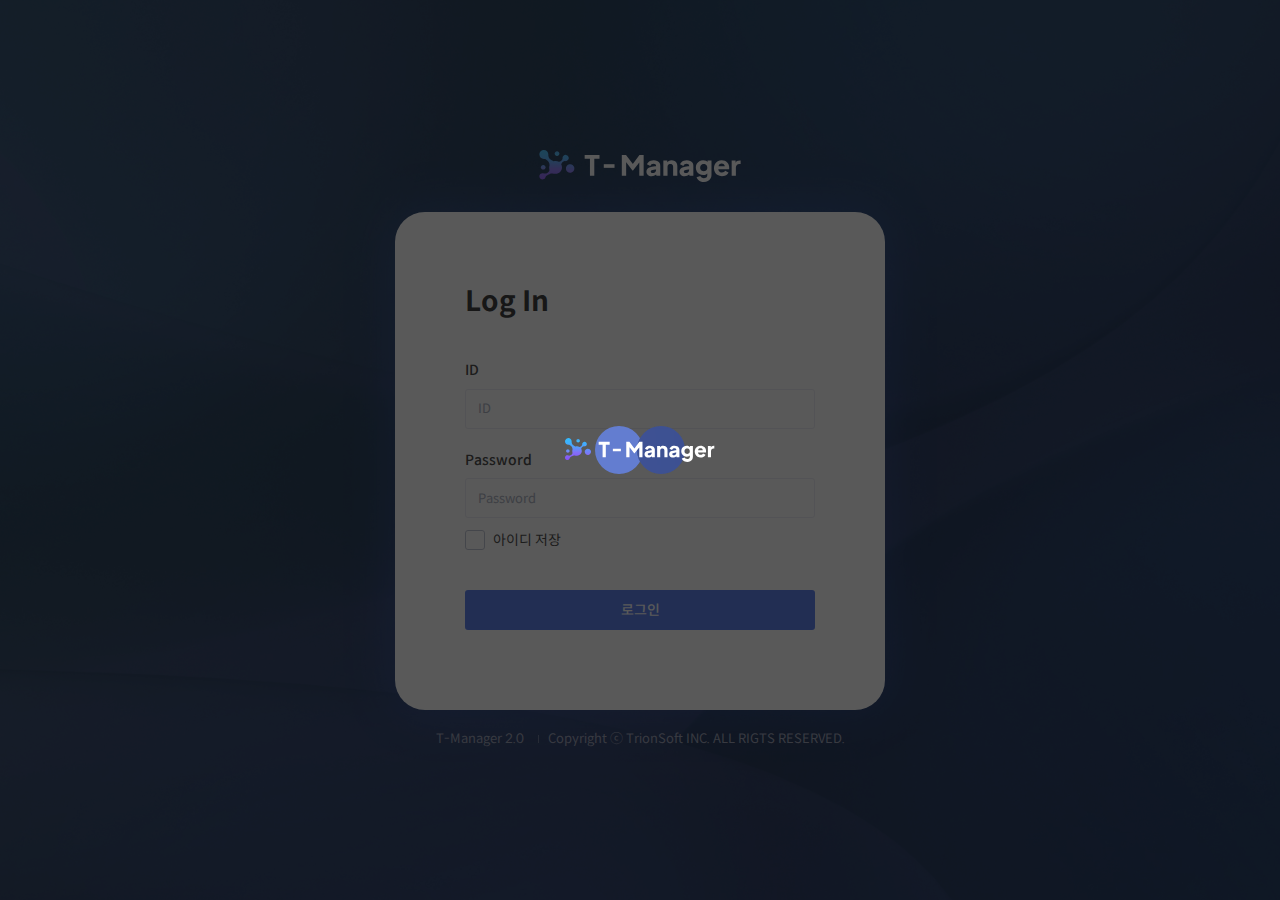
<file: html/login/login.html>
<!DOCTYPE html>
<html lang="ko">
<head>
<meta charset="utf-8">
<meta http-equiv="X-UA-Compatible" content="IE=edge, chrome=1">
<meta name="viewport" content="width=1200"/>
<link rel="canonical" href="">
<link rel="shortcut icon" type="image/x-icon" href="">
<meta name="keywords" content="">
<meta name="description" content="">
<meta property="og:title" content=""/>
<meta property="og:url" content="" />
<meta property="og:image" content="" />
<meta property="og:site_name" content=""/>
<meta property="og:description" content="" />
<title>T-Manager</title>
<link rel="stylesheet" type="text/css" href="../../assets/css/normalize.css" />
<link rel="stylesheet" type="text/css" href="../../assets/css/common.css" />
<link rel="stylesheet" type="text/css" href="../../assets/css/content.css" />
<link rel="stylesheet" type="text/css" href="../../assets/css/jquery-ui.css" />
<link rel="stylesheet" type="text/css" href="../../assets/css/simplebar.css" />
<script src="../../assets/js/jquery-3.4.1.min.js"></script>
<script src="../../assets/js/jquery-ui.min.js"></script>
<script src="../../assets/js/simplebar.min.js"></script>
<script src="../../assets/js/common.js"></script>
</head>
<body>

<script>
//로딩 화면 예제
function showLoading(){
    loading('show');
    //ajax db loading...
    setTimeout(() => {
        //loaded
        loading('hide');
    }, "3000");
}
document.addEventListener("DOMContentLoaded", function() {
    showLoading()
});
</script>
<!-- wrap -->
<div id="layout" class="center login">
	<h1 id="header_h1">T-Manager</h1>
	
	<hr class="hide" />	

    <div class="center_box">
        <div class="logo"><img src="../../assets/images/logo_login.svg" alt="T-Manager"></div>
        <div class="center_body">
            <form action="">
                <h2>Log In</h2>
                <div class="form_row">
                    <div class="form_item">
                        <div class="tit">ID</div>
                        <div class="cnt">
                            <div class="input_group">
                                <input type="text" placeholder="ID" id="login_id">
                            </div>
                        </div>
                    </div>
                    <div class="form_item">
                        <div class="tit">Password</div>
                        <div class="cnt">
                            <div class="input_group">
                                <input type="password" placeholder="Password" id="login_password">
                            </div>
                        </div>
                    </div>
                </div>
                <div class="save_id">
                    <label class="checkbox">
                        <input type="checkbox">
                        <span class="ck_icon"></span>
                        아이디 저장
                    </label>
                </div>
                <div class="form_btns">
                    <button type="submit" class="btn btn_xl btn_submit">로그인</button>
                </div>
            </form>
        </div>
        <div class="center_footer">
            <span class="ver">T-Manager 2.0</span>
            <span class="copy">Copyright ⓒ TrionSoft INC. ALL RIGTS RESERVED.</span>
        </div>
    </div>
</div>

</body>
</html>
</file>
<file: assets/css/common.css>
@charset "utf-8";
@import url('./SpoqaHanSansNeo.css');

::selection {
  background-color: #111725;
  color: #FFFFFF;
}
* {
  margin: 0;
  padding: 0;
  vertical-align: top;
  -webkit-box-sizing: border-box;
  -moz-box-sizing: border-box;
  box-sizing: border-box;
}
html{font-size:62.5%;}
body{font-size:1.4rem;}
html,body{width:100%;height:100%;
  -webkit-text-size-adjust : none;  /* 크롬, 사파리, 오페라 신버전 */
  -ms-text-size-adjust : none;  /* IE */
  -moz-text-size-adjust : none;  /* 파이어폭스 */
  -o-text-size-adjust : none;  /* 오페라 구버전 */
}
body, th, td, input, select, textarea, button, code, kbd, pre, samp {
  font-family: 'Spoqa Han Sans Neo', "-apple-system", BlinkMacSystemFont, "Malgun Gothic", "맑은 고딕", Roboto, Helvetica, Arial, sans-serif;
  color: #444;
  line-height:1.4;
}

ul, ol, dl {
  list-style: none;
}

h1, h2, h3, h4, h5, h6, strong, th {
  font-weight: normal;
}

b {
  font-weight: bold;
}

a {
    color: inherit;
    text-decoration: none;
    display: inline-block;
}
a:active, a:hover {
    text-decoration: none;
}
img{max-width:100%;}
input[type="text"],input[type="password"],textarea{-webkit-appearance: none;-moz-appearance: none;appearance: none;border-radius: 0px;}
select{border-radius:0;}
.hide {
  display: none
}
button{cursor:pointer;}
input:-webkit-autofill{-webkit-box-shadow: 0 0 0 1000px transparent inset;}
input:-webkit-autofill, input:-webkit-autofill:hover, input:-webkit-autofill:focus, input:-webkit-autofill:active{transition: background-color 5000s ease-in-out 0s !important;}
.clearfix{zoom:1}
.clearfix:after, .clearfix:before{display:table;content:"";}
.clearfix:after{clear: both;}

/* vertical align */
.align_top{vertical-align:top}
.align_middle{vertical-align:middle}
.align_bottom{vertical-align:bottom}

/* text align */
.align_center{text-align:center !important}
.align_left{text-align:left !important}
.align_right{text-align:right !important}

/* display */
.hide {display:none !important;}
.screen_hide{position: absolute;text-indent: -9999px;width: 0;height: 0;font-size: 0;line-height: 0;overflow: hidden;}
.sound_only {
  display: inline-block !important;
  position: absolute;
  top: 0;
  left: 0;
  margin: 0 !important;
  padding: 0 !important;
  font-size: 0;
  line-height: 0;
  border: 0 !important;
  overflow: hidden !important
}

#skip_to_container a {z-index:100000;position:absolute;top:0;left:0;width:1px;height:1px;font-size:0;line-height:0;overflow:hidden}
#skip_to_container a:focus, #skip_to_container a:active {width:100%;height:75px;background:#21272e;color:#fff;font-size:2em;font-weight:bold;text-align:center;text-decoration:none;line-height:3.3em}

.bold{font-weight:600;}
label{cursor:pointer;}
input:read-only{cursor: default;}
input:read-only:focus{outline: none;}
.container {max-width:1000px;margin-left:auto;margin-right:auto;}
.container:after{clear: both;display: table;content: "";*display: block;*overflow: hidden}
.container:before{display: table;content: "";*display: block;*overflow: hidden}

@media screen and (max-width: 1000px) {
}

.checkbox{position:relative;overflow:hidden;padding-left:2.8rem;min-height:2rem;font-size:1.4rem;color:#333;margin-right:1.5rem;display:inline-block;line-height:2rem;}
.checkbox.single{padding-left:2rem;margin-right:0;} 
.checkbox input{position:absolute;left:-999em;top:0;}
.checkbox .ck_icon{position:absolute;left:0;top:0;width:2rem;height:2rem;background-position: center center;background-repeat: no-repeat;}
.checkbox input[type="checkbox"] + .ck_icon{background-image: url("data:image/svg+xml,%3Csvg width='20' height='20' viewBox='0 0 20 20' fill='none' xmlns='http://www.w3.org/2000/svg'%3E%3Crect x='0.5' y='0.5' width='19' height='19' rx='2.5' fill='white' stroke='%23BABFCF'/%3E%3C/svg%3E%0A");}
.checkbox input[type="radio"] + .ck_icon{border-radius:50%;border:1px solid #BABFCF;}
.checkbox input[type="checkbox"]:checked + .ck_icon{background-image: url("data:image/svg+xml,%3Csvg width='20' height='20' viewBox='0 0 20 20' fill='none' xmlns='http://www.w3.org/2000/svg'%3E%3Crect width='20' height='20' rx='3' fill='%234670EC'/%3E%3Cpath d='M15.6364 6L7.63636 14L4 10.3636' stroke='white' stroke-width='2' stroke-linecap='round' stroke-linejoin='round'/%3E%3C/svg%3E%0A");}
.checkbox input[type="radio"]:checked + .ck_icon{background-image: url("data:image/svg+xml,%3Csvg width='18' height='18' viewBox='0 0 18 18' fill='none' xmlns='http://www.w3.org/2000/svg'%3E%3Ccircle cx='9' cy='9' r='8.5' fill='%233581F2' stroke='%233581F2'/%3E%3Cpath d='M14 9C14 11.7614 11.7614 14 9 14C6.23858 14 4 11.7614 4 9C4 6.23858 6.23858 4 9 4C11.7614 4 14 6.23858 14 9Z' fill='white'/%3E%3C/svg%3E%0A");}
.checkbox input[type="checkbox"]:disabled + .ck_icon{background-image: url("data:image/svg+xml,%3Csvg width='20' height='20' viewBox='0 0 20 20' fill='none' xmlns='http://www.w3.org/2000/svg'%3E%3Crect x='0.5' y='0.5' width='19' height='19' rx='2.5' fill='%23F7F8FC' stroke='%23DDE0EA'/%3E%3C/svg%3E%0A");}
.checkbox input[type="checkbox"]:checked:disabled + .ck_icon{background-image: url("data:image/svg+xml,%3Csvg width='20' height='20' viewBox='0 0 20 20' fill='none' xmlns='http://www.w3.org/2000/svg'%3E%3Crect width='20' height='20' rx='3' fill='%23BABFCF'/%3E%3Cpath d='M15.6364 6L7.63636 14L4 10.3636' fill='%23BABFCF'/%3E%3Cpath d='M15.6364 6L7.63636 14L4 10.3636' stroke='white' stroke-width='2' stroke-linecap='round' stroke-linejoin='round'/%3E%3C/svg%3E%0A");}

select{padding-right: 3rem;-webkit-appearance: none;-moz-appearance: none;appearance: none;background-repeat: no-repeat;background-position: right center;background-image: url("data:image/svg+xml,%3Csvg width='16' height='16' viewBox='0 0 16 16' fill='none' xmlns='http://www.w3.org/2000/svg'%3E%3Cpath d='M13.354 6.35375L8.35403 11.3538C8.30759 11.4002 8.25245 11.4371 8.19175 11.4623C8.13105 11.4874 8.06599 11.5004 8.00028 11.5004C7.93457 11.5004 7.86951 11.4874 7.80881 11.4623C7.74811 11.4371 7.69296 11.4002 7.64653 11.3538L2.64653 6.35375C2.55271 6.25993 2.5 6.13269 2.5 6C2.5 5.86732 2.55271 5.74007 2.64653 5.64625C2.74035 5.55243 2.8676 5.49973 3.00028 5.49973C3.13296 5.49973 3.26021 5.55243 3.35403 5.64625L8.00028 10.2931L12.6465 5.64625C12.693 5.5998 12.7481 5.56295 12.8088 5.53781C12.8695 5.51267 12.9346 5.49973 13.0003 5.49973C13.066 5.49973 13.131 5.51267 13.1917 5.53781C13.2524 5.56295 13.3076 5.5998 13.354 5.64625C13.4005 5.69271 13.4373 5.74786 13.4625 5.80856C13.4876 5.86925 13.5006 5.93431 13.5006 6C13.5006 6.0657 13.4876 6.13076 13.4625 6.19145C13.4373 6.25215 13.4005 6.3073 13.354 6.35375Z' fill='black'/%3E%3C/svg%3E%0A");}

.l{margin-right:auto;}
.r{margin-left:auto;}

.mt_0{margin-top:0rem;}
.mt_5{margin-top:0.5rem;}
.mt_10{margin-top:1rem;}
.mt_15{margin-top:1.5rem;}
.mt_20{margin-top:2rem;}
.mt_25{margin-top:2.5rem;}
.mt_30{margin-top:3rem;}
.mb_0{margin-bottom:0rem;}
.mb_5{margin-bottom:0.5rem;}
.mb_10{margin-bottom:1rem;}
.mb_15{margin-bottom:1.5rem;}
.mb_20{margin-bottom:2rem;}
.mb_25{margin-bottom:2.5rem;}
.mb_30{margin-bottom:3rem;}
.mr_0{margin-right:0rem;}
.mr_5{margin-right:0.5rem;}
.mr_10{margin-right:1rem;}
.mr_15{margin-right:1.5rem;}
.mr_20{margin-right:2rem;}
.mr_25{margin-right:2.5rem;}
.mr_30{margin-right:3rem;}
.ml_0{margin-left:0rem;}
.ml_5{margin-left:0.5rem;}
.ml_10{margin-left:1rem;}
.ml_15{margin-left:1.5rem;}
.ml_20{margin-left:2rem;}
.ml_25{margin-left:2.5rem;}
.ml_30{margin-left:3rem;}
</file>
<file: assets/css/content.css>
@charset "utf-8";
#layout.center{align-items: center;justify-content: center;min-width:53rem;}
#layout.login{background-color: #102751;background-position: center center;background-size: cover;background-image: url('../images/login_bg.jpg');}
#layout.login .center_box{width:49rem;}
.center_box{margin-top:4rem;margin-bottom:4rem;}
.center_box .logo{margin-bottom:3rem;text-align: center;}
.center_box .logo img{}
.center_box .center_body{border-radius:3rem;background-color: #fff;padding:7rem 7rem 8rem;box-shadow:0 0 5rem rgba(52,103,255,.25);}
.center_box .center_body h2{color:#222;font-size:2.8rem;font-weight:700;margin-bottom:4rem;}
.center_footer{text-align: center;margin-top:2rem;}
.center_footer .ver{color:#9096AE;font-size:1.3rem;position: relative;}
.center_footer .copy{color:#9096AE;font-size:1.3rem;position: relative;}
.center_footer .ver + .copy{margin-left:2.1rem;}
.center_footer .ver + .copy:before{content:"";position: absolute;left:-1rem;top:50%;margin-top:-0.4rem;width:1px;height:0.8rem;background-color:#EAECF3;opacity:0.3;}
.form_row{}
.form_row .form_item{}
.form_row .form_item + .form_item{margin-top:2.2rem;}
.form_row .form_item .tit{color:#333;font-size:1.4rem;font-weight: 500;margin-bottom:0.8rem;}
.form_row .form_item .cnt{}
.form_row .form_item .cnt input[type="text"],
.form_row .form_item .cnt input[type="password"],
.form_row .form_item .cnt input[type="tel"],
.form_row .form_item .cnt input[type="email"]{height:4rem;color:#333;}
.form_row .form_item .cnt input::placeholder{color:#A2A8B9;opacity: 1;}
.save_id{margin-top:1.2rem;}
.form_btns{margin-top:4rem;display:flex;}
.form_btns .btn{flex:1 1;}
.form_btns .btn + .btn{margin-left:1rem;}


#layout{min-width:120rem;height:100%;display:flex;background-color: #edeff4;}
#header_h1 {position: absolute;font-size: 0;line-height: 0;overflow: hidden;}
#aside{width:8rem;max-width: 24rem;background-color: #1E2D58;transition: all 0.3s;}
#aside.active{width: 24rem;}
#logo{padding:1.6rem 2.5rem;border-bottom:1px solid rgba(255,255,255,.1);min-height:6rem;}
#logo img{max-width:9999em;}
#aside #logo .large{display:none;}
#aside #logo .small{display:block;margin:0 auto;}
#aside.active #logo .large{display:block;}
#aside.active #logo .small{display:none;}
#content_wrap{flex:1 1 auto;max-height:100%;overflow-y: auto;display:flex;flex-direction: column;}
#header{background-color: #081435;display:flex;padding:2rem;min-height:6rem;position: sticky;top:0;z-index:100;}
#menu_toggle{position:relative;width:1.6rem;height:1.6rem;border:0;text-indent:-999em;overflow:hidden;background-position: center center;background-color: transparent;background-repeat: no-repeat;background-image: url("data:image/svg+xml,%3Csvg width='16' height='16' viewBox='0 0 16 16' fill='none' xmlns='http://www.w3.org/2000/svg'%3E%3Cpath d='M1 8H10.3333' stroke='white' stroke-width='2' stroke-linecap='round' stroke-linejoin='round'/%3E%3Cpath d='M1 2H15' stroke='white' stroke-width='2' stroke-linecap='round' stroke-linejoin='round'/%3E%3Cpath d='M1 14H15' stroke='white' stroke-width='2' stroke-linecap='round' stroke-linejoin='round'/%3E%3C/svg%3E%0A");}
#menu_toggle:before{content:"";position: absolute;left:0;top:0;width:100%;height:100%;opacity:0;transition: all 0.3s;background-color:#081435;background-position: center center;background-repeat: no-repeat;background-image: url("data:image/svg+xml,%3Csvg width='16' height='16' viewBox='0 0 16 16' fill='none' xmlns='http://www.w3.org/2000/svg'%3E%3Cg clip-path='url(%23clip0_77_3423)'%3E%3Cpath d='M2.65625 13.6569L13.97 2.34315' stroke='white' stroke-width='2' stroke-linecap='round' stroke-linejoin='round'/%3E%3Cpath d='M2.65625 2.34314L13.97 13.6568' stroke='white' stroke-width='2' stroke-linecap='round' stroke-linejoin='round'/%3E%3C/g%3E%3Cdefs%3E%3CclipPath id='clip0_77_3423'%3E%3Crect width='16' height='16' fill='white'/%3E%3C/clipPath%3E%3C/defs%3E%3C/svg%3E%0A");}
#menu_toggle.active:before{opacity: 1;}
.header_links{display:flex;}
.header_links .item{position: relative;font-size:1.4rem;font-weight:700;color:#fff;}
.header_links .item + .item{margin-left:3rem;}
.header_links .item .header_icon{width:1.6rem;height:1.6rem;margin-right:0.6rem;}
.header_links .item a{display: flex;align-items: center;}
.header_links .item span{position: relative;}
.header_links .item a:hover span:after{content:"";position:absolute;left:0;bottom:0;width:100%;height:1px;background-color: #fff;}
#nav{padding:2rem 1rem;white-space: nowrap;}
#nav > ul{}
#nav > ul > li{}
#nav > ul > li + li{margin-top:1.2rem;}
#nav > ul > li > a{display:flex;justify-content: center;align-items: center;min-height:4rem;padding:1rem 1.2rem;color:#fff;font-size:1.4rem;font-weight:700;border-radius:0.6rem;position: relative;transition: all 0.3s;}
#nav > ul > li > a span{display:none;margin-left:0.8rem;}
#nav > ul > li > a:before{content:"";display:none;transition:all 0.3s;position:absolute;right:1.2rem;top:50%;margin-top:-0.6rem;width:1.2rem;height:1.2rem;background-position: center center;background-repeat: no-repeat;background-image: url("data:image/svg+xml,%3Csvg width='6' height='10' viewBox='0 0 6 10' fill='none' xmlns='http://www.w3.org/2000/svg'%3E%3Cpath d='M1.5 1.5L5 5L1.5 8.5' stroke='white' stroke-width='1.5' stroke-linecap='round' stroke-linejoin='round'/%3E%3C/svg%3E%0A");}
#nav > ul > li > ul{max-height: 0;overflow: hidden;padding:0 2.1rem 0 3.4rem;}
#nav > ul > li > ul > li{}
#nav > ul > li > ul > li > a{displaY:block;opacity:0.6;font-size:1.3rem;font-weight:500;padding:0.7rem 1.1rem;color:#fff;position: relative;transition: all 0.3s;}
#nav > ul > li > ul > li > a.active{opacity:1;}
#nav > ul > li > ul > li > a:hover{opacity: 1;}
#nav > ul > li > ul > li > a:before{content:"";position: absolute;left:0;top:50%;width:0.5rem;height: 0.5rem;border:1px solid #fff;margin-top:-0.2rem;border-radius: 50%;box-sizing: border-box;transition: all 0.3s}
#nav > ul > li > ul > li > a.active:before{background-color: #fff;}
#nav > ul > li.active{}
#nav > ul > li.active > a{background-color: #4670EC;}
#nav .nav_icon{opacity:0.6;} 
#nav .active .nav_icon{opacity:1;}
#nav > ul > li > a:hover .nav_icon{opacity: 1;}
#aside.active #nav > ul > li > a:hover{background-color: #27386A;}
#aside.active #nav > ul > li.active > a:hover{background-color: #4670EC;}
#aside.active #nav > ul > li > a{justify-content: start;}
#aside.active #nav > ul > li > a span{display:block;}
#aside.active #nav > ul > li.open > ul{max-height: 500px;transition:all 0.5s ;margin-top:1.2rem;}
#aside.active #nav > ul > li > a:before{display:block;}
#aside.active #nav > ul > li.open > a:before{transform:rotate(90deg);}
#aside.active #nav > ul > li > ul{transition:all 0.5s;}

#aside:hover{width: 24rem;}
#aside:hover #logo .large{display:block;}
#aside:hover #logo .small{display:none;}
#aside:hover #nav > ul > li > a:hover{background-color: #27386A;}
#aside:hover #nav > ul > li.active > a:hover{background-color: #4670EC;}
#aside:hover #nav > ul > li > a{justify-content: start;}
#aside:hover #nav > ul > li > a span{display:block;}
#aside:hover #nav > ul > li.open > ul{max-height: 500px;transition:all 0.5s ;margin-top:1.2rem;}
#aside:hover #nav > ul > li > a:before{display:block;}
#aside:hover #nav > ul > li.open > a:before{transform:rotate(90deg);}
#aside:hover #nav > ul > li > ul{transition:all 0.5s;}

#content{padding:3rem 2rem 8rem 2rem;}
.page_title{display:flex;margin-bottom:2rem;}
.page_title h2{color:#222;font-size:2rem;font-weight:700;}
.page_title .page_history{margin-left:auto;display:flex;align-items: center;}
.page_title .page_history .item{color:#5D647A;font-size:1.3rem;position: relative;}
.page_title .page_history .item + .item{margin-left:2.2rem;}
.page_title .page_history .item + .item:before{content:"";position: absolute;left:-1.7rem;top:50%;margin-top:-0.6rem;width:1.2rem;height:1.2rem;background-position: center center;background-repeat: no-repeat;background-image: url("data:image/svg+xml,%3Csvg width='12' height='12' viewBox='0 0 12 12' fill='none' xmlns='http://www.w3.org/2000/svg'%3E%3Cpath d='M5 3L7.5 5.5L5 8' stroke='%23BABFCF' stroke-linecap='round' stroke-linejoin='round'/%3E%3C/svg%3E%0A");}
.page_title .page_history .item:last-child{color:#4670EC;font-weight: 500;}

#footer{background-color: #fff;margin-top:auto;padding:2.1rem 0;display: flex;justify-content: center;align-items: center;width:100%;}
#footer span{color:#9096AE;font-size:1.3rem;position: relative;}
#footer span + span{margin-left:2.1rem;}
#footer span + span:before{content:"";position: absolute;left:-1rem;top:50%;margin-top:-0.4rem;width:1px;height:0.8rem;background-color:#EAECF3;}

input[type="text"],
input[type="email"],
input[type="password"],
input[type="tel"]{}
select{}
textarea{}

.w_box{background-color: #fff;border-radius:1rem;box-shadow:1rem 1rem 1rem rgba(30,45,88,.05);}

.list_search{padding:0.8rem 1.6rem;display:flex;margin-bottom:2rem;}
.list_search .ls_title{min-width:8.2rem;color:#222;font-size:1.4rem;font-weight:700;position: relative;margin-right:3rem;padding-right:1rem;padding-top:1rem;padding-bottom:1rem;}
.list_search .ls_title::after{content:"";position: absolute;right:0;top:1.3rem;width:1px;height:1rem;background-color: #EAECF3;}
.list_search .ls_content{flex:1 1 auto;display:flex;flex-wrap: wrap;}
.list_search .ls_content > .item{margin-right:3rem;margin-top:0.4rem;margin-bottom:0.4rem;display:flex;}
.list_search .ls_content > .item .tit{padding:0.8rem 1rem 0.6rem 0.8rem;color:#222;font-size:1.3rem;font-weight:500;position: relative;}
.list_search .ls_content > .item .tit:before{content:"";position: absolute;left:0;top:50%;margin-top:-0.2rem;width:0.3rem;height:0.3rem;border-radius: 50%;background-color: #5D647A;}
.list_search .ls_content > .item .cnt{}
.list_search .ls_content > .item .cnt .input_group{width: 14.4rem;;}
.list_search .ls_content > .btns{margin-top:0.4rem;margin-bottom:0.4rem;}
.input_group{display:flex;align-items: center;}
.input_group input[type="text"],
.input_group input[type="email"],
.input_group input[type="password"],
.input_group input[type="tel"]{flex:1 1 auto;width:1%;}
.input_group select{flex:1 1 auto;width:1%;}
.input_group .custom_select{flex:1 1 auto;width:1%;}
input[type="text"],
input[type="email"],
input[type="password"],
input[type="tel"]{border:1px solid #EAECF3;border-radius:0.3rem;background-color: #fff;color:#333;font-size:1.3rem;padding-left:1.2rem;height:3.2rem;}
select{-webkit-appearance: none;-moz-appearance: none;appearance: none;border:1px solid #EAECF3;border-radius:0.3rem;background-color: #fff;color:#333;font-size:1.3rem;padding-left:1.2rem;height:3.2rem;padding-right:3.2rem;
background-position: right 1.1rem center;background-repeat: no-repeat;background-image: url("data:image/svg+xml,%3Csvg width='10' height='10' viewBox='0 0 10 10' fill='none' xmlns='http://www.w3.org/2000/svg'%3E%3Cpath d='M8.5 3.5L5 7L1.5 3.5' stroke='%23333333' stroke-width='1.5' stroke-linecap='round' stroke-linejoin='round'/%3E%3C/svg%3E%0A");}
.custom_select{position: relative;}
.custom_select .select_selected{display:block;width:100%;border:1px solid #EAECF3;border-radius:0.3rem;background-color: #fff;color:#333;font-size:1.3rem;text-align: left;padding-left:1.2rem;height:3.2rem;white-space: nowrap;padding-right:3.8rem;
background-position: right 1.1rem center;background-repeat: no-repeat;background-image: url("data:image/svg+xml,%3Csvg width='10' height='10' viewBox='0 0 10 10' fill='none' xmlns='http://www.w3.org/2000/svg'%3E%3Cpath d='M8.5 3.5L5 7L1.5 3.5' stroke='%23333333' stroke-width='1.5' stroke-linecap='round' stroke-linejoin='round'/%3E%3C/svg%3E%0A");}
.custom_select .options{max-height: 20rem;display: none;position: absolute;z-index:100;left:0;top:3.3rem;width:100%;border:1px solid #EAECF3;border-radius:0.3rem;background-color: #fff;color:#333;font-size:1.3rem;box-shadow:0.5rem 0.5rem 1.5rem rgba(0,0,0,.05);}
.custom_select .options.top{top:auto;bottom:3.3rem;}
.custom_select .options .item{margin:0;display:block;}
.custom_select .options .item a{display: block;padding:0.8rem 1.2rem;}
.custom_select .options .item a.active{background-color: #F7F8FC;color:#4670EC;}
.custom_select .options .item a:hover{background-color: #F7F8FC;}
.custom_select .options .btns{}
.custom_select .options .btns .btn{}
.custom_select.bottom .options{top:auto;bottom:3.3rem;}

input[type="text"]:focus,
input[type="email"]:focus,
input[type="password"]:focus,
input[type="tel"]:focus,
select:focus,
.select_selected:focus{border:1px solid #4670EC !important;outline: none;}

input[type="text"]:read-only:focus,
input[type="email"]:read-only:focus,
input[type="password"]:read-only:focus,
input[type="tel"]:read-only:focus,
select:read-only:focus,
input[type="text"]:disabled:focus,
input[type="email"]:disabled:focus,
input[type="password"]:disabled:focus,
input[type="tel"]:disabled:focus,
select:disabled:focus,
.select_selected:disabled:focus{border:0 !important;outline: none;}

.btn{border:0;font-weight:500;border-radius: 0.3rem;white-space: nowrap;display:inline-flex;align-items: center;justify-content: center;}
.btn.btn_xl{height:4rem;font-size:1.4rem;padding:0 1.2rem;}
.btn.btn_lg{height:3.6rem;font-size:1.4rem;padding:0 1.2rem;}
.btn.btn_md{height:3.2rem;font-size:1.3rem;padding:0 1.2rem;}
.btn.btn_sm{height:2.4rem;font-size:1.2rem;padding:0 0.8rem;}
.btn.btn_lg img{margin-right:0.6rem;}
.btn.btn_md img{margin-right:0.6rem;}
.btn.btn_sm img{margin-right:0.3rem;}
.btn.btn_submit{background-color: #4670EC;color:#fff;}
.btn.btn_white{background-color: #fff;border:1px solid #DDE0EA;color:#464E67;}
.btn.btn_gray{background-color: #F9F9F9;color:#464E67;}
.btn.btn_danger{background-color: #ED516D;color:#fff;}

.btn.btn_submit:hover{background-color: #315EE1;}
.btn.btn_white:hover{border:1px solid #464E67;}
.btn.btn_gray:hover{background-color: #E9EFFF;}
.btn.btn_danger:hover{background-color: #EB3E5D;}

.design_scroll {max-height: 30rem;}
.design_scroll .simplebar-track {opacity: 1 !important;}
.design_scroll .simplebar-scrollbar:before {opacity: 1 !important;}
html .simplebar-vertical .simplebar-scrollbar:before{background-color: #BABFCF;left:7px;right:0;top:4px;bottom:4px;}
html .simplebar-horizontal .simplebar-scrollbar:before{background-color: #BABFCF;left:4px;right:4px;top:7px;bottom:0;}

.row{display:flex;flex-wrap:wrap;}
.col_auto {flex: 0 0 auto;width: auto;}
.col_1 {flex: 0 0 auto;width: calc(8.33333333% - 1rem);}
.col_2 {flex: 0 0 auto;width: calc(16.66666667% - 1rem);}
.col_3 {flex: 0 0 auto;width: calc(25% - 1rem);}
.col_4 {flex: 0 0 auto;width: calc(33.33333333% - 1rem);}
.col_5 {flex: 0 0 auto;width: calc(41.66666667% - 1rem);}
.col_5_5 {flex: 0 0 auto;width: calc(45.83333334% - 1rem);}
.col_6 {flex: 0 0 auto;width: calc(50% - 1rem);}
.col_7 {flex: 0 0 auto;width: calc(58.33333333% - 1rem);}
.col_8 {flex: 0 0 auto;width: calc(66.66666667% - 1rem);}
.col_9 {flex: 0 0 auto;width: calc(75% - 1rem);}
.col_10 {flex: 0 0 auto;width: calc(83.33333333% - 1rem);}
.col_11 {flex: 0 0 auto;width: calc(91.66666667% - 1rem);}
.col_12 {flex: 0 0 auto;width: 100%;}
.row > [class ^="col"] + [class ^="col"]{margin-left:2rem;}
.row + .row{margin-top:2rem;}

.card_header{padding:1.4rem 1.6rem;border-bottom:1px solid #EDEFF4;display:flex;}
.card_header .card_title{color:#222;font-size:1.4rem;font-weight:700;white-space: nowrap;margin-right:2rem;padding:0.8rem 0;}
.card_header .r{text-align:right;}
.card_header .r *{text-align:left;}
.card_header .r .btn{margin-left:0.1rem;margin-top:0.2rem;margin-bottom:0.2rem;}
.card_body{padding:1.6rem;}

.table_wrap{position: relative;}
.table_list{color:#333;font-size:1.3rem;}
.table_list table{width:100%;border-collapse: collapse;}
.table_list table thead{}
.table_list table thead th{background-color: #DFE3EC;font-size:1.2rem;font-weight:700;padding:1.2rem;text-align: left;height:4.1rem;white-space: nowrap;}
.table_list table thead.dblue th{background-color: #081435;color:#fff;}
.table_list table tbody td{background-color: #fff;padding:0.6rem 1.2rem;text-align: left;height:3.6rem;vertical-align: middle;border-bottom: 1px solid #EAECF3;}
.table_list table tbody td{}
.table_list table tbody td .btn{margin:1px;width: max-content;}
.table_list table tbody tr{position: relative;background-color:#fff;}
.table_list table tbody tr.active{background-color: #F7F8FC;}
.table_list table tbody tr.bg_red{background-color: #FFF2F5;}
.table_list table tbody tr.active td{background-color: #F7F8FC;}
.table_list table tbody tr.active td:first-child:before{content:"";position: absolute;left:0;top:0;width:100%;height:2px;background-color: #4670EC;}
.table_list table tbody tr.active td:first-child:after{content:"";position: absolute;left:0;top:0;width:2px;height:100%;background-color: #4670EC;}
.table_list table tbody tr.active td:last-child:before{content:"";position: absolute;right:0;top:0;width:2px;height:100%;background-color: #4670EC;}
.table_list table tbody tr.active td:last-child:after{content:"";position: absolute;left:0;bottom:0;width:100%;height:2px;background-color: #4670EC;}
.table_list table tbody .bg_red td{background-color: #FFF2F5;color:#ED516D;}
.thead_fixed{overflow-y: auto;}
.thead_fixed table thead tr{position: sticky;top: 0;z-index: 1;}
.thead_fixed table thead th{}
.thead_fixed .simplebar-track.simplebar-vertical{margin-top:4.2rem;}
.table_nowrap{white-space: nowrap;}
.table_line{border-left:1px solid #EAECF3;border-right:1px solid #EAECF3;position: relative;}
.table_line:before{content:"";position:absolute;z-index:10;;left:0;top:0;width: 100%;height: 1px;background-color: #EAECF3;}
.table_line:after{content:"";position:absolute;z-index:10;;left:0;bottom:0;width: 100%;height: 1px;background-color: #EAECF3;}
.table_line table{}
.table_line table thead th{border-right:1px solid #EAECF3;border-bottom:1px solid #EAECF3;}
.table_line table thead th:last-child{border-right:0;}
.table_line table tbody td{border-right: 1px solid #EAECF3;}
.table_line table tbody td:last-child{border-right:0;}
.table_line table tbody tr:last-child td{border-bottom:0;}
.thead_light table thead th{background-color:#F7F8FA;}
.bg_active,
.bg_active td{background-color: #F7F8FC !important;}
.link{color:#3562E4;text-decoration: underline;}
.link:hover{text-decoration: underline;}
.status_circle{font-weight:500;font-size:1.2rem;display: inline-block;padding-left: 1.5rem;position: relative;white-space: nowrap;vertical-align: middle;color:#333;}
.status_circle:before{content:"";position: absolute;left:0.2rem;top:50%;margin-top:-0.5rem;width:0.8rem;height:0.8rem;border-radius: 50%;background-color: #ccc;}
.status_circle.green:before{background-color: #00B07B;}
.status_circle.red:before{background-color: #F64665;}
.status_circle.blue:before{background-color: #537BED;}
.status_text{display:inline-block;padding:0.35rem 0.5rem;border-radius:0.3rem;font-size:1.2rem;font-weight:500;}
.status_text.red{color:#F64665;background-color: #f0dde1;}
.status_text.green{color:#00B07B;background-color: #ECF9F5;}
.status_text.blue{color:#537BED;background-color: #F2F6FF;}
.status_text2{display:inline-block;margin-right:0.4rem;padding:0.35rem 0.5rem;border-radius:0.3rem;font-size:1.2rem;font-weight:500;font-size:1rem;padding:0.2rem 0.4rem;border-radius:3rem;min-width:3.6rem;text-align: center;}
.status_text2.all{color:#fff;background-color: #081435;}
.status_text2.on{color:#fff;background-color: #4670EC;}
.status_text2.stop {color:#fff;background-color: #BABFCF;}
.status_text2.lg{font-size:1.2rem;padding:0.4rem 1rem;min-width:4.3rem;}
.count_num{display: inline-block;padding:0.2rem 0.8rem;border-radius:2rem;font-size:1rem;font-weight:500;color:#00B07B;background-color:#ECF9F5;margin-left:0.5rem;vertical-align: middle;}

.check_control{position: relative;color:#fff;font-size:1.1rem;font-weight:500;overflow:hidden;display: inline-block;}
.check_control input{position: absolute;left:-999em;}
.check_control .checked_data{padding:0.4rem 1.1rem 0.5rem 2.5rem;border-radius: 3rem;background-color: #BABFCF;transition: all 0.2s;position: relative;height:2.4rem;}
.check_control .checked_data:hover{background-color: #a9afc4;}
.check_control .checked_data:before{content:"";position:absolute;left:0.3rem;top:50%;margin-top:-0.9rem;width:1.8rem;height:1.8rem;background-color: #fff;border-radius: 50%;transition: all 0.2s;}
.check_control .checked_data span{white-space: nowrap;}
.check_control .checked_data .data_checked{display:none;}
.check_control .checked_data .data_unchecked{display:block;}
.check_control input:checked{}
.check_control input:checked + .checked_data{background-color: #4670EC;padding:0.4rem 2.5rem 0.5rem 1.1rem;}
.check_control input:checked + .checked_data:before{left:calc(100% - 2.1rem);}
.check_control input:checked + .checked_data .data_checked{display:block;}
.check_control input:checked + .checked_data .data_unchecked{display:none;}

.list_action{display:flex;flex-wrap:wrap;align-items: center;margin-top:1.6rem;}

.paging_select{display:flex;align-items: center;}
.paging_select .custom_select{margin-right:1rem;}
.paging_select .custom_select .select_selected{background-color: #F7F8FC;border:1px solid #F7F8FC;}
.paging_select .page_status{font-size:1.3rem;color:#333;}

.paging{text-align: center;display:flex;justify-content: center;}
.paging a{color:#333;font-size:1.3rem;line-height:2.9rem;min-width:2.8rem;height:2.8rem;padding:0 0.3rem;text-align: center;}
.paging a:hover,.paging a.pg:hover{background-color: #F7F8FC;}
.paging a.pg{width:2.8rem;height:2.8rem;background-color: #fff;text-indent:-999em;overflow:hidden;background-position: center center;background-repeat: no-repeat;}
.paging a.active{background-color: #537BED;color: #fff;border-radius:0.3rem;}
.paging a.active:hover{text-decoration: none;cursor:default;}

.paging a.pg.first{background-image: url("data:image/svg+xml,%3Csvg width='10' height='10' viewBox='0 0 10 10' fill='none' xmlns='http://www.w3.org/2000/svg'%3E%3Cpath d='M9.26796 8.53542L5.73242 4.99989L9.26796 1.46436' stroke='%23333333' stroke-width='1.2' stroke-linecap='round' stroke-linejoin='round'/%3E%3Cpath d='M4.26796 8.53542L0.732422 4.99989L4.26796 1.46436' stroke='%23333333' stroke-width='1.2' stroke-linecap='round' stroke-linejoin='round'/%3E%3C/svg%3E%0A");}
.paging a.pg.prev{background-image: url("data:image/svg+xml,%3Csvg width='6' height='10' viewBox='0 0 6 10' fill='none' xmlns='http://www.w3.org/2000/svg'%3E%3Cpath d='M4.76796 8.53542L1.23242 4.99989L4.76796 1.46436' stroke='%23333333' stroke-width='1.2' stroke-linecap='round' stroke-linejoin='round'/%3E%3C/svg%3E%0A");}
.paging a.pg.next{background-image: url("data:image/svg+xml,%3Csvg width='6' height='10' viewBox='0 0 6 10' fill='none' xmlns='http://www.w3.org/2000/svg'%3E%3Cpath d='M1.23204 1.46458L4.76758 5.00011L1.23204 8.53564' stroke='%23333333' stroke-width='1.2' stroke-linecap='round' stroke-linejoin='round'/%3E%3C/svg%3E%0A");}
.paging a.pg.end{background-image: url("data:image/svg+xml,%3Csvg width='10' height='10' viewBox='0 0 10 10' fill='none' xmlns='http://www.w3.org/2000/svg'%3E%3Cpath d='M0.732533 1.46433L4.26807 4.99987L0.732533 8.5354' stroke='%23333333' stroke-width='1.2' stroke-linecap='round' stroke-linejoin='round'/%3E%3Cpath d='M5.73253 1.46433L9.26807 4.99987L5.73253 8.5354' stroke='%23333333' stroke-width='1.2' stroke-linecap='round' stroke-linejoin='round'/%3E%3C/svg%3E%0A");}

.paging a.pg.first.disabled{background-image: url("data:image/svg+xml,%3Csvg width='10' height='10' viewBox='0 0 10 10' fill='none' xmlns='http://www.w3.org/2000/svg'%3E%3Cpath d='M9.26796 8.53542L5.73242 4.99989L9.26796 1.46436' stroke='%23A8ABB4' stroke-width='1.2' stroke-linecap='round' stroke-linejoin='round'/%3E%3Cpath d='M4.26796 8.53542L0.732422 4.99989L4.26796 1.46436' stroke='%23A8ABB4' stroke-width='1.2' stroke-linecap='round' stroke-linejoin='round'/%3E%3C/svg%3E%0A");}
.paging a.pg.prev.disabled{background-image: url("data:image/svg+xml,%3Csvg width='6' height='10' viewBox='0 0 6 10' fill='none' xmlns='http://www.w3.org/2000/svg'%3E%3Cpath d='M4.76796 8.53542L1.23242 4.99989L4.76796 1.46436' stroke='%23A8ABB4' stroke-width='1.2' stroke-linecap='round' stroke-linejoin='round'/%3E%3C/svg%3E%0A");}
.paging a.pg.next.disabled{background-image: url("data:image/svg+xml,%3Csvg width='6' height='10' viewBox='0 0 6 10' fill='none' xmlns='http://www.w3.org/2000/svg'%3E%3Cpath d='M1.23204 1.46458L4.76758 5.00011L1.23204 8.53564' stroke='%23A8ABB4' stroke-width='1.2' stroke-linecap='round' stroke-linejoin='round'/%3E%3C/svg%3E%0A");}
.paging a.pg.end.disabled{background-image: url("data:image/svg+xml,%3Csvg width='10' height='10' viewBox='0 0 10 10' fill='none' xmlns='http://www.w3.org/2000/svg'%3E%3Cpath d='M0.732533 1.46433L4.26807 4.99987L0.732533 8.5354' stroke='%23A8ABB4' stroke-width='1.2' stroke-linecap='round' stroke-linejoin='round'/%3E%3Cpath d='M5.73253 1.46433L9.26807 4.99987L5.73253 8.5354' stroke='%23A8ABB4' stroke-width='1.2' stroke-linecap='round' stroke-linejoin='round'/%3E%3C/svg%3E%0A");}
.paging a.pg.disabled{cursor:default;}
.paging a.pg.disabled:hover{background-color: transparent;}

.loading {display: none;position: fixed;z-index:99999;top: 0;left: 0;width: 100%;height: 100%;background-color: rgb(18 18 18 / 70%);justify-content: center;align-items: center;}
.loading.active {display: flex;}
.loading:after{content:"";position:absolute;width:150px;height:30px;left:50%;top:50%;transform: translate(-50%,-50%);background-position: center center;background-repeat: no-repeat;background-size:contain;background-image: url('../images/logo.svg');}
.loading_inner {width: 7rem;  height: 48px;  position: relative;  animation: split 1s ease-in infinite alternate;}
.loading_inner::before , .loading_inner::after {content: '';position: absolute;height: 48px;width: 48px;border-radius: 50%;left: 0;
top: 0;transform: translateX(-10px);background: rgb(103 138 249);opacity: 0.75;backdrop-filter: blur(20px);}
.loading_inner::after {left: auto;right: 0;background: rgb(52, 78, 165);transform: translateX(10px);}
@keyframes split {
0% , 25%{ width: 5rem }
100%{ width: 17rem }
}


.layer_popup{position:fixed;left:0;top:0;z-index:2000;width:100%;height:100%;display:none;align-items: center;justify-content: center;}
.layer_box{position:relative;z-index:100;width:calc(100% - 4rem);max-height:calc(100% - 2.5rem);background-color: #fff;border-radius:1rem;}
.layer_box .layer_header{padding:1.9rem 1.6rem;position: relative;border-bottom:1px solid #EDEFF4;}
.layer_box .layer_title{padding-right:5rem;color:#222;font-size:1.4rem;font-weight:700;}
.layer_box .layer_close{position:absolute;right:1.2rem;top:1.6rem;width:2.4rem;height:2.4rem;border:0;background-color: transparent;text-indent:-999em;overflow:hidden;background-repeat:no-repeat;background-position:center center;background-image: url("data:image/svg+xml,%3Csvg width='16' height='16' viewBox='0 0 16 16' fill='none' xmlns='http://www.w3.org/2000/svg'%3E%3Cg clip-path='url(%23clip0_77_5535)'%3E%3Cpath d='M2.65625 13.6569L13.97 2.34315' stroke='%23BABFCF' stroke-width='2' stroke-linecap='round' stroke-linejoin='round'/%3E%3Cpath d='M2.65625 2.34314L13.97 13.6568' stroke='%23BABFCF' stroke-width='2' stroke-linecap='round' stroke-linejoin='round'/%3E%3C/g%3E%3Cdefs%3E%3CclipPath id='clip0_77_5535'%3E%3Crect width='16' height='16' fill='white'/%3E%3C/clipPath%3E%3C/defs%3E%3C/svg%3E%0A");}
.layer_box .layer_close:hover{background-image: url("data:image/svg+xml,%3Csvg width='16' height='16' viewBox='0 0 16 16' fill='none' xmlns='http://www.w3.org/2000/svg'%3E%3Cg clip-path='url(%23clip0_77_5535)'%3E%3Cpath d='M2.65625 13.6569L13.97 2.34315' stroke='%239FA9C8' stroke-width='2' stroke-linecap='round' stroke-linejoin='round'/%3E%3Cpath d='M2.65625 2.34314L13.97 13.6568' stroke='%239FA9C8' stroke-width='2' stroke-linecap='round' stroke-linejoin='round'/%3E%3C/g%3E%3Cdefs%3E%3CclipPath id='clip0_77_5535'%3E%3Crect width='16' height='16' fill='white'/%3E%3C/clipPath%3E%3C/defs%3E%3C/svg%3E%0A");}
.layer_box .layer_body{padding:1.6rem;}
.layer_box .layer_body + .layer_body{border-top:1rem solid #EDEFF4;}
.layer_box .layer_footer{border-top:1px solid #EDEFF4;padding:1.6rem 1.6rem 2rem;display:flex;align-items: center;}
.layer_box .lf_btns{display:flex;justify-content: end;margin-left:auto;}
.layer_box .lf_btns .btn{margin-left:1rem;}
.layer_popup .layer_bg{position:fixed;left:0;top:0;z-index:1;width:100%;height:100%;background-color: rgba(0,0,0,.52);}

.table_form{color:#333;font-size:1.3rem;}
.table_form table{width:100%;border-collapse: collapse;border:1px solid #EAECF3;}
.table_form table tbody th{background-color: #F7F8FA;padding:0.8rem 1.2rem;text-align: left;height:3.6rem;color:#333;font-size:1.2rem;font-weight:700;vertical-align: middle;border-bottom: 1px solid #EAECF3;border-right:1px solid #EAECF3;}
.table_form table tbody td{background-color: #fff;text-align: left;height:3.6rem;vertical-align: middle;border-bottom: 1px solid #EAECF3;}
.table_form table tbody td{}
.table_form table tbody td .btn{margin:1px;width: max-content;}
.table_form table tbody td + th{border-left:1px solid #EAECF3;}
.table_form .input_group{width:100%;}
.table_form input[type="text"],
.table_form input[type="password"],
.table_form input[type="tel"],
.table_form input[type="email"],
.table_form select,
.table_form .custom_select .select_selected{height:3.6rem;color:#333;border-radius: 0;border:1px solid #fff;}
.table_form input::placeholder{color:#A2A8B9;opacity: 1;}
.table_form .input_group input + .btn,
.table_form .input_group select + .btn{margin:0.6rem 1.2rem 0.6rem 0.4rem;}
.table_form input[type="text"]:focus,
.table_form input[type="email"]:focus,
.table_form input[type="password"]:focus,
.table_form input[type="tel"]:focus,
.table_form select:focus,
.table_form .select_selected:focus{outline:none !important;border:1px solid #4670EC !important;}
.table_form input[type="text"]:read-only,
.table_form input[type="email"]:read-only,
.table_form input[type="password"]:read-only,
.table_form input[type="tel"]:read-only{color:#777;}

.table_form input[type="text"]:read-only:focus,
.table_form input[type="email"]:read-only:focus,
.table_form input[type="password"]:read-only:focus,
.table_form input[type="tel"]:read-only:focus,
.table_form select:read-only:focus,
.table_form input[type="text"]:disabled:focus,
.table_form input[type="email"]:disabled:focus,
.table_form input[type="password"]:disabled:focus,
.table_form input[type="tel"]:disabled:focus,
.table_form select:disabled:focus,
.table_form .select_selected:disabled:focus{border:1px solid #fff !important;outline: none !important;}
.table_form .custom_select .options{top:3.7rem;}


.text_alert{color:#222;font-size:1.4rem;font-weight: 500;position: relative;padding-left:2.1rem;}
.text_alert:before{content:"";position: absolute;width:1.6rem;height: 1.6rem;left:0;top:0;background-position: center center;background-repeat: no-repeat;background-image: url("data:image/svg+xml,%3Csvg width='16' height='16' viewBox='0 0 16 16' fill='none' xmlns='http://www.w3.org/2000/svg'%3E%3Cg clip-path='url(%23clip0_84_9168)'%3E%3Cpath d='M8 15C11.866 15 15 11.866 15 8C15 4.13401 11.866 1 8 1C4.13401 1 1 4.13401 1 8C1 11.866 4.13401 15 8 15Z' stroke='%23ED516D' stroke-width='1.5' stroke-linecap='round' stroke-linejoin='round'/%3E%3Cpath d='M8 5.19995V7.99995' stroke='%23ED516D' stroke-width='1.5' stroke-linecap='round' stroke-linejoin='round'/%3E%3Cpath d='M8 10.8H8.007' stroke='%23ED516D' stroke-width='1.5' stroke-linecap='round' stroke-linejoin='round'/%3E%3C/g%3E%3Cdefs%3E%3CclipPath id='clip0_84_9168'%3E%3Crect width='16' height='16' fill='white'/%3E%3C/clipPath%3E%3C/defs%3E%3C/svg%3E%0A");}

.simple_search{display:flex;margin-bottom:1.6rem;}
.simple_search form{display:flex;width:100%;}
.simple_search form > .item{margin-right:1rem;display:flex;}
.simple_search .item.auto{flex:1 1 auto;}
.simple_search .item.auto .cnt .input_group{width: 100%;}
.simple_search .item .tit{padding:0.8rem 1rem 0.6rem 0.8rem;color:#222;font-size:1.3rem;font-weight:500;white-space: nowrap;position: relative;}
.simple_search .item .tit:before{content:"";position: absolute;left:0;top:50%;margin-top:-0.2rem;width:0.3rem;height:0.3rem;border-radius: 50%;background-color: #5D647A;}

.simple_search .item .cnt{width:100%;}
.simple_search .item .cnt .input_group{width: 14.4rem;}
.simple_search .item .cnt .input_group > * + *{margin-left:1rem;}
.simple_search form > .item
.simple_search .btns{}

.btn_list{display:flex;}

.file_input{position: relative;overflow:hidden;display:flex;align-items: center;border:1px solid #EAECF3;width:100%;}
.file_input input[type="file"]{position: absolute;left:-9999em;}
.file_input .file_name{flex:1 1 auto;padding-left:1.2rem;padding-right:1.2rem;color:#333;font-size:1.3rem;white-space: nowrap;overflow: hidden;text-overflow: ellipsis;}
.file_input .file_remove{width:2rem;height:2rem;border-radius:50%;text-indent:-999em;overflow:hidden;margin:0 1rem;background-color: #F9F9F9;border:0;background-position: center center;background-repeat: no-repeat;background-size:1rem;background-image: url("data:image/svg+xml,%3Csvg width='16' height='16' viewBox='0 0 16 16' fill='none' xmlns='http://www.w3.org/2000/svg'%3E%3Cg clip-path='url(%23clip0_84_8181)'%3E%3Cpath d='M2.65625 13.6567L13.97 2.34303' stroke='%23727685' stroke-width='2' stroke-linecap='round' stroke-linejoin='round'/%3E%3Cpath d='M2.65625 2.34326L13.97 13.657' stroke='%23727685' stroke-width='2' stroke-linecap='round' stroke-linejoin='round'/%3E%3C/g%3E%3Cdefs%3E%3CclipPath id='clip0_84_8181'%3E%3Crect width='16' height='16' fill='white'/%3E%3C/clipPath%3E%3C/defs%3E%3C/svg%3E%0A");}
.file_input .file_remove:hover{background-color: #E9EFFF;}
.file_input .btn{}
.down{color:#3562E4;display: inline-block;font-size:1.3rem;font-weight:500;padding-right:1.8rem;background-position: right center;background-repeat: no-repeat;background-image: url("data:image/svg+xml,%3Csvg width='16' height='16' viewBox='0 0 16 16' fill='none' xmlns='http://www.w3.org/2000/svg'%3E%3Cpath d='M13.5 9.33398V11.7784C13.5 12.1026 13.3712 12.4135 13.142 12.6427C12.9128 12.8719 12.6019 13.0007 12.2778 13.0007H3.72222C3.39807 13.0007 3.08719 12.8719 2.85798 12.6427C2.62877 12.4135 2.5 12.1026 2.5 11.7784V9.33398' stroke='%233562E4' stroke-width='1.5' stroke-linecap='round' stroke-linejoin='round'/%3E%3Cpath d='M4.94336 6.2793L7.99892 9.33485L11.0545 6.2793' stroke='%233562E4' stroke-width='1.5' stroke-linecap='round' stroke-linejoin='round'/%3E%3Cpath d='M8 9.33333V2' stroke='%233562E4' stroke-width='1.5' stroke-linecap='round' stroke-linejoin='round'/%3E%3C/svg%3E%0A");}
.down:hover{text-decoration: underline;}

.i_info{width:1.6rem;height:1.6rem;display:inline-block;position: relative;}
.i_info:before{cursor:pointer;content:"";position:absolute;left:0;top:0;width:1.6rem;height:1.6rem;background-position: center center;background-repeat: no-repeat;background-image: url("data:image/svg+xml,%3Csvg width='16' height='16' viewBox='0 0 16 16' fill='none' xmlns='http://www.w3.org/2000/svg'%3E%3Cpath d='M8 14C11.3137 14 14 11.3137 14 8C14 4.68629 11.3137 2 8 2C4.68629 2 2 4.68629 2 8C2 11.3137 4.68629 14 8 14Z' stroke='%235D647A' stroke-width='1.5' stroke-linecap='round' stroke-linejoin='round'/%3E%3Cpath d='M8 10.4V8' stroke='%235D647A' stroke-width='1.5' stroke-linecap='round' stroke-linejoin='round'/%3E%3Cpath d='M8 5.59998H8.0056' stroke='%235D647A' stroke-width='1.5' stroke-linecap='round' stroke-linejoin='round'/%3E%3C/svg%3E%0A");}
.i_info.white:before{background-image: url("data:image/svg+xml,%3Csvg width='16' height='16' viewBox='0 0 16 16' fill='none' xmlns='http://www.w3.org/2000/svg'%3E%3Cpath d='M8 14C11.3137 14 14 11.3137 14 8C14 4.68629 11.3137 2 8 2C4.68629 2 2 4.68629 2 8C2 11.3137 4.68629 14 8 14Z' stroke='white' stroke-width='1.5' stroke-linecap='round' stroke-linejoin='round'/%3E%3Cpath d='M8 10.4V8' stroke='white' stroke-width='1.5' stroke-linecap='round' stroke-linejoin='round'/%3E%3Cpath d='M8 5.6001H8.0056' stroke='white' stroke-width='1.5' stroke-linecap='round' stroke-linejoin='round'/%3E%3C/svg%3E%0A");}
.i_info > div{display:none;position:absolute;z-index:60;border:1px solid #5D647A;border-radius:0.5rem;background-color: #fff;padding:1.2rem;z-index:10;color:#5D647A;font-size:1.2rem;width:16rem;word-break: keep-all;white-space: normal;font-weight: 400;}
.i_info > div:before{content:"";position:absolute;width:1.2rem;height:1.2rem;border-left:1px solid #5D647A;border-top:1px solid #5D647A;background-color: #fff;}
.i_info:hover > div{display:block;}
.i_info > div.type1{right:2.7rem;top:-0.8rem;}
.i_info > div.type1:before{transform:rotate(135deg);right:-0.7rem;top:0.8rem;}
.i_info > div.type2{right:2.7rem;top:50%;transform: translate(0,-50%);}
.i_info > div.type2:before{transform:rotate(135deg) translate(0,-50%);right:-0.3rem;top:50%;margin-top:-1.2rem;}
.i_info > div.type3{right:2.7rem;bottom:-0.8rem;}
.i_info > div.type3:before{transform:rotate(135deg);right:-0.7rem;bottom:0.8rem;}

.i_info > div.type4{left:2.7rem;top:-0.8rem;}
.i_info > div.type4:before{transform:rotate(-45deg);left:-0.7rem;top:0.8rem;}
.i_info > div.type5{left:2.7rem;top:50%;transform: translate(0,-50%);}
.i_info > div.type5:before{transform:rotate(-45deg) translate(0,-50%);left:-0.3rem;top:50%;margin-top:-0.3rem;}
.i_info > div.type6{left:2.7rem;bottom:-0.8rem;}
.i_info > div.type6:before{transform:rotate(-45deg);left:-0.7rem;bottom:0.8rem;}

.i_info > div.type7{left:50%;top:2.8rem;transform: translate(-50%,0);}
.i_info > div.type7:before{transform:rotate(45deg) translate(-50%, 0);left:50%;top:-0.3rem;margin-left:-0.2rem;}
.i_info > div.type8{right:-0.8rem;top:2.8rem;}
.i_info > div.type8:before{transform:rotate(45deg);right:0.9rem;top:-0.7rem;}
.i_info > div.type9{left:-0.8rem;top:2.8rem;}
.i_info > div.type9:before{transform:rotate(45deg);left:0.8rem;top:-0.7rem;}

.i_info > div.type10{left:50%;bottom:2.8rem;transform: translate(-50%,0);}
.i_info > div.type10:before{transform:rotate(225deg) translate(-50%, 0);left:50%;bottom:-0.3rem;margin-left:-1.1rem;}
.i_info > div.type11{right:-0.8rem;bottom:2.8rem;}
.i_info > div.type11:before{transform:rotate(225deg);right:0.8rem;bottom:-0.7rem;}
.i_info > div.type12{left:-0.8rem;bottom:2.8rem;}
.i_info > div.type12:before{transform:rotate(225deg);left:0.9rem;bottom:-0.7rem;}

.server_slide_item{border-radius:1rem 1rem 0 0;background-color: #DBDFE8;}
.server_slide_item.empty{border-radius:1rem;}
.server_info{}
.server_info .title{background-color: #4670EC;color:#fff;padding:1.4rem 2rem;display: flex;align-items: center;border-radius:1rem 1rem 0 0;}
.server_info .title .name{font-size:1.8rem;font-weight:600;margin-right:1.5rem;}
.server_info .title .name img{vertical-align: middle;margin-right:0.3rem;position: relative;top:-0.1rem;}
.server_info .title .ip{background-color: rgba(0,0,0,.1);padding:0.6rem 1rem;border-radius:0.3rem;font-size:1.4rem;font-weight:600;}
.server_info .service{padding:1.6rem 1.4rem 2rem;background-color: #F5F8FF;position: relative;}
.server_info .service .tit{color:#081435;margin-bottom:1rem;margin-left:0.6rem;font-size:1.6rem;font-weight:600;}
.server_info .service .reset_time{position: absolute;right:2rem;top:1.8rem;color:#5D647A;font-size:1.2rem;font-weight:500;padding-left:1.8rem;background-position: left center;background-repeat: no-repeat;background-image: url("data:image/svg+xml,%3Csvg width='16' height='16' viewBox='0 0 16 16' fill='none' xmlns='http://www.w3.org/2000/svg'%3E%3Cpath d='M8.14062 14C11.4543 14 14.1406 11.3137 14.1406 8C14.1406 4.68629 11.4543 2 8.14062 2C4.82692 2 2.14062 4.68629 2.14062 8C2.14062 11.3137 4.82692 14 8.14062 14Z' stroke='%235D647A' stroke-width='1.5' stroke-linecap='round' stroke-linejoin='round'/%3E%3Cpath d='M8.14062 4.3999V7.9999L10.5406 9.1999' stroke='%235D647A' stroke-width='1.5' stroke-linecap='round' stroke-linejoin='round'/%3E%3C/svg%3E%0A");}
.server_info .service .cnt{display: flex;}
.server_info .service .cnt .item{flex: 1 1;background-color: #fff;padding:1.6rem 0 ;border-radius: 1rem;display: flex;align-items: center;justify-self: center;flex-direction: column;}
.server_info .service .cnt .item + .item{margin-left:0.8rem;}
.server_info .service .cnt .item .status_text2{}
.server_info .service .cnt .item .num{margin-top:1rem;color:#081435;font-size:2.4rem;font-weight:600;}

#content.main_content{padding:4rem 4.8rem;}
.main_wrap{position: relative;}
.main_slider{overflow:hidden;}
.main_wrap .swiper-button-prev,
.main_wrap .swiper-button-next{width:3.2rem;height:10.8rem;background-color: #fff;border-radius:0.5rem;background-repeat: no-repeat;background-position: center center;margin-top:-5.4rem;box-shadow: 0 0 1.5rem rgba(0,0,0,.1);}
.main_wrap .swiper-button-prev{left:-4rem;background-image: url("data:image/svg+xml,%3Csvg width='16' height='28' viewBox='0 0 16 28' fill='none' xmlns='http://www.w3.org/2000/svg'%3E%3Cpath d='M12 24L2 14L12 4' stroke='%23081435' stroke-width='3' stroke-linecap='round' stroke-linejoin='round'/%3E%3C/svg%3E%0A");}
.main_wrap .swiper-button-next{right:-4rem;background-image: url("data:image/svg+xml,%3Csvg width='16' height='28' viewBox='0 0 16 28' fill='none' xmlns='http://www.w3.org/2000/svg'%3E%3Cpath d='M4 24L14 14L4 4' stroke='%23081435' stroke-width='3' stroke-linecap='round' stroke-linejoin='round'/%3E%3C/svg%3E%0A");}
.main_wrap .swiper-button-prev:after,
.main_wrap .swiper-button-next:after{display: none;}
.main_wrap .swiper-button-next.swiper-button-disabled, .main_wrap .swiper-button-prev.swiper-button-disabled{opacity:0.4}

.network_error{position:absolute;left:0;top:4.1rem;z-index:100;width:100%;height:calc(100% - 4.1rem);background-color:rgba(0,0,0,.7);display: flex;align-items: center;justify-content: center;color:#fff;font-size:1.6rem;font-weight:600;}
.network_error.blur{backdrop-filter: blur(2px);}
.network_error .text{display: flex;align-items: center;}
.network_error .text img{margin-right:0.6rem;}
</file>
<file: assets/css/simplebar.css>
[data-simplebar] {
    position: relative;
    flex-direction: column;
    flex-wrap: wrap;
    justify-content: flex-start;
    align-content: flex-start;
    align-items: flex-start;
  }
  
  .simplebar-wrapper {
    overflow: hidden;
    width: inherit;
    height: inherit;
    max-width: inherit;
    max-height: inherit;
  }
  
  .simplebar-mask {
    direction: inherit;
    position: absolute;
    overflow: hidden;
    padding: 0;
    margin: 0;
    left: 0;
    top: 0;
    bottom: 0;
    right: 0;
    width: auto !important;
    height: auto !important;
    z-index: 0;
  }
  
  .simplebar-offset {
    direction: inherit !important;
    box-sizing: inherit !important;
    resize: none !important;
    position: absolute;
    top: 0;
    left: 0;
    bottom: 0;
    right: 0;
    padding: 0;
    margin: 0;
    -webkit-overflow-scrolling: touch;
  }
  
  .simplebar-content-wrapper {
    direction: inherit;
    box-sizing: border-box !important;
    position: relative;
    display: block;
    height: 100%; /* Required for horizontal native scrollbar to not appear if parent is taller than natural height */
    width: auto;
    max-width: 100%; /* Not required for horizontal scroll to trigger */
    max-height: 100%; /* Needed for vertical scroll to trigger */
    overflow: auto;
    scrollbar-width: none;
    -ms-overflow-style: none;
  }
  
  .simplebar-content-wrapper::-webkit-scrollbar,
  .simplebar-hide-scrollbar::-webkit-scrollbar {
    display: none;
    width: 0;
    height: 0;
  }
  
  .simplebar-content:before,
  .simplebar-content:after {
    content: ' ';
    display: table;
  }
  
  .simplebar-placeholder {
    max-height: 100%;
    max-width: 100%;
    width: 100%;
    pointer-events: none;
  }
  
  .simplebar-height-auto-observer-wrapper {
    box-sizing: inherit !important;
    height: 100%;
    width: 100%;
    max-width: 1px;
    position: relative;
    float: left;
    max-height: 1px;
    overflow: hidden;
    z-index: -1;
    padding: 0;
    margin: 0;
    pointer-events: none;
    flex-grow: inherit;
    flex-shrink: 0;
    flex-basis: 0;
  }
  
  .simplebar-height-auto-observer {
    box-sizing: inherit;
    display: block;
    opacity: 0;
    position: absolute;
    top: 0;
    left: 0;
    height: 1000%;
    width: 1000%;
    min-height: 1px;
    min-width: 1px;
    overflow: hidden;
    pointer-events: none;
    z-index: -1;
  }
  
  .simplebar-track {
    z-index: 1;
    position: absolute;
    right: 0;
    bottom: 0;
    pointer-events: none;
    overflow: hidden;
  }
  
  [data-simplebar].simplebar-dragging {
    pointer-events: none;
    -webkit-touch-callout: none;
    -webkit-user-select: none;
    -khtml-user-select: none;
    -moz-user-select: none;
    -ms-user-select: none;
    user-select: none;
  }
  
  [data-simplebar].simplebar-dragging .simplebar-content {
    pointer-events: none;
    -webkit-touch-callout: none;
    -webkit-user-select: none;
    -khtml-user-select: none;
    -moz-user-select: none;
    -ms-user-select: none;
    user-select: none;
  }
  
  [data-simplebar].simplebar-dragging .simplebar-track {
    pointer-events: all;
  }
  
  .simplebar-scrollbar {
    position: absolute;
    left: 0;
    right: 0;
    min-height: 10px;
  }
  
  .simplebar-scrollbar:before {
    position: absolute;
    content: '';
    background: black;
    border-radius: 7px;
    left: 2px;
    right: 2px;
    opacity: 0;
    transition: opacity 0.2s 0.5s linear;
  }
  
  .simplebar-scrollbar.simplebar-visible:before {
    opacity: 0.5;
    transition-delay: 0s;
    transition-duration: 0s;
  }
  
  .simplebar-track.simplebar-vertical {
    top: 0;
    width: 11px;
  }
  
  .simplebar-scrollbar:before {
    top: 2px;
    bottom: 2px;
    left: 2px;
    right: 2px;
  }
  
  .simplebar-track.simplebar-horizontal {
    left: 0;
    height: 11px;
  }
  
  .simplebar-track.simplebar-horizontal .simplebar-scrollbar {
    right: auto;
    left: 0;
    top: 0;
    bottom: 0;
    min-height: 0;
    min-width: 10px;
    width: auto;
  }
  
  /* Rtl support */
  [data-simplebar-direction='rtl'] .simplebar-track.simplebar-vertical {
    right: auto;
    left: 0;
  }
  
  .simplebar-dummy-scrollbar-size {
    direction: rtl;
    position: fixed;
    opacity: 0;
    visibility: hidden;
    height: 500px;
    width: 500px;
    overflow-y: hidden;
    overflow-x: scroll;
    -ms-overflow-style: scrollbar !important;
  }
  
  .simplebar-dummy-scrollbar-size > div {
    width: 200%;
    height: 200%;
    margin: 10px 0;
  }
  
  .simplebar-hide-scrollbar {
    position: fixed;
    left: 0;
    visibility: hidden;
    overflow-y: scroll;
    scrollbar-width: none;
    -ms-overflow-style: none;
  }
</file>
